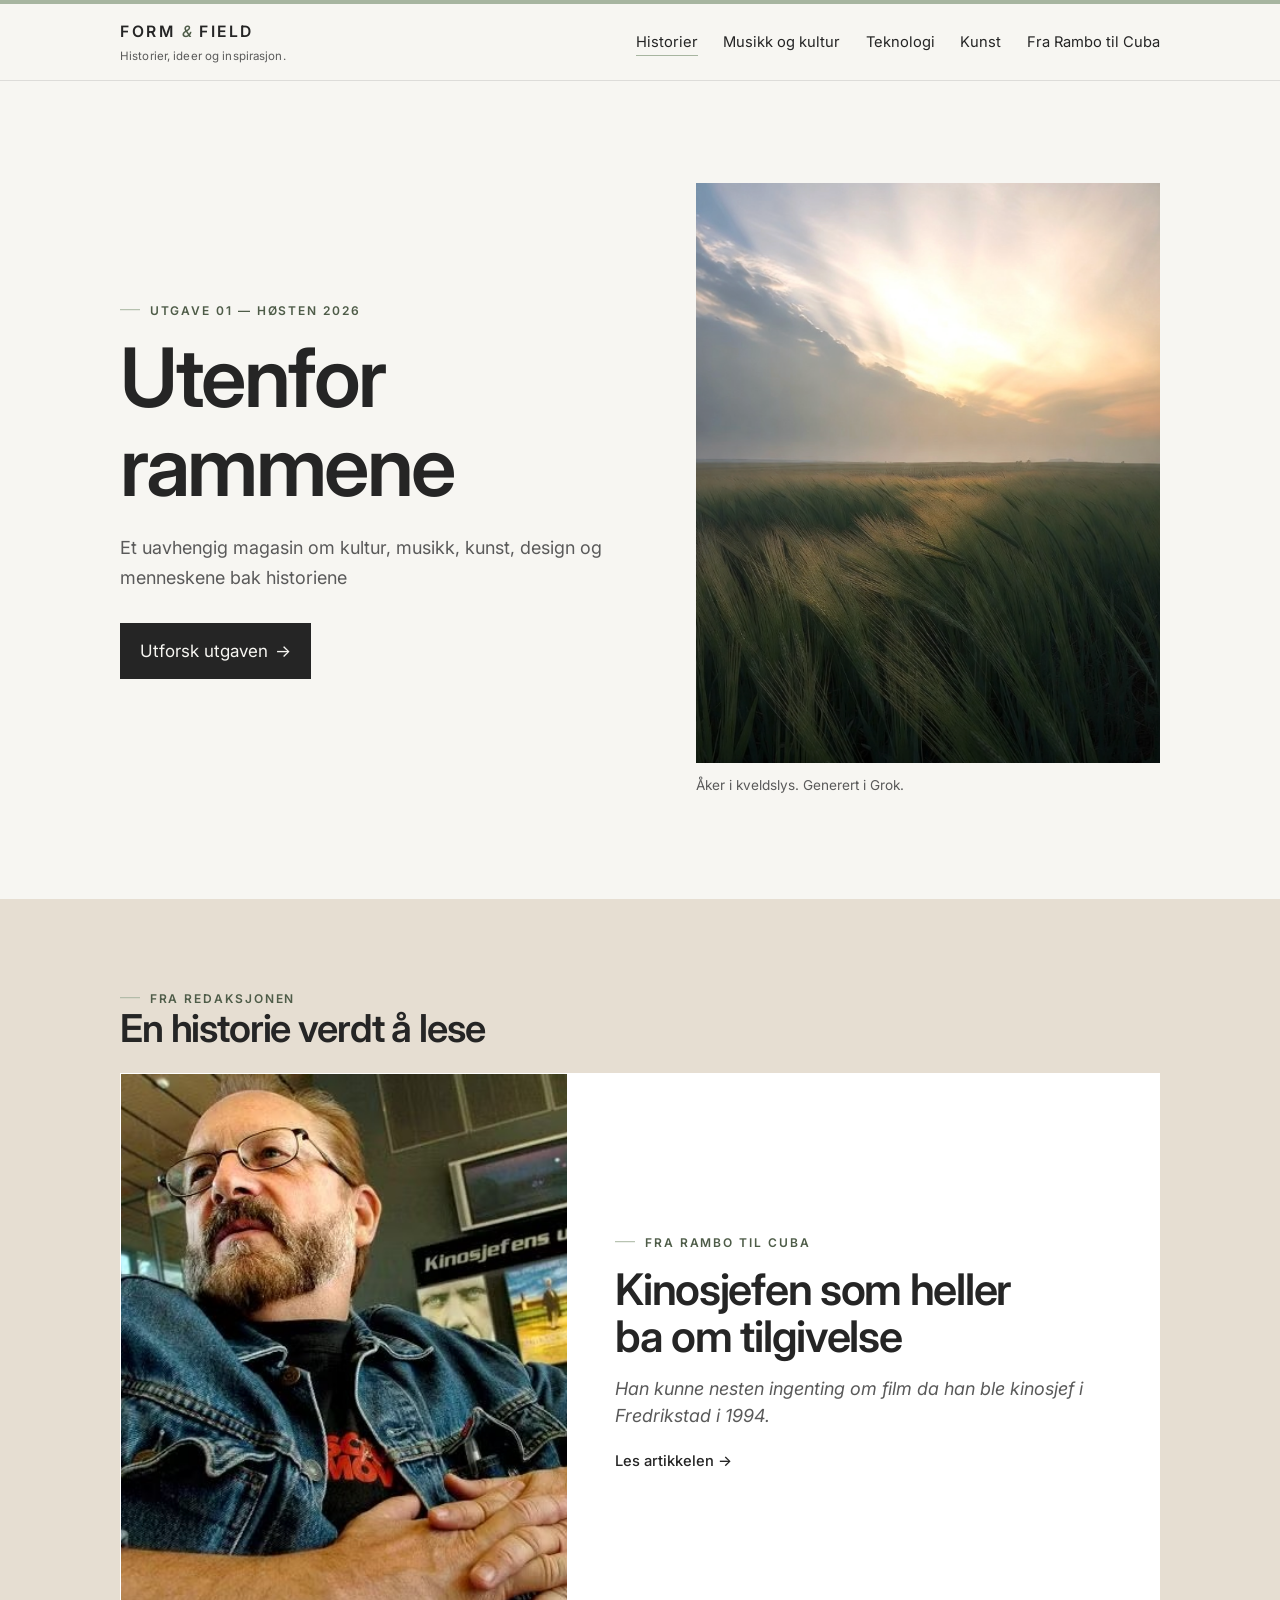
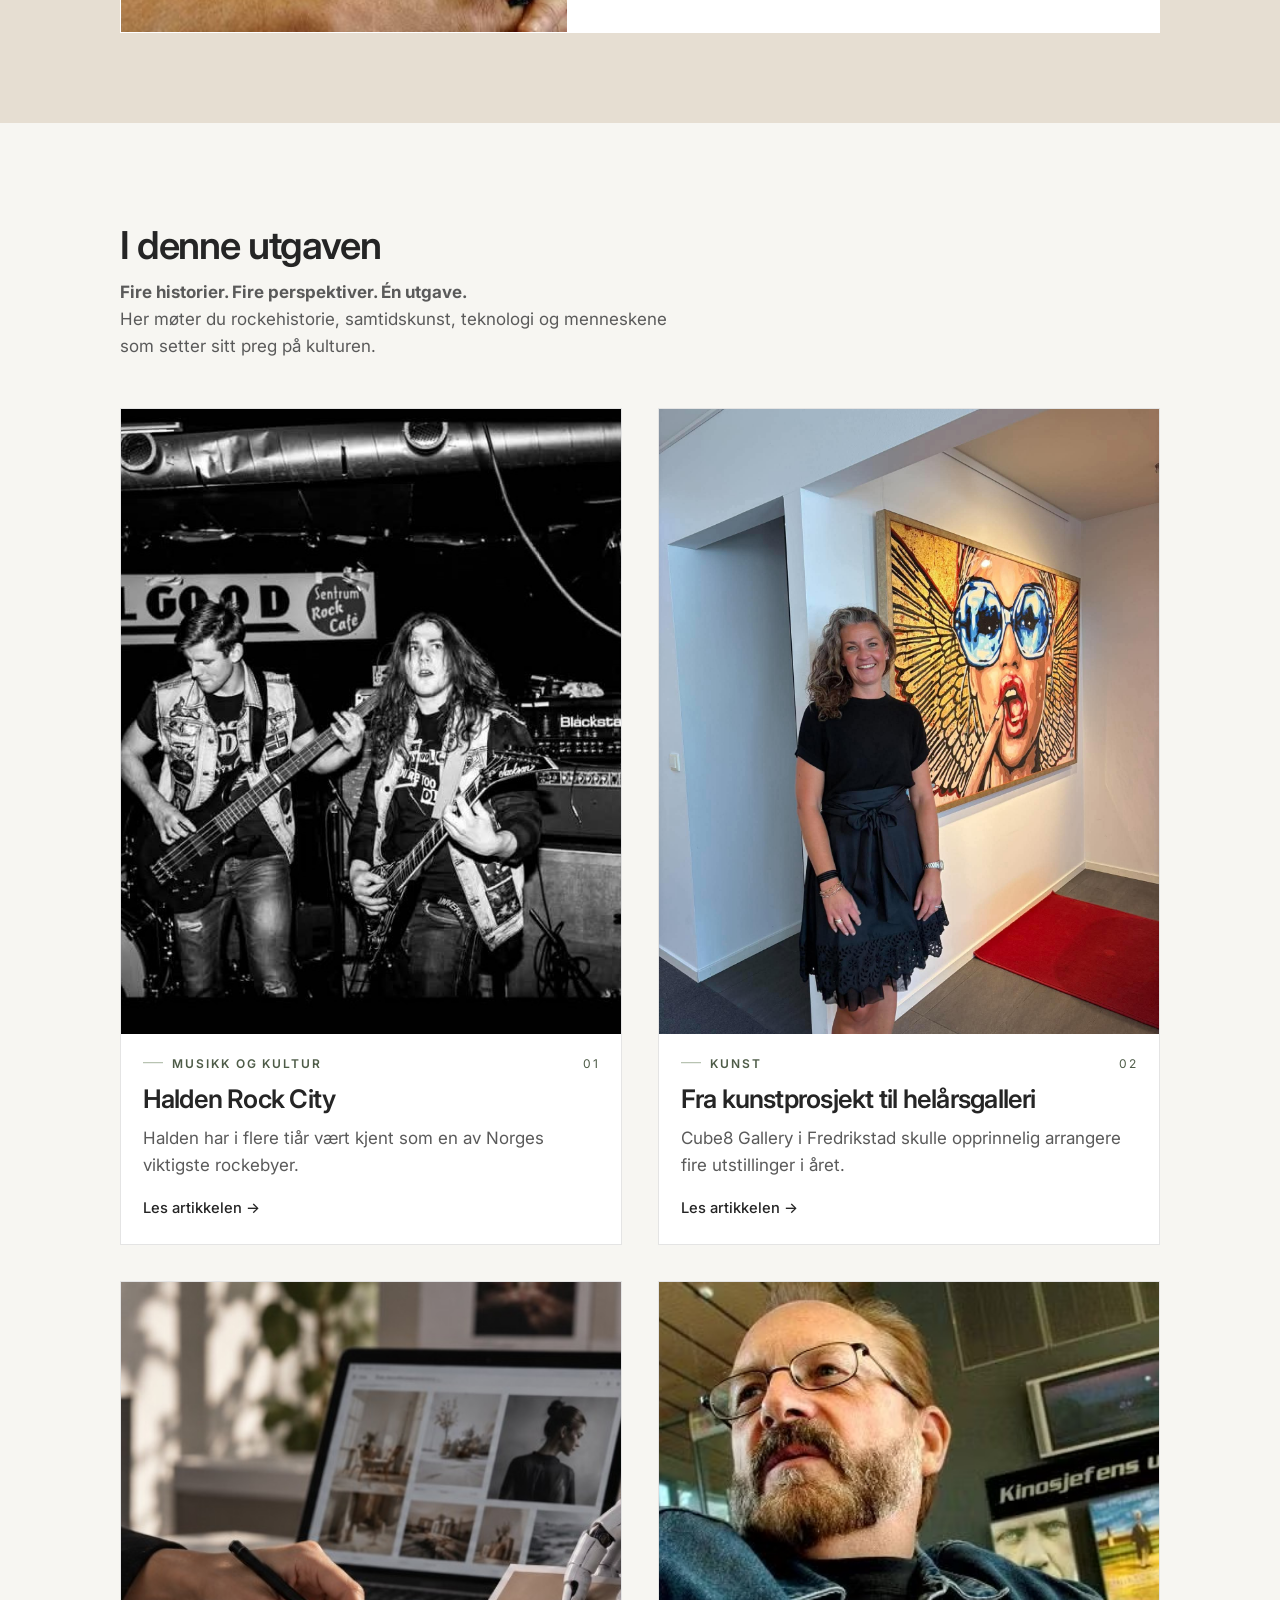
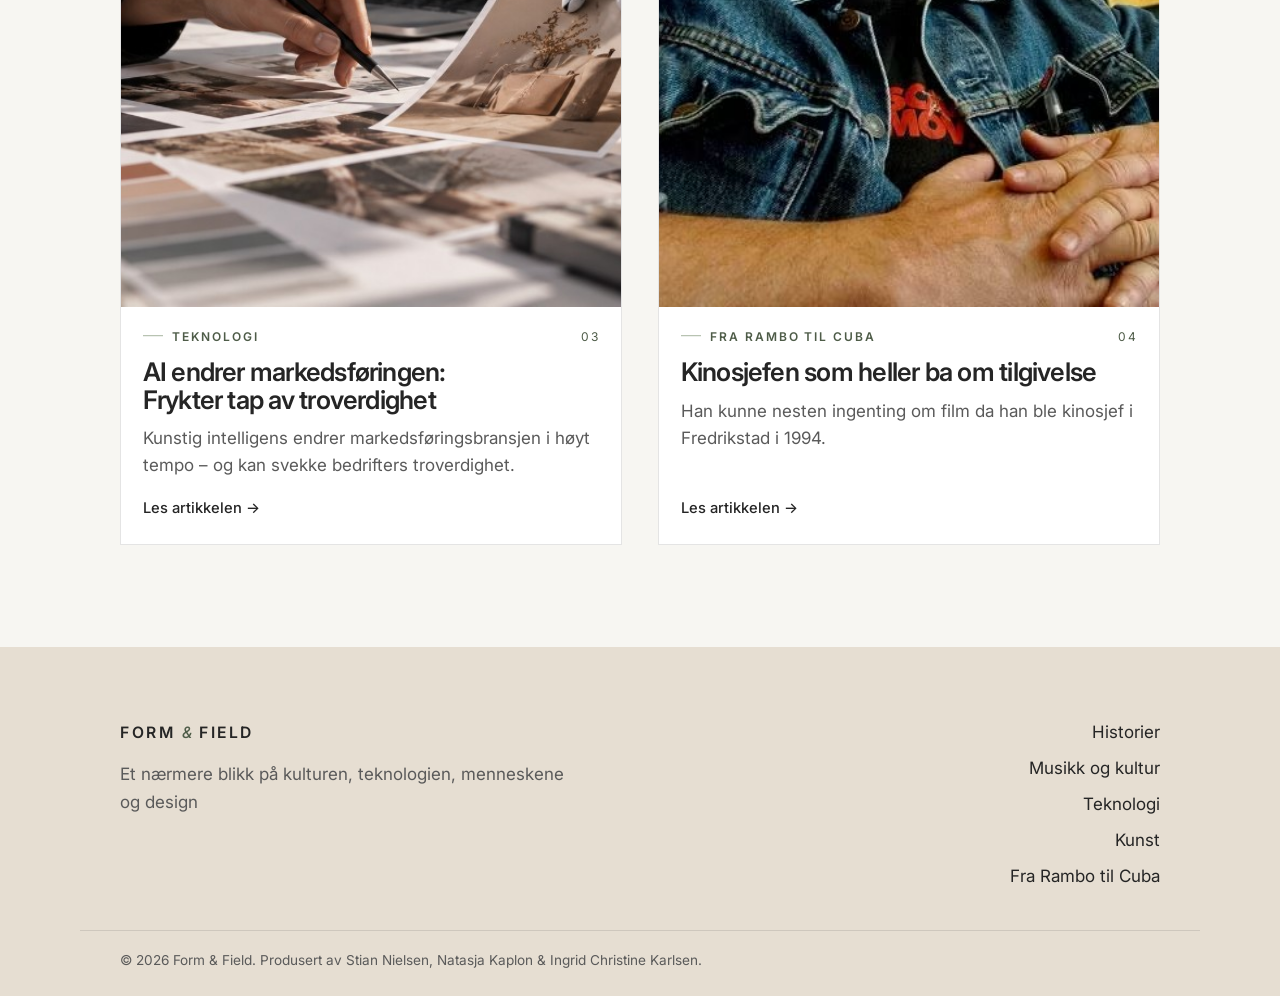
<file: index.html>
<!DOCTYPE html>
<html lang="no">
<head>
  <meta charset="UTF-8">
  <meta name="viewport" content="width=device-width, initial-scale=1">
  <title>Form &amp; Field — Historier, ideer og inspirasjon.</title>
  <meta name="description" content="Form &amp; Field er et uavhengig magasin om kultur, livsstil, design og de stille ideene som finnes i hverdagen.">
  <!-- Lets the mobile menu collapse. Without JavaScript the links stay visible. -->
  <script>document.documentElement.classList.add("js");</script>
  <!-- Inter is the only external file. Offline, the site uses a system sans-serif. -->
  <link rel="preconnect" href="https://fonts.googleapis.com">
  <link rel="preconnect" href="https://fonts.gstatic.com" crossorigin>
  <link href="https://fonts.googleapis.com/css2?family=Inter:ital,wght@0,400;0,500;0,600;0,700;1,400;1,500&display=swap" rel="stylesheet">
  <link rel="stylesheet" href="style.css">
  <link rel="icon" href="images/favicon.svg" type="image/svg+xml">
</head>
<body>
  <a class="skip-link" href="#main">Skip to content</a>

  <header class="site-header">
    <div class="container header-inner">
      <a class="logo" href="index.html" aria-label="Form &amp; Field, home">
        <span class="logo-name">Form <span class="logo-amp">&amp;</span> Field</span>
        <span class="logo-tagline">Historier, ideer og inspirasjon.</span>
      </a>

      <button class="nav-toggle" type="button" aria-expanded="false" aria-controls="site-nav">
        <span class="sr-only">Open menu</span>
        <span class="nav-toggle-bar" aria-hidden="true"></span>
      </button>

      <!-- Point these at a new page if you add more stories later. -->
      <nav class="site-nav" id="site-nav" aria-label="Primary">
        <ul>
          <li><a href="#stories" aria-current="page">Historier</a></li>
          <li><a href="articles/article-culture.html">Musikk og kultur</a></li>
          <li><a href="articles/article-lifestyle.html">Teknologi</a></li>
          <li><a href="articles/article-design.html">Kunst</a></li>
          <li><a href="articles/article-inspiration.html">Fra Rambo til Cuba</a></li>
        </ul>
      </nav>
    </div>
  </header>

  <main id="main">
    <section class="hero" aria-labelledby="hero-title">
      <div class="container hero-grid">
        <div class="hero-copy">
          <p class="kicker">Utgave 01 — høsten 2026</p>
          <h1 id="hero-title">Utenfor rammene</h1>
          <p class="hero-intro">Et uavhengig magasin om kultur, musikk, kunst, design og menneskene bak historiene</p>
          <a class="button" href="#stories">Utforsk utgaven <span class="arrow" aria-hidden="true">→</span></a>
        </div>
        <figure class="hero-figure">
          <div class="media">
            <img src="images/hero-field.png" alt="Et grønt kornåkerlandskap i lavt sollys, med lysstråler gjennom skyer. Bildet er generert i Grok." width="598" height="906">
          </div>
          <figcaption>Åker i kveldslys. Generert i Grok.</figcaption>
        </figure>
      </div>
    </section>

    <section class="featured" aria-labelledby="featured-title">
      <div class="container">
        <div class="section-heading">
          <p class="kicker">Fra redaksjonen</p>
          <h2 id="featured-title">En historie verdt å lese</h2>
        </div>

        <!-- The whole feature is one link, same as the cards below. -->
        <a class="feature" href="articles/article-inspiration.html" aria-labelledby="feature-story-title">
          <div class="media">
            <img src="images/olav-fyller-60.jpg" alt="Olav Kjeldsen sitter i kinoen under skiltet «Kinosjefens utvalgte»." width="604" height="480">
          </div>
          <div class="feature-body">
            <p class="kicker">Fra Rambo til Cuba</p>
            <h3 id="feature-story-title">Kinosjefen som heller ba om tilgivelse</h3>
            <p class="dek">Han kunne nesten ingenting om film da han ble kinosjef i Fredrikstad i 1994.</p>
            <span class="read-more">Les artikkelen <span class="arrow" aria-hidden="true">→</span></span>
          </div>
        </a>
      </div>
    </section>

    <section class="stories" id="stories" aria-labelledby="stories-title">
      <div class="container">
        <div class="stories-heading">
          <h2 id="stories-title">I denne utgaven</h2>
          <p class="section-intro"><strong>Fire historier. Fire perspektiver. Én utgave.</strong><br>Her møter du rockehistorie, samtidskunst, teknologi og menneskene som setter sitt preg på kulturen.</p>
        </div>

        <!--
          Each card is a single link, so the whole card is clickable.
          The image alt is empty because the title already names the story.
        -->
        <div class="card-grid">
          <a class="card" href="articles/article-culture.html" aria-labelledby="story-culture-title">
            <div class="media">
              <img src="images/feelgood-halden.jpg" alt="To musikere med bass og gitar på Feelgood Halden. Foto: Espen Rødstrand og Magne Stenbråten." width="944" height="684">
            </div>
            <div class="card-body">
              <p class="card-meta">
                <span class="kicker">Musikk og kultur</span>
                <span class="index" aria-hidden="true">01</span>
              </p>
              <h3 id="story-culture-title">Halden Rock City</h3>
              <p>Halden har i flere tiår vært kjent som en av Norges viktigste rockebyer.</p>
              <span class="read-more">Les artikkelen <span class="arrow" aria-hidden="true">→</span></span>
            </div>
          </a>

          <a class="card" href="articles/article-design.html" aria-labelledby="story-design-title">
            <div class="media">
              <img src="images/Malin.jpeg" alt="Malin Carita Lind, partner og grunnlegger av Cube8 Gallery, står ved et stort maleri." width="1536" height="2048">
            </div>
            <div class="card-body">
              <p class="card-meta">
                <span class="kicker">Kunst</span>
                <span class="index" aria-hidden="true">02</span>
              </p>
              <h3 id="story-design-title">Fra kunstprosjekt til helårsgalleri</h3>
              <p>Cube8 Gallery i Fredrikstad skulle opprinnelig arrangere fire utstillinger i året.</p>
              <span class="read-more">Les artikkelen <span class="arrow" aria-hidden="true">→</span></span>
            </div>
          </a>

          <a class="card" href="articles/article-lifestyle.html" aria-labelledby="story-lifestyle-title">
            <div class="media">
              <img src="images/menneske-og-ai.jpg" alt="En menneskehånd og en robotarm jobber sammen over et bord med bilder og fargeprøver." width="1024" height="576">
            </div>
            <div class="card-body">
              <p class="card-meta">
                <span class="kicker">Teknologi</span>
                <span class="index" aria-hidden="true">03</span>
              </p>
              <h3 id="story-lifestyle-title">AI endrer markedsføringen: Frykter tap av troverdighet</h3>
              <p>Kunstig intelligens endrer markedsføringsbransjen i høyt tempo – og kan svekke bedrifters troverdighet.</p>
              <span class="read-more">Les artikkelen <span class="arrow" aria-hidden="true">→</span></span>
            </div>
          </a>

          <a class="card" href="articles/article-inspiration.html" aria-labelledby="story-inspiration-title">
            <div class="media">
              <img src="images/olav-fyller-60.jpg" alt="Olav Kjeldsen sitter i kinoen under skiltet «Kinosjefens utvalgte»." width="604" height="480">
            </div>
            <div class="card-body">
              <p class="card-meta">
                <span class="kicker">Fra Rambo til Cuba</span>
                <span class="index" aria-hidden="true">04</span>
              </p>
              <h3 id="story-inspiration-title">Kinosjefen som heller ba om tilgivelse</h3>
              <p>Han kunne nesten ingenting om film da han ble kinosjef i Fredrikstad i 1994.</p>
              <span class="read-more">Les artikkelen <span class="arrow" aria-hidden="true">→</span></span>
            </div>
          </a>
        </div>
      </div>
    </section>
  </main>

  <footer class="site-footer">
    <div class="container footer-grid">
      <div>
        <a class="logo" href="index.html" aria-label="Form &amp; Field, home">
          <span class="logo-name">Form <span class="logo-amp">&amp;</span> Field</span>
        </a>
        <p class="footer-text">Et nærmere blikk på kulturen, teknologien, menneskene og design</p>
      </div>
      <nav class="footer-nav" aria-label="Footer">
        <ul>
          <li><a href="#stories">Historier</a></li>
          <li><a href="articles/article-culture.html">Musikk og kultur</a></li>
          <li><a href="articles/article-lifestyle.html">Teknologi</a></li>
          <li><a href="articles/article-design.html">Kunst</a></li>
          <li><a href="articles/article-inspiration.html">Fra Rambo til Cuba</a></li>
        </ul>
      </nav>
    </div>
    <div class="container footer-bottom">
      <p>&copy; <span data-year>2026</span> Form &amp; Field. Produsert av Stian Nielsen, Natasja Kaplon &amp; Ingrid Christine Karlsen.</p>
    </div>
  </footer>

  <script src="script.js"></script>
</body>
</html>
</file>
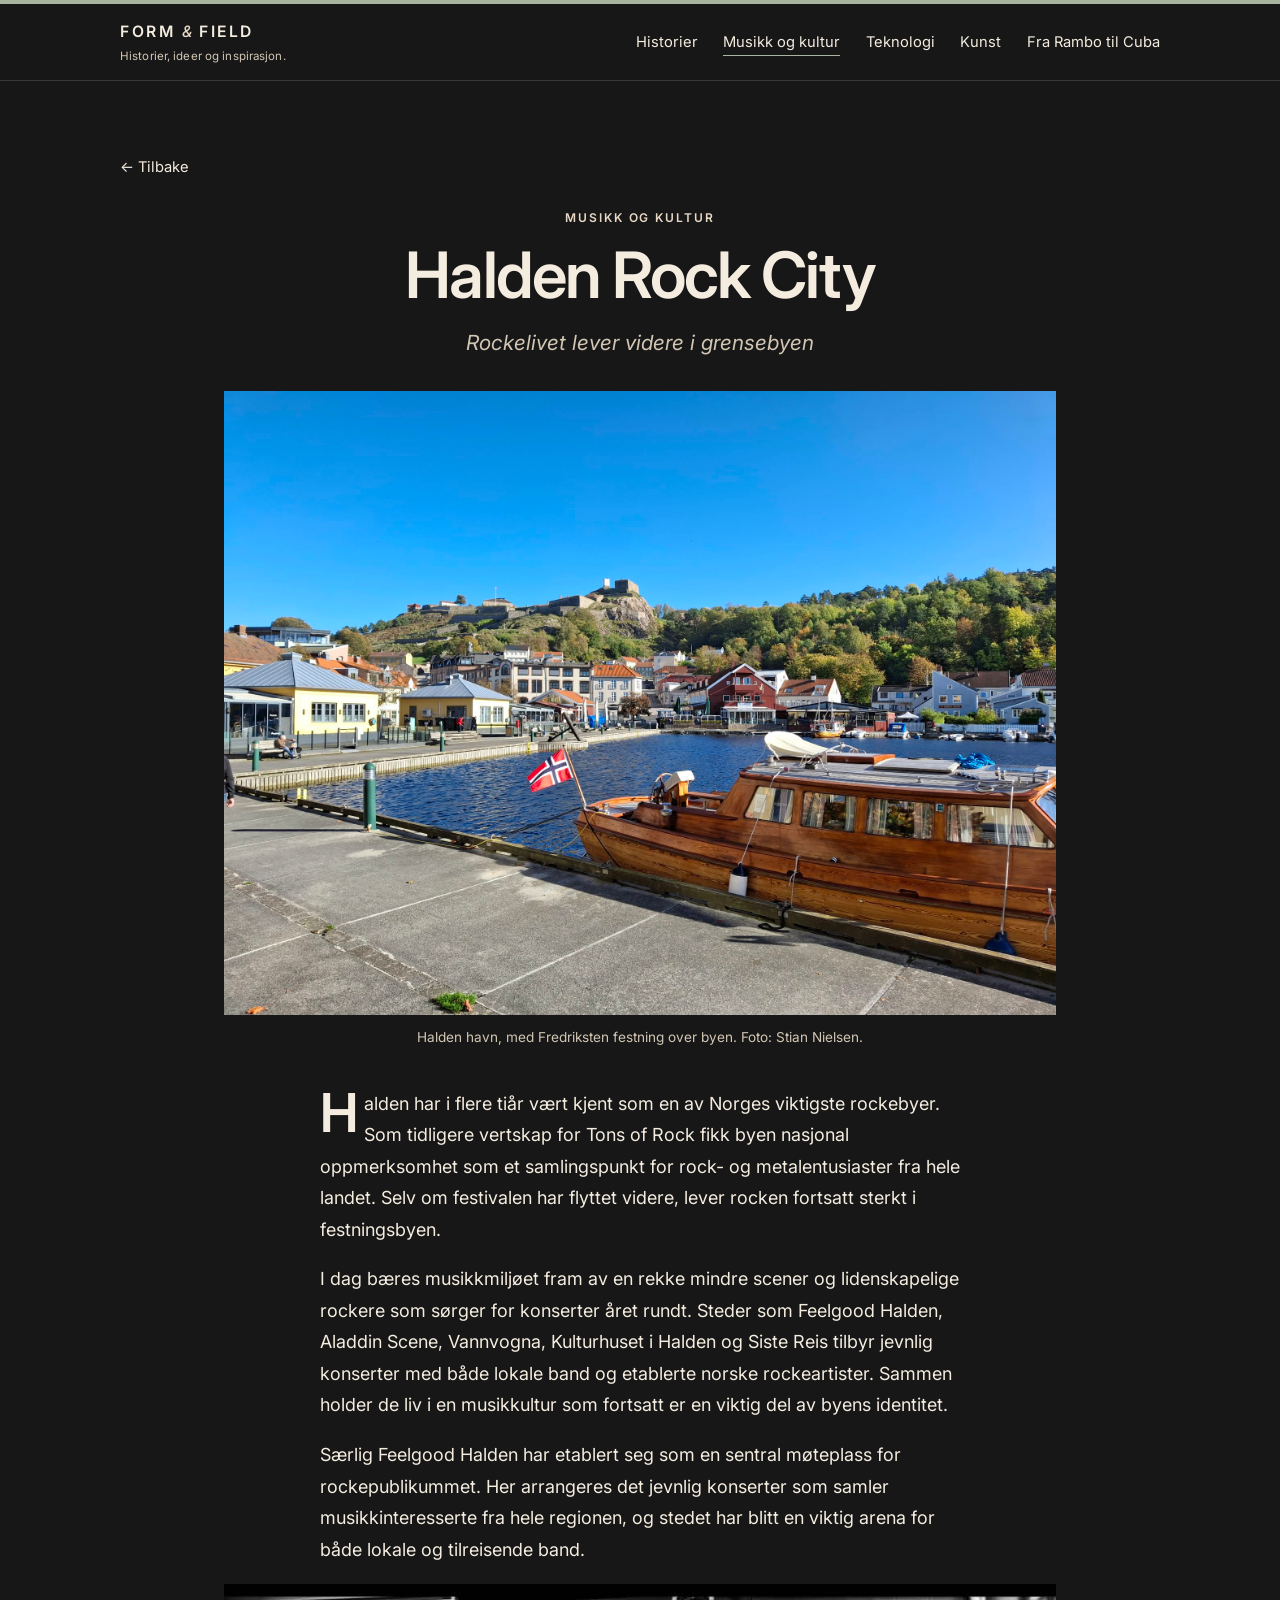
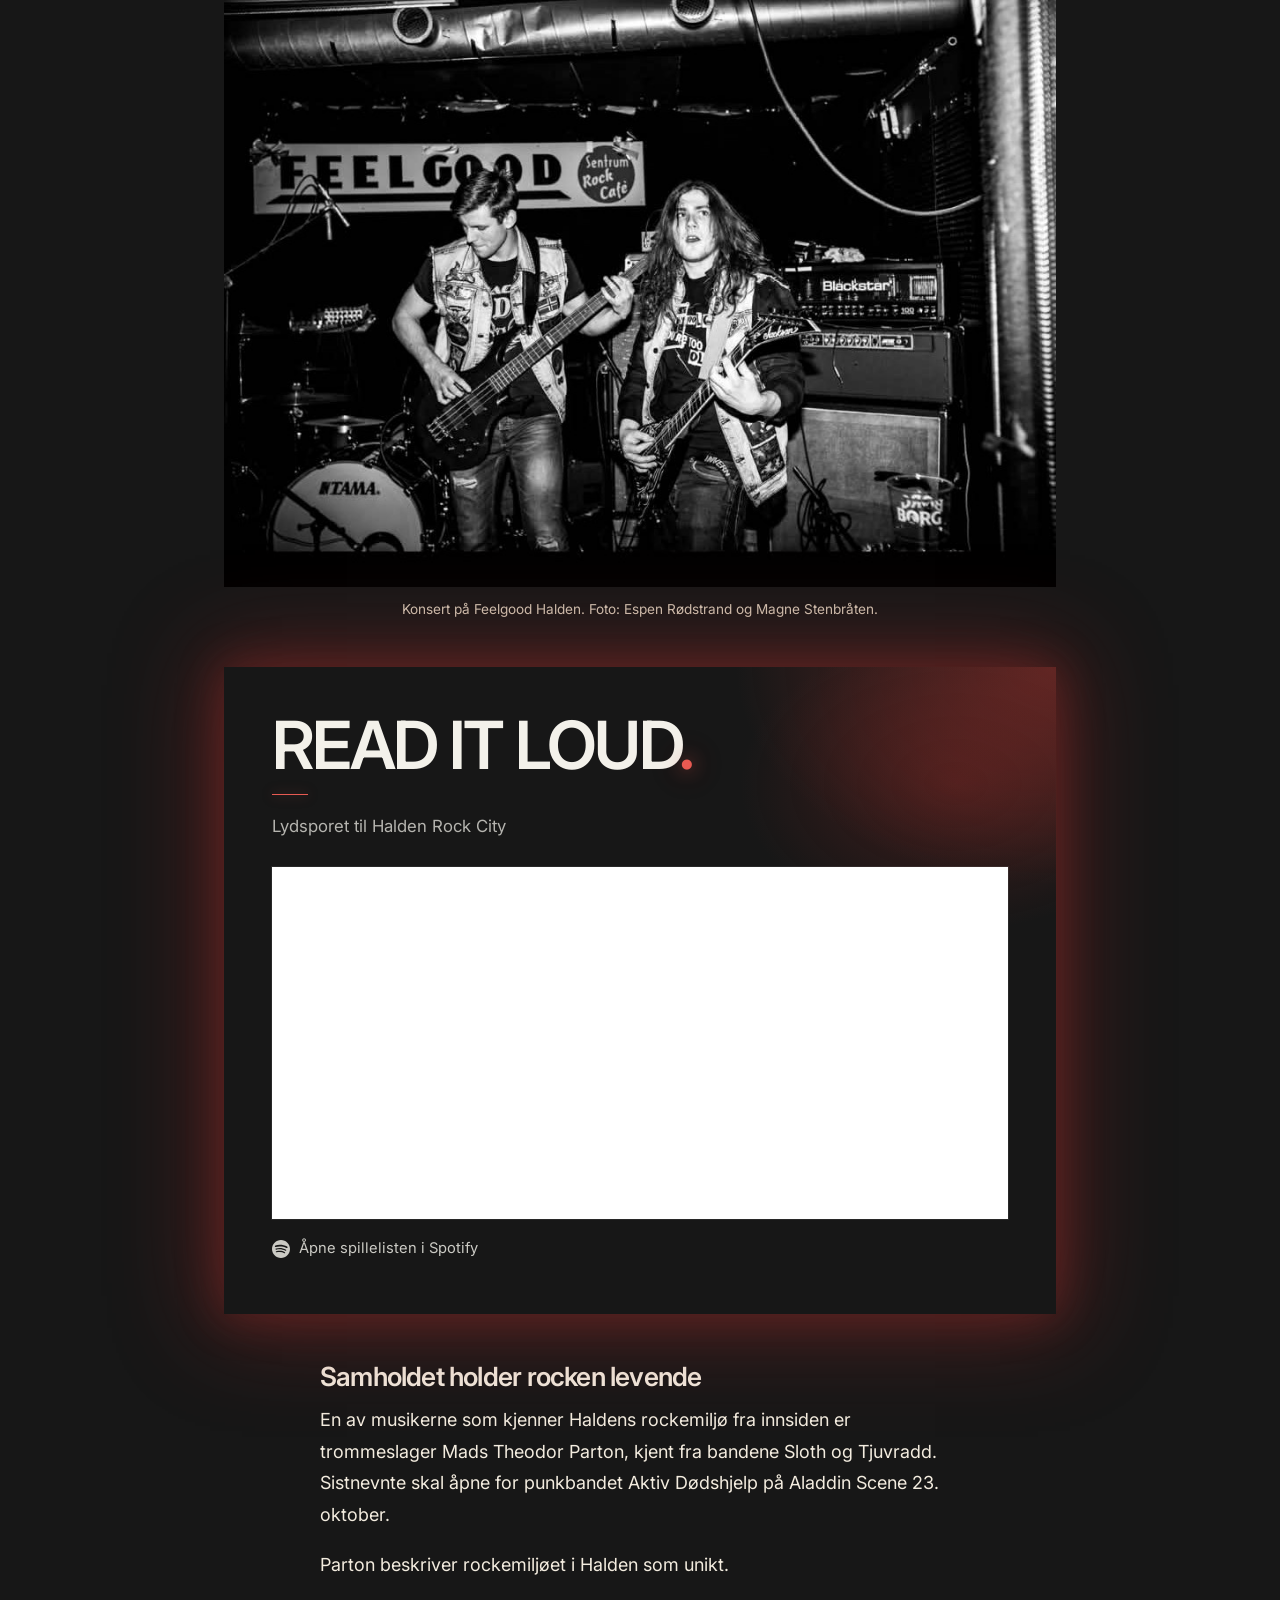
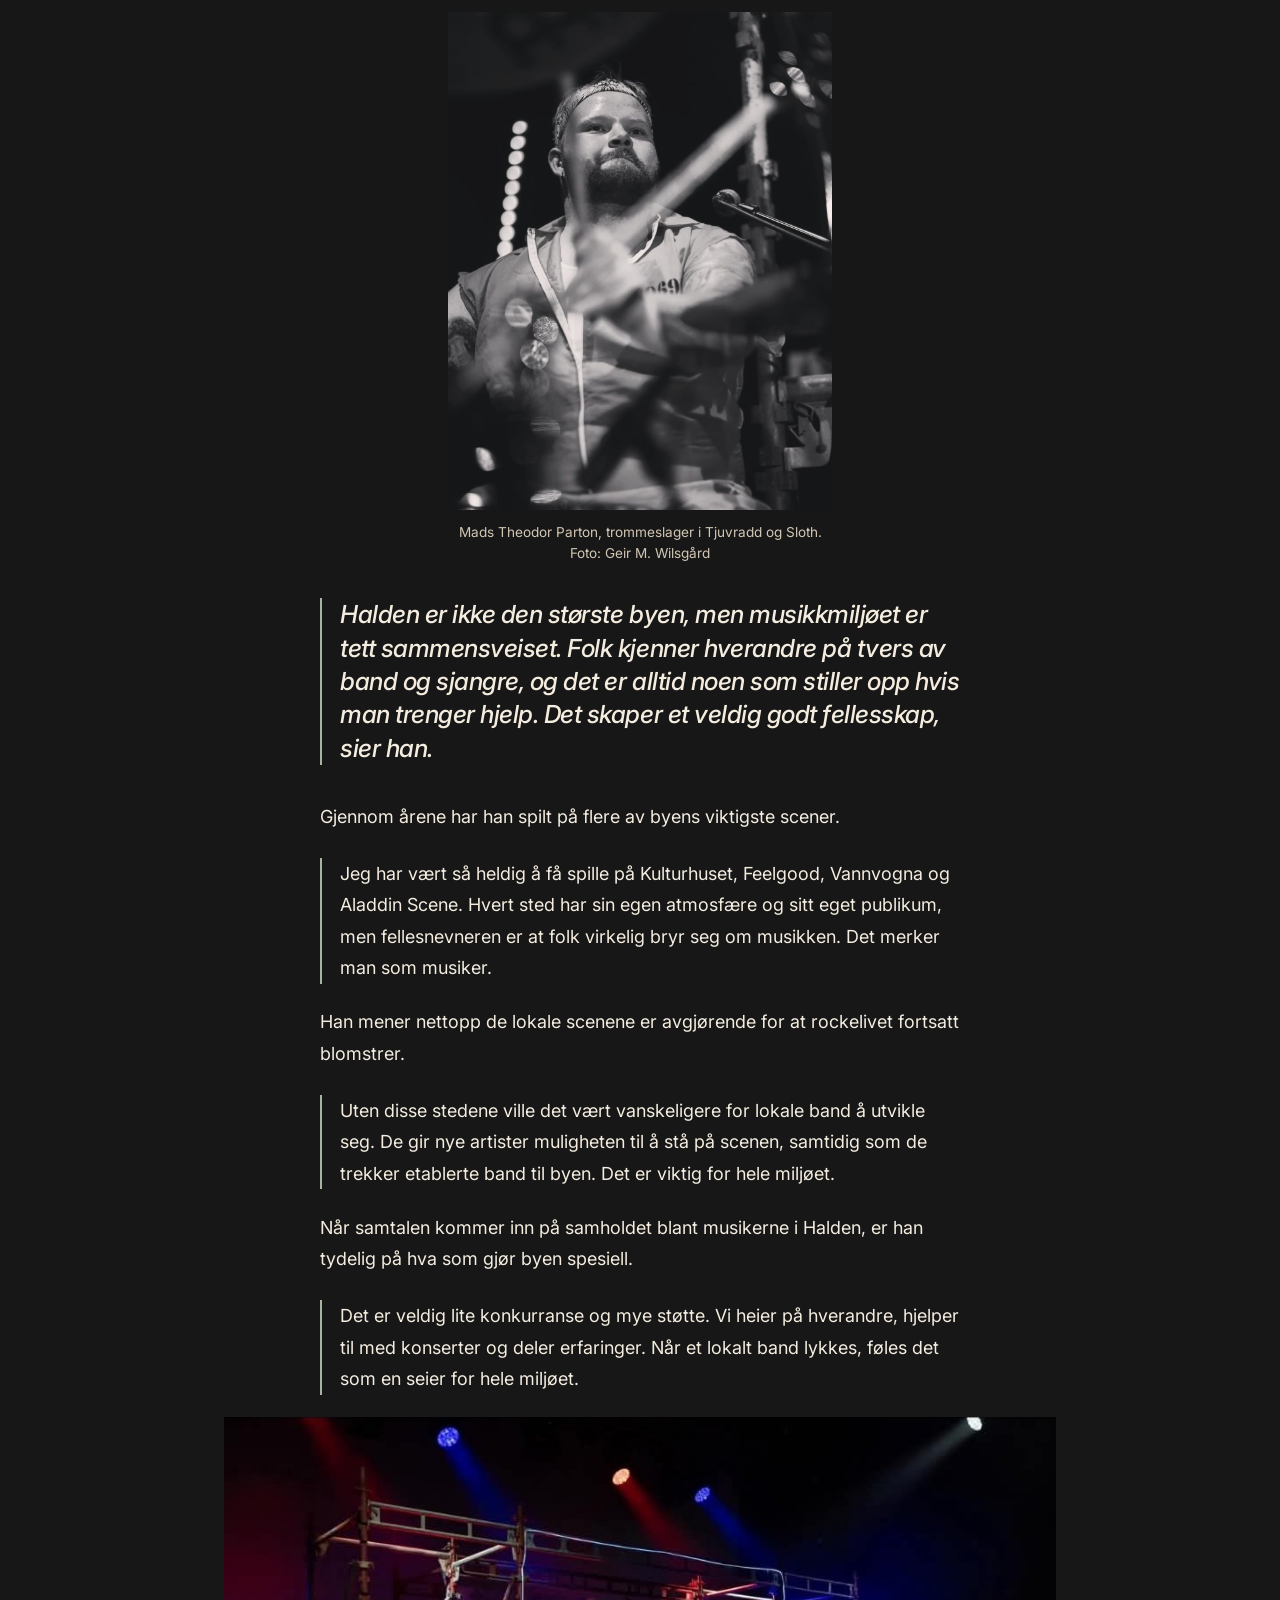
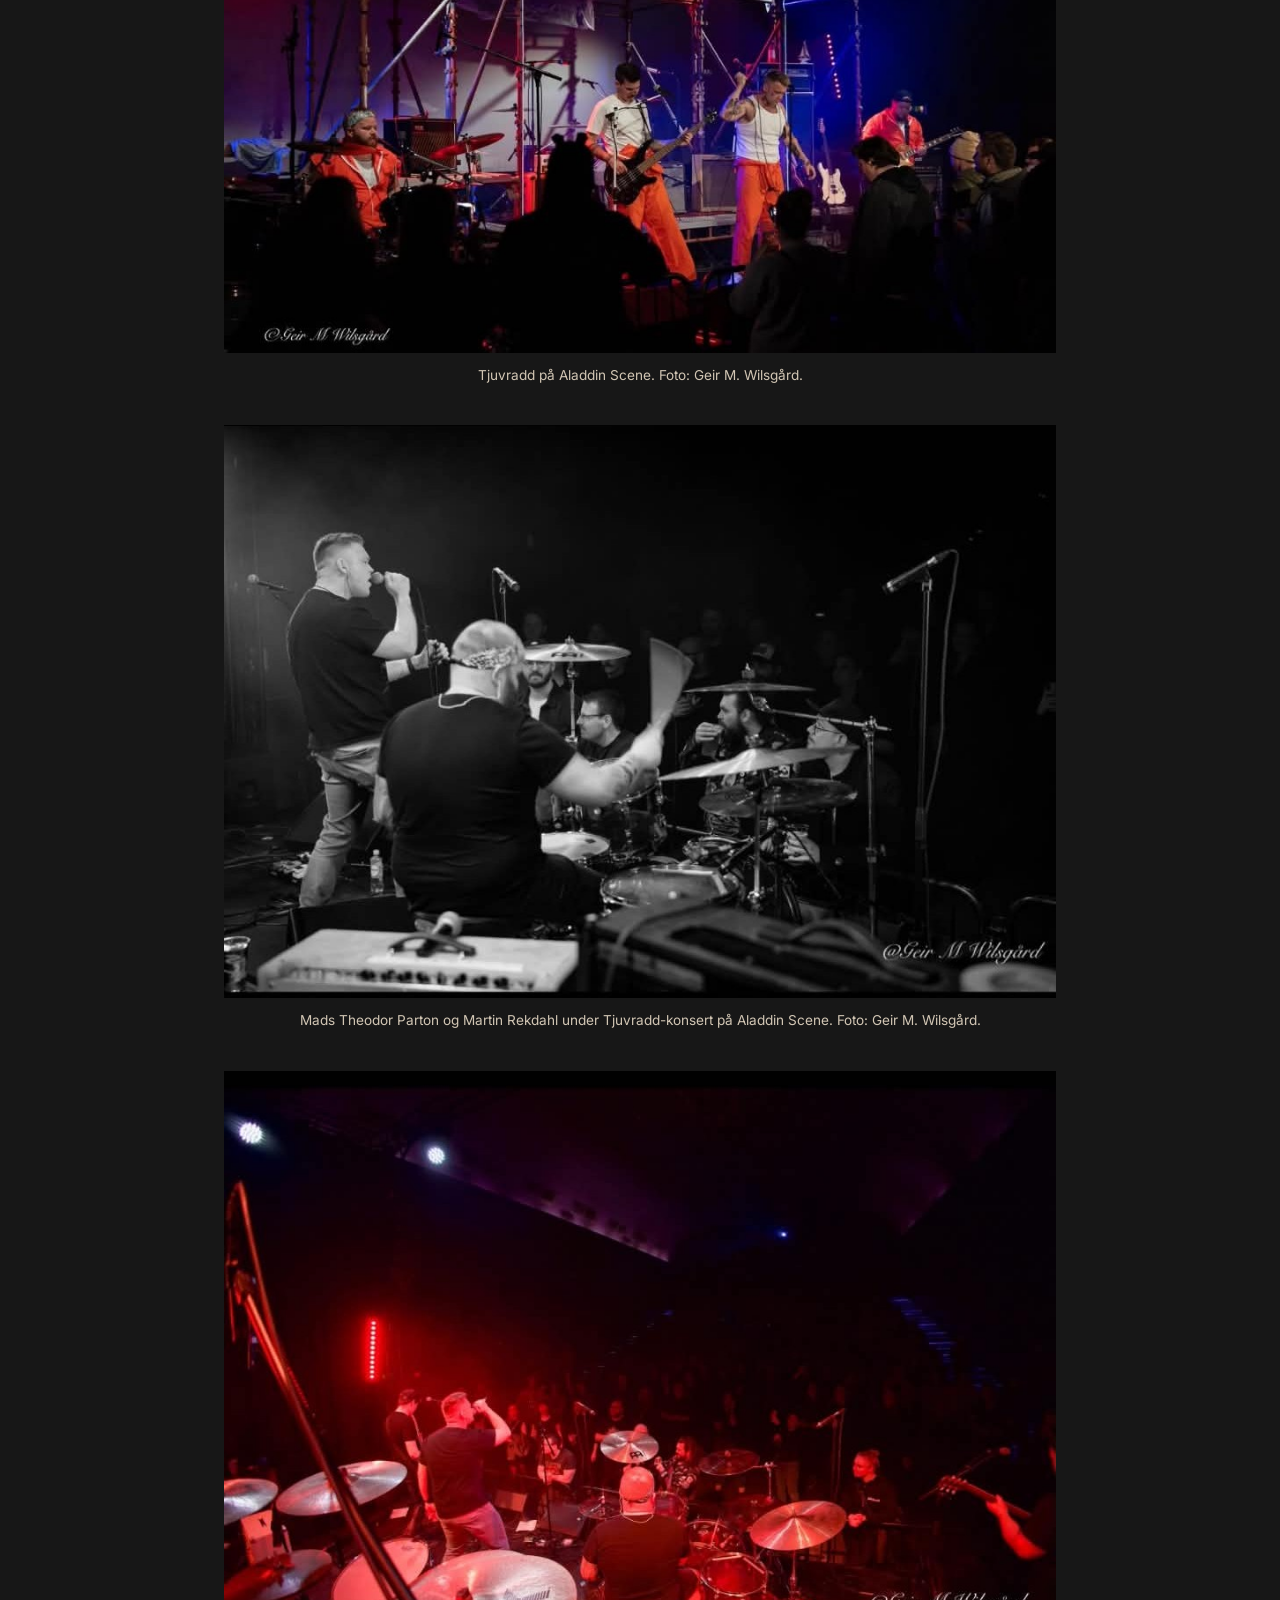
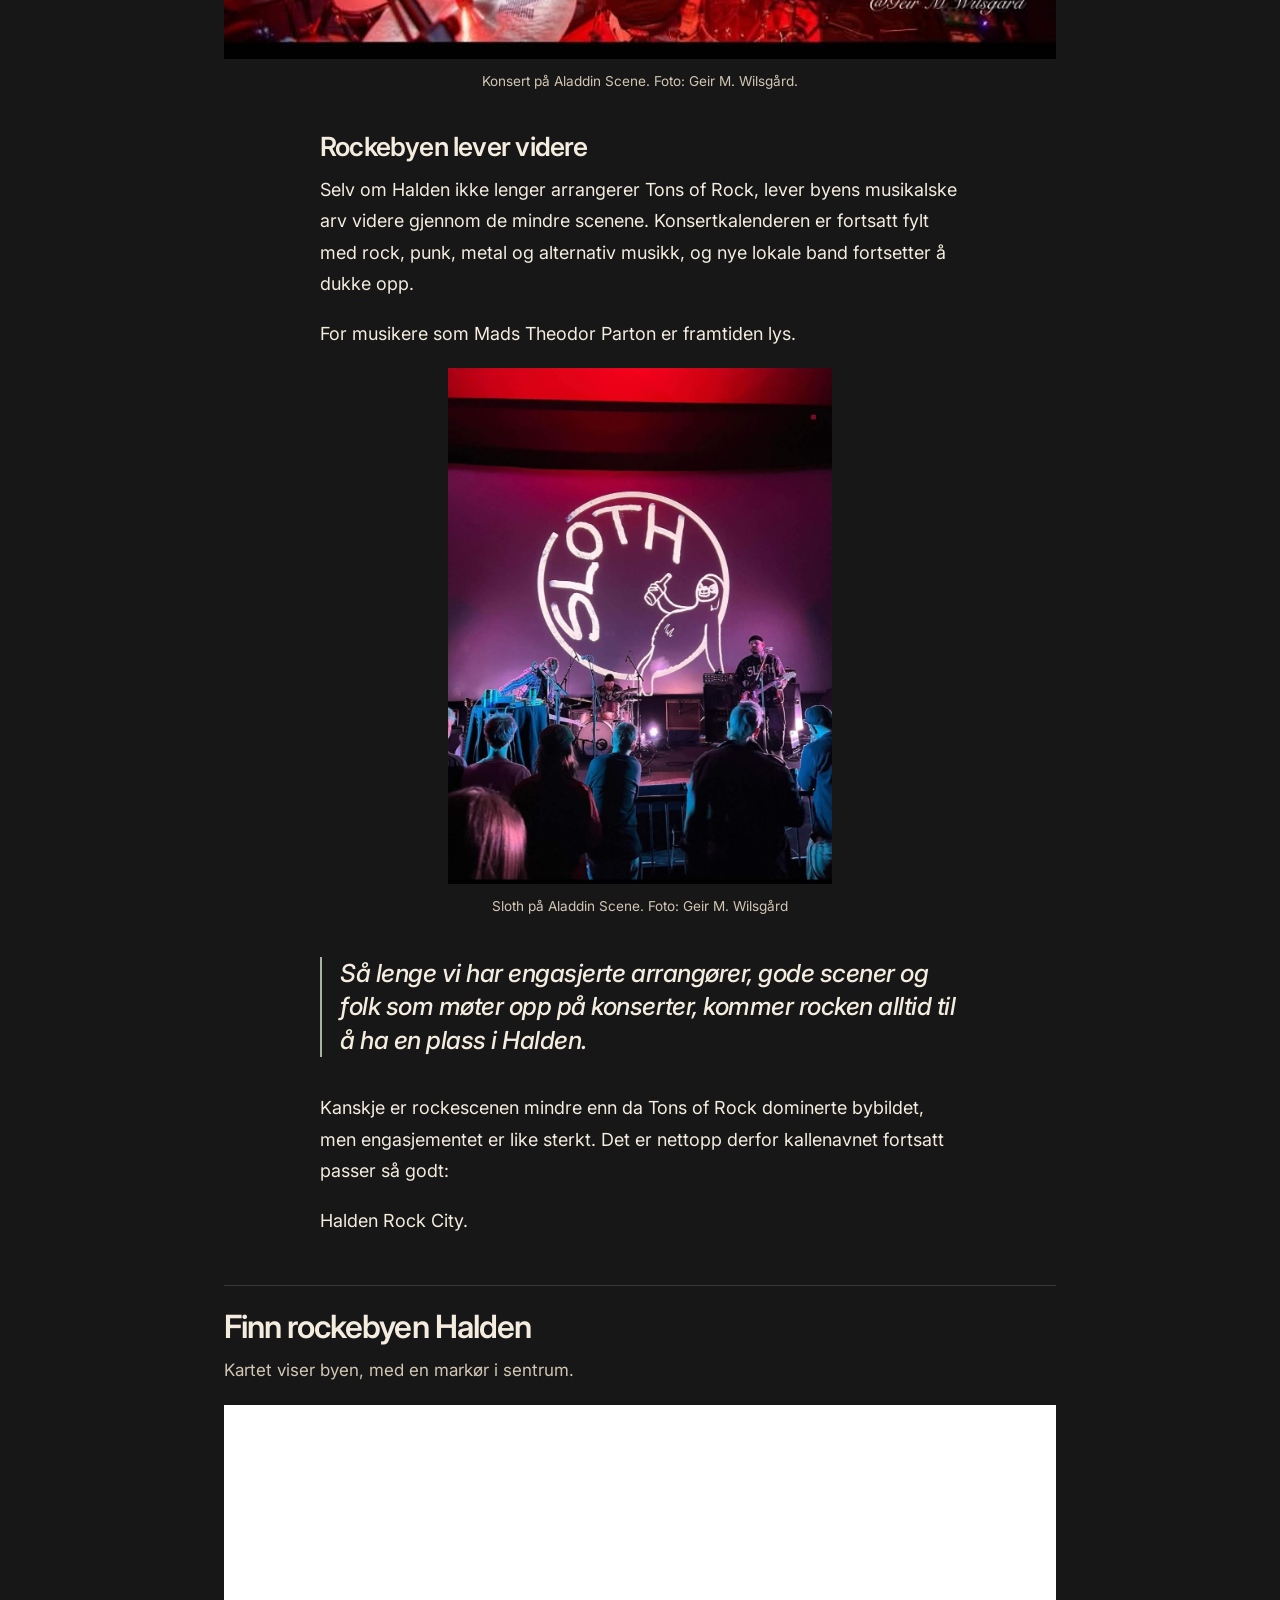
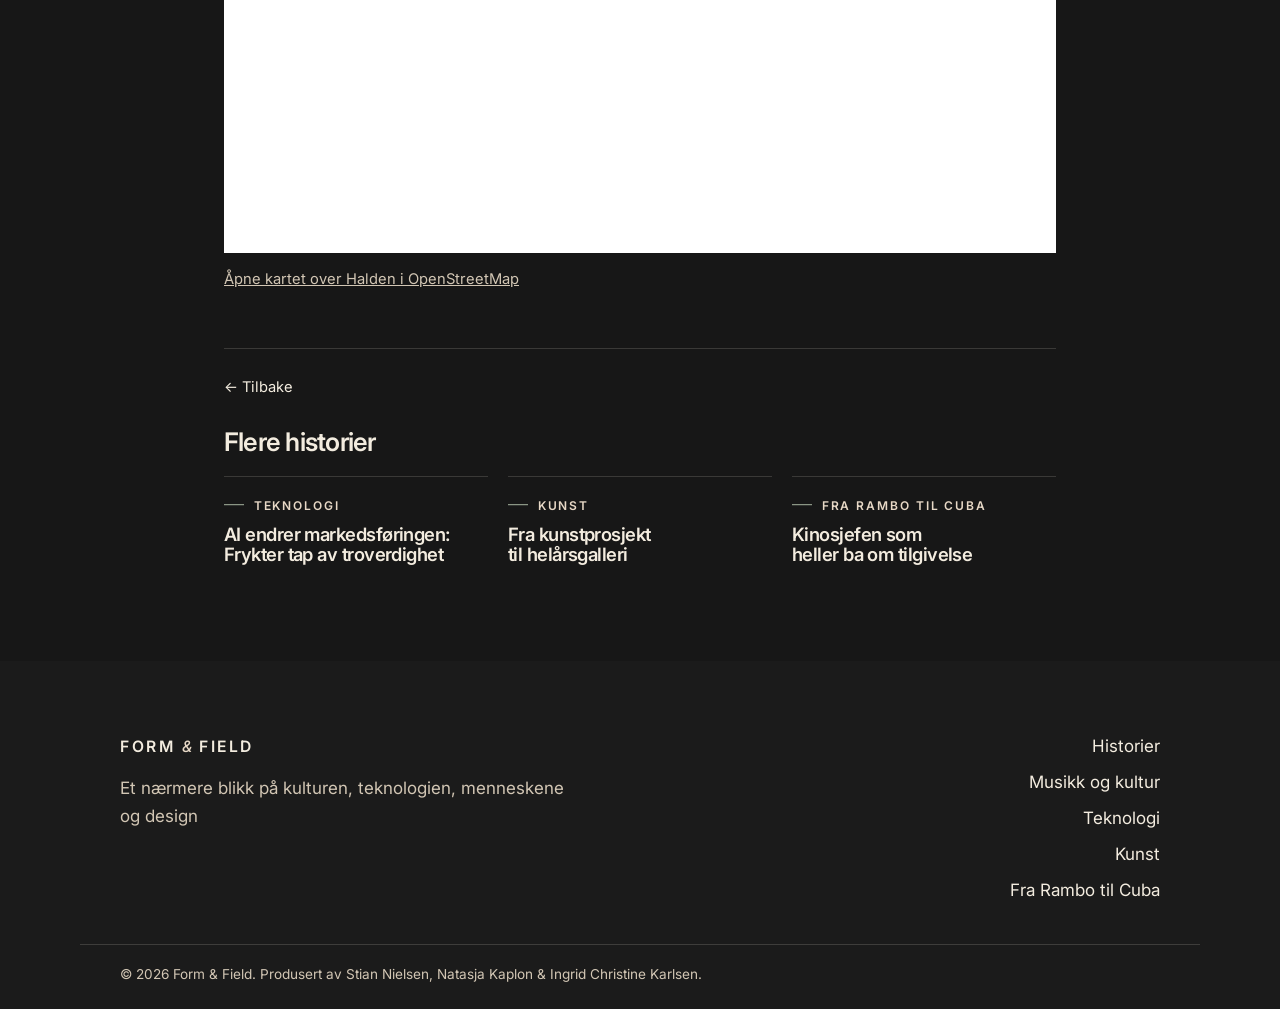
<file: articles/article-culture.html>
<!DOCTYPE html>
<html lang="en">
<head>
  <meta charset="UTF-8">
  <meta name="viewport" content="width=device-width, initial-scale=1">
  <title>Halden Rock City — Form &amp; Field</title>
  <meta name="description" content="Rockelivet lever videre i grensebyen. Halden har i flere tiår vært kjent som en av Norges viktigste rockebyer.">
  <script>document.documentElement.classList.add("js");</script>
  <link rel="preconnect" href="https://fonts.googleapis.com">
  <link rel="preconnect" href="https://fonts.gstatic.com" crossorigin>
  <link href="https://fonts.googleapis.com/css2?family=Inter:ital,wght@0,400;0,500;0,600;0,700;1,400;1,500&display=swap" rel="stylesheet">
  <link rel="stylesheet" href="../style.css">
  <link rel="stylesheet" href="rock-spotlight.css">
  <link rel="icon" href="../images/favicon.svg" type="image/svg+xml">
</head>
<body class="page-rock">
  <a class="skip-link" href="#main">Skip to content</a>

  <header class="site-header">
    <div class="container header-inner">
      <a class="logo" href="../index.html" aria-label="Form &amp; Field, home">
        <span class="logo-name">Form <span class="logo-amp">&amp;</span> Field</span>
        <span class="logo-tagline">Historier, ideer og inspirasjon.</span>
      </a>
      <button class="nav-toggle" type="button" aria-expanded="false" aria-controls="site-nav">
        <span class="sr-only">Open menu</span>
        <span class="nav-toggle-bar" aria-hidden="true"></span>
      </button>
      <nav class="site-nav" id="site-nav" aria-label="Primary">
        <ul>
          <li><a href="../index.html#stories">Historier</a></li>
          <li><a href="article-culture.html" aria-current="page">Musikk og kultur</a></li>
          <li><a href="article-lifestyle.html">Teknologi</a></li>
          <li><a href="article-design.html">Kunst</a></li>
          <li><a href="article-inspiration.html">Fra Rambo til Cuba</a></li>
        </ul>
      </nav>
    </div>
  </header>

  <main id="main">
    <!-- Article text is kept from Halden Rock City artikkel.docx. -->
    <article class="article-wrap" lang="no">
      <div class="container">
        <p class="back-link"><a href="../index.html#stories"><span aria-hidden="true">← </span>Tilbake</a></p>

        <header class="article-header">
          <p class="kicker">Musikk og kultur</p>
          <h1>Halden Rock City</h1>
          <p class="dek">Rockelivet lever videre i grensebyen</p>
        </header>

        <figure class="article-photo">
          <img src="../images/halden-havn.jpg" alt="Halden havn en solrik dag, med trehus langs vannet, en trebåt med norsk flagg og Fredriksten festning på høyden over byen." width="2048" height="1536">
          <figcaption>Halden havn, med Fredriksten festning over byen. Foto: Stian Nielsen.</figcaption>
        </figure>

        <div class="article-body">
          <p class="lead">Halden har i flere tiår vært kjent som en av Norges viktigste rockebyer. Som tidligere vertskap for Tons of Rock fikk byen nasjonal oppmerksomhet som et samlingspunkt for rock- og metalentusiaster fra hele landet. Selv om festivalen har flyttet videre, lever rocken fortsatt sterkt i festningsbyen.</p>
          <p>I dag bæres musikkmiljøet fram av en rekke mindre scener og lidenskapelige rockere som sørger for konserter året rundt. Steder som Feelgood Halden, Aladdin Scene, Vannvogna, Kulturhuset i Halden og Siste Reis tilbyr jevnlig konserter med både lokale band og etablerte norske rockeartister. Sammen holder de liv i en musikkultur som fortsatt er en viktig del av byens identitet.</p>
          <p>Særlig Feelgood Halden har etablert seg som en sentral møteplass for rockepublikummet. Her arrangeres det jevnlig konserter som samler musikkinteresserte fra hele regionen, og stedet har blitt en viktig arena for både lokale og tilreisende band.</p>
        </div>

        <figure class="article-photo">
          <img src="../images/feelgood-halden.jpg" alt="To musikere med bass og gitar spiller foran et Feelgood-skilt på en liten rockescene, med trommesett og forsterkere rundt seg." width="944" height="684">
          <figcaption>Konsert på Feelgood Halden. Foto: Espen Rødstrand og Magne Stenbråten.</figcaption>
        </figure>

        <section class="soundtrack" aria-labelledby="soundtrack-title">
          <h2 id="soundtrack-title">READ IT LOUD<span class="soundtrack-mark">.</span></h2>
          <p class="soundtrack-intro">Lydsporet til Halden Rock City</p>
          <div class="soundtrack-player">
            <iframe title="Spotify-spilleliste med lydsporet til Halden Rock City" src="https://open.spotify.com/embed/playlist/47oUfQrJhoDEJPnuhmH4nj?theme=0" width="100%" height="352" loading="lazy" allow="autoplay; clipboard-write; encrypted-media; fullscreen; picture-in-picture" allowfullscreen></iframe>
          </div>
          <p class="soundtrack-out">
            <a href="https://open.spotify.com/playlist/47oUfQrJhoDEJPnuhmH4nj" target="_blank" rel="noopener noreferrer">
              <svg class="soundtrack-logo" viewBox="0 0 24 24" width="18" height="18" aria-hidden="true" focusable="false">
                <path fill="currentColor" d="M12 0C5.4 0 0 5.4 0 12s5.4 12 12 12 12-5.4 12-12S18.66 0 12 0zm5.521 17.34c-.24.359-.66.48-1.021.24-2.82-1.74-6.36-2.101-10.561-1.141-.418.122-.779-.179-.899-.539-.12-.421.18-.78.54-.9 4.56-1.021 8.52-.6 11.64 1.32.42.18.479.659.301 1.02zm1.44-3.3c-.301.42-.841.6-1.262.3-3.239-1.98-8.159-2.58-11.939-1.38-.479.12-1.02-.12-1.14-.6-.12-.48.12-1.021.6-1.141C9.6 9.9 15 10.561 18.72 12.84c.361.181.54.78.241 1.2zm.12-3.36C15.24 8.4 8.82 8.16 5.16 9.301c-.6.179-1.2-.181-1.38-.721-.18-.601.18-1.2.72-1.381 4.26-1.26 11.28-1.02 15.721 1.621.539.3.719 1.02.419 1.56-.299.421-1.02.599-1.559.3z"/>
              </svg>
              Åpne spillelisten i Spotify
            </a>
          </p>
        </section>

        <div class="article-body">
          <h2>Samholdet holder rocken levende</h2>
          <p>En av musikerne som kjenner Haldens rockemiljø fra innsiden er trommeslager Mads Theodor Parton, kjent fra bandene Sloth og Tjuvradd. Sistnevnte skal åpne for punkbandet Aktiv Dødshjelp på Aladdin Scene 23. oktober.</p>
          <p>Parton beskriver rockemiljøet i Halden som unikt.</p>

          <figure class="article-photo article-photo-portrait">
            <img src="../images/foto%20av%20Mads%20Theodor%20Parton%20trommis%20for%20Tjuvradd%20og%20Sloth.png" alt="Mads Theodor Parton med bandana og skjegg sitter bak trommene og ser opp, med en trommestikke i forgrunnen." width="584" height="757">
            <figcaption>Mads Theodor Parton, trommeslager i Tjuvradd og Sloth. Foto: Geir M. Wilsgård</figcaption>
          </figure>

          <blockquote class="pull-quote">
            <p>Halden er ikke den største byen, men musikkmiljøet er tett sammensveiset. Folk kjenner hverandre på tvers av band og sjangre, og det er alltid noen som stiller opp hvis man trenger hjelp. Det skaper et veldig godt fellesskap, sier han.</p>
          </blockquote>

          <p>Gjennom årene har han spilt på flere av byens viktigste scener.</p>

          <blockquote>
            <p>Jeg har vært så heldig å få spille på Kulturhuset, Feelgood, Vannvogna og Aladdin Scene. Hvert sted har sin egen atmosfære og sitt eget publikum, men fellesnevneren er at folk virkelig bryr seg om musikken. Det merker man som musiker.</p>
          </blockquote>

          <p>Han mener nettopp de lokale scenene er avgjørende for at rockelivet fortsatt blomstrer.</p>

          <blockquote>
            <p>Uten disse stedene ville det vært vanskeligere for lokale band å utvikle seg. De gir nye artister muligheten til å stå på scenen, samtidig som de trekker etablerte band til byen. Det er viktig for hele miljøet.</p>
          </blockquote>

          <p>Når samtalen kommer inn på samholdet blant musikerne i Halden, er han tydelig på hva som gjør byen spesiell.</p>

          <blockquote>
            <p>Det er veldig lite konkurranse og mye støtte. Vi heier på hverandre, hjelper til med konserter og deler erfaringer. Når et lokalt band lykkes, føles det som en seier for hele miljøet.</p>
          </blockquote>
        </div>

        <figure class="article-photo">
          <img src="../images/bilde%20fra%20aladdin%20scene%20Tjuvradd%20konsert.jpg" alt="Bandet Tjuvradd på scenen i oransje klær, med trommer, bass og gitar, sett fra publikum under rødt og blått lys." width="944" height="608">
          <figcaption>Tjuvradd på Aladdin Scene. Foto: Geir M. Wilsgård.</figcaption>
        </figure>

        <figure class="article-photo">
          <img src="../images/Tjuvradd%20konsert%20aladdin%20scene%20bilde%20av%20Mads%20Theodor%20Parton%20og%20Martin%20Rekdahl.jpg" alt="Mads Theodor Parton spiller trommer mens en vokalist synger, under en Tjuvradd-konsert på Aladdin Scene." width="944" height="650">
          <figcaption>Mads Theodor Parton og Martin Rekdahl under Tjuvradd-konsert på Aladdin Scene. Foto: Geir M. Wilsgård.</figcaption>
        </figure>

        <figure class="article-photo">
          <img src="../images/Tjuvradd%20konsert%20Aladdin%20scene.jpg" alt="Et band spiller for et publikum på en mørk scene badet i rødt og blått lys, sett fra siden av trommesettet." width="944" height="668">
          <figcaption>Konsert på Aladdin Scene. Foto: Geir M. Wilsgård.</figcaption>
        </figure>

        <div class="article-body">
          <h2>Rockebyen lever videre</h2>
          <p>Selv om Halden ikke lenger arrangerer Tons of Rock, lever byens musikalske arv videre gjennom de mindre scenene. Konsertkalenderen er fortsatt fylt med rock, punk, metal og alternativ musikk, og nye lokale band fortsetter å dukke opp.</p>
          <p>For musikere som Mads Theodor Parton er framtiden lys.</p>
        </div>

        <figure class="article-photo article-photo-portrait">
          <img src="../images/sloth%20konsert%20aladdin%20scene.jpg" alt="Bandet Sloth spiller foran et stort lilla Sloth-logo på veggen, sett fra publikum." width="944" height="1269">
          <figcaption>Sloth på Aladdin Scene. Foto: Geir M. Wilsgård</figcaption>
        </figure>

        <div class="article-body">
          <blockquote class="pull-quote">
            <p>Så lenge vi har engasjerte arrangører, gode scener og folk som møter opp på konserter, kommer rocken alltid til å ha en plass i Halden.</p>
          </blockquote>
          <p>Kanskje er rockescenen mindre enn da Tons of Rock dominerte bybildet, men engasjementet er like sterkt. Det er nettopp derfor kallenavnet fortsatt passer så godt:</p>
          <p>Halden Rock City.</p>
        </div>

        <section class="venue-map" aria-labelledby="map-title">
          <h2 id="map-title">Finn rockebyen Halden</h2>
          <p>Kartet viser byen, med en markør i sentrum.</p>
          <div class="map-frame">
            <iframe title="Kart over Halden, Norge" src="https://www.openstreetmap.org/export/embed.html?bbox=11.3400%2C59.1000%2C11.4500%2C59.1500&amp;layer=mapnik&amp;marker=59.1246%2C11.3877" loading="lazy"></iframe>
          </div>
          <p class="map-credit"><a href="https://www.openstreetmap.org/?mlat=59.1246&amp;mlon=11.3877#map=14/59.1246/11.3877" target="_blank" rel="noopener noreferrer">Åpne kartet over Halden i OpenStreetMap</a></p>
        </section>

        <div class="article-end">
          <p class="back-link"><a href="../index.html#stories"><span aria-hidden="true">← </span>Tilbake</a></p>
          <nav class="continue" aria-label="Flere historier">
            <h2>Flere historier</h2>
            <ul class="continue-list">
              <li>
                <a href="article-lifestyle.html">
                  <span class="kicker">Teknologi</span>
                  <h3>AI endrer markedsføringen: Frykter tap av troverdighet</h3>
                </a>
              </li>
              <li>
                <a href="article-design.html">
                  <span class="kicker">Kunst</span>
                  <h3>Fra kunstprosjekt til helårsgalleri</h3>
                </a>
              </li>
              <li>
                <a href="article-inspiration.html">
                  <span class="kicker">Fra Rambo til Cuba</span>
                  <h3>Kinosjefen som heller ba om tilgivelse</h3>
                </a>
              </li>
            </ul>
          </nav>
        </div>
      </div>
    </article>
  </main>

  <footer class="site-footer">
    <div class="container footer-grid">
      <div>
        <a class="logo" href="../index.html" aria-label="Form &amp; Field, home">
          <span class="logo-name">Form <span class="logo-amp">&amp;</span> Field</span>
        </a>
        <p class="footer-text">Et nærmere blikk på kulturen, teknologien, menneskene og design</p>
      </div>
      <nav class="footer-nav" aria-label="Footer">
        <ul>
          <li><a href="../index.html#stories">Historier</a></li>
          <li><a href="article-culture.html">Musikk og kultur</a></li>
          <li><a href="article-lifestyle.html">Teknologi</a></li>
          <li><a href="article-design.html">Kunst</a></li>
          <li><a href="article-inspiration.html">Fra Rambo til Cuba</a></li>
        </ul>
      </nav>
    </div>
    <div class="container footer-bottom">
      <p>&copy; <span data-year>2026</span> Form &amp; Field. Produsert av Stian Nielsen, Natasja Kaplon &amp; Ingrid Christine Karlsen.</p>
    </div>
  </footer>

  <script src="../script.js"></script>
</body>
</html>
</file>
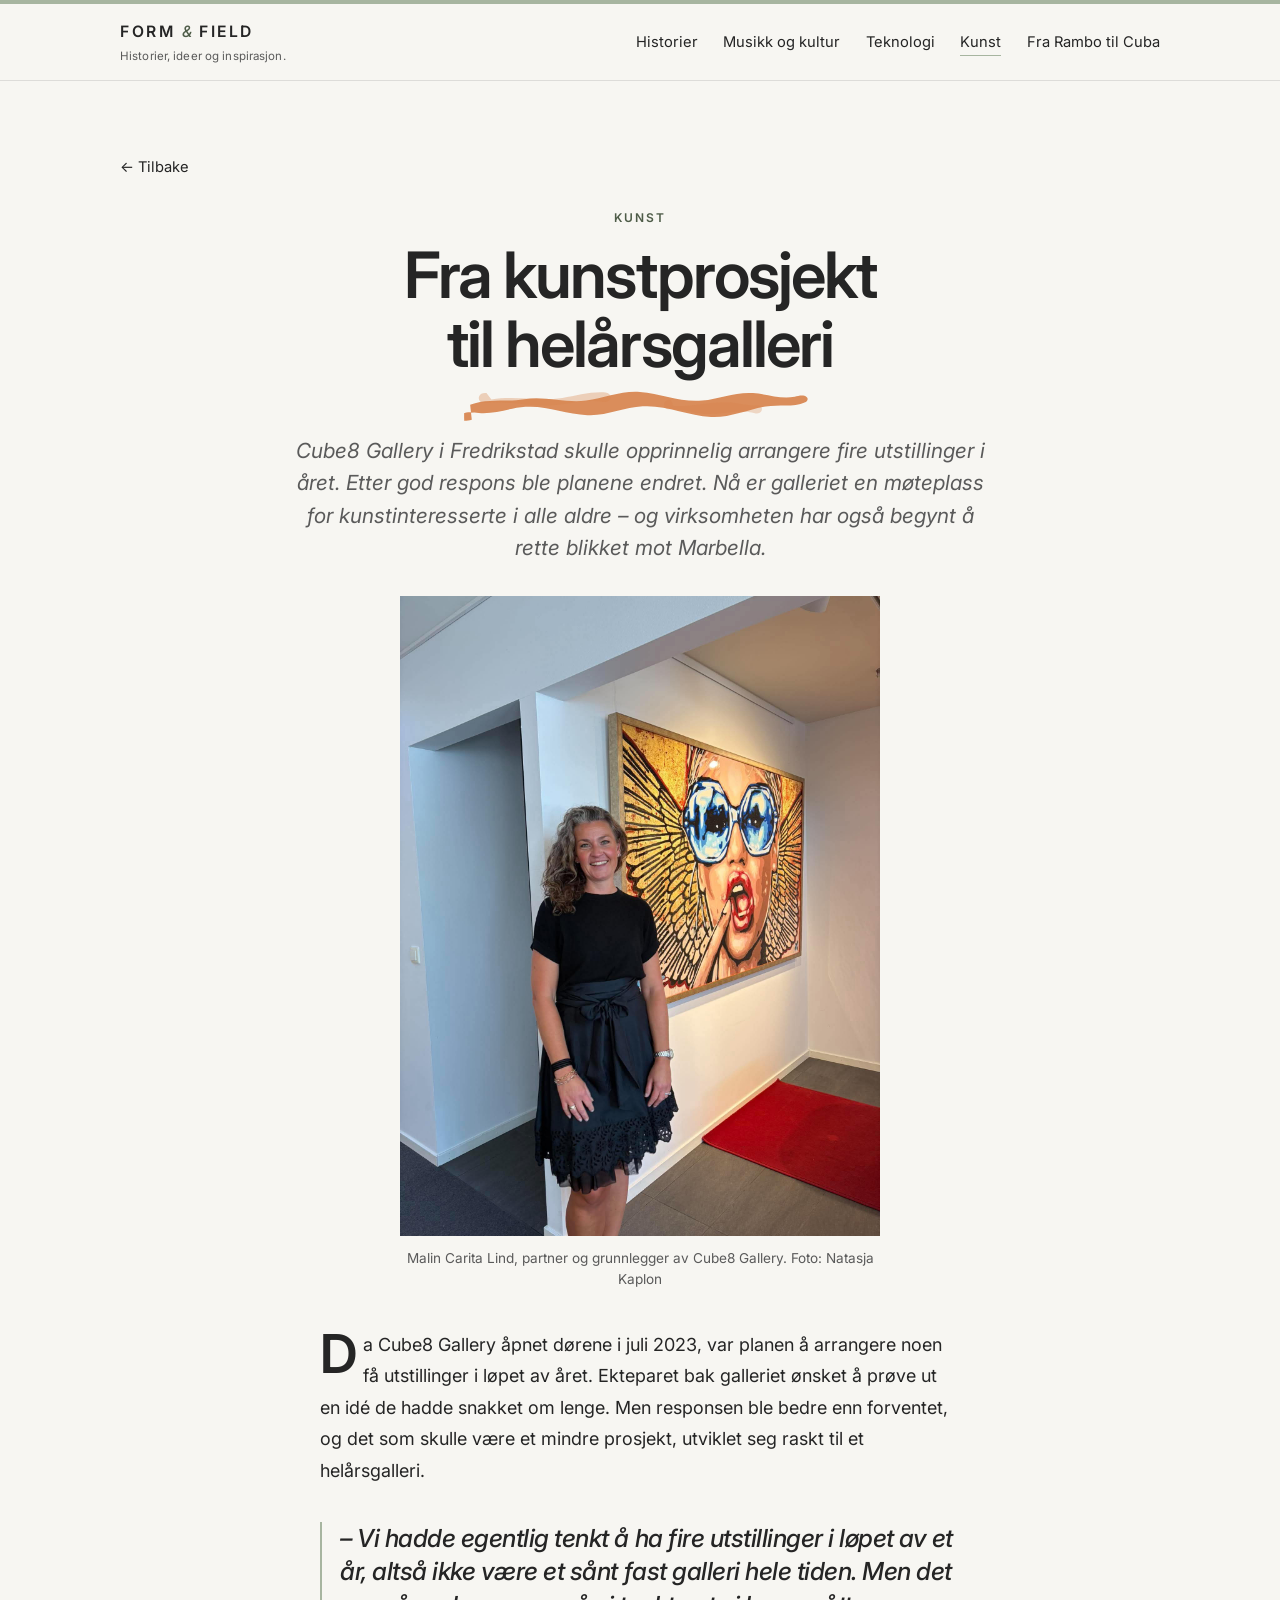
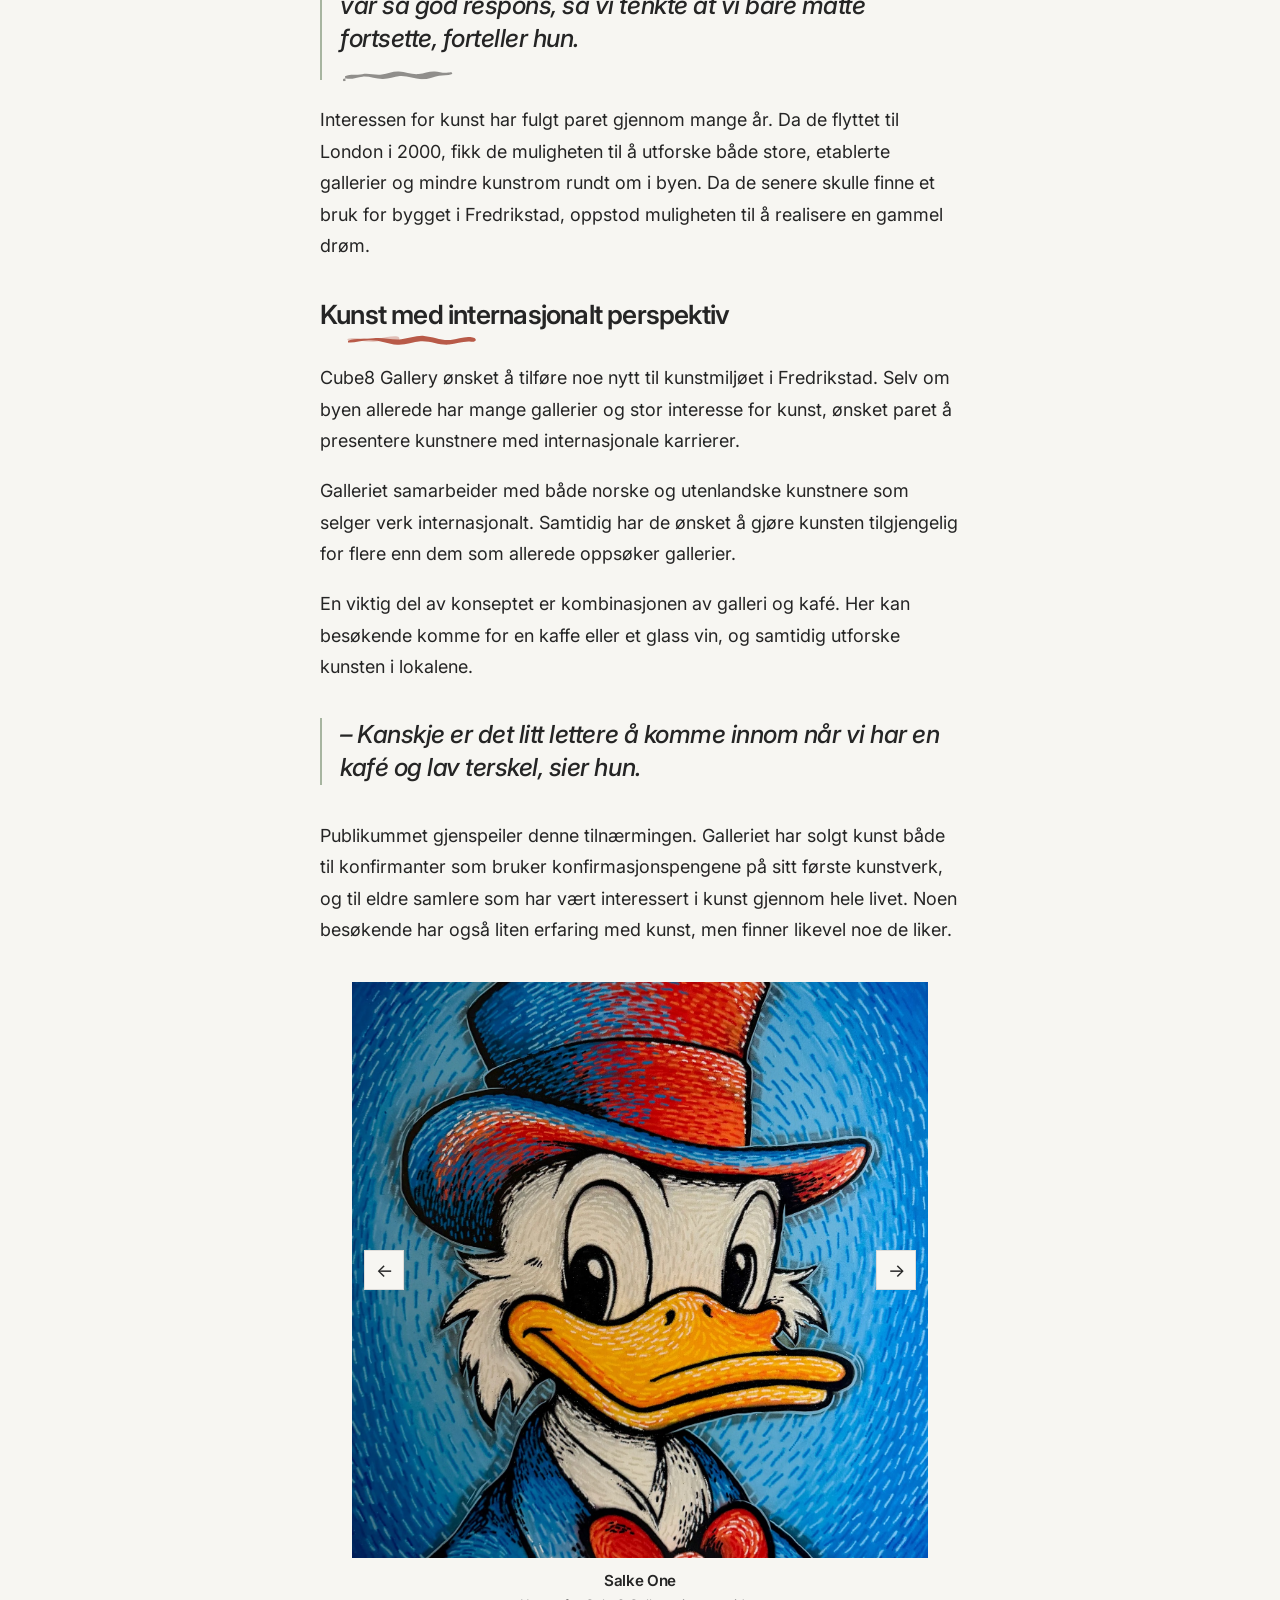
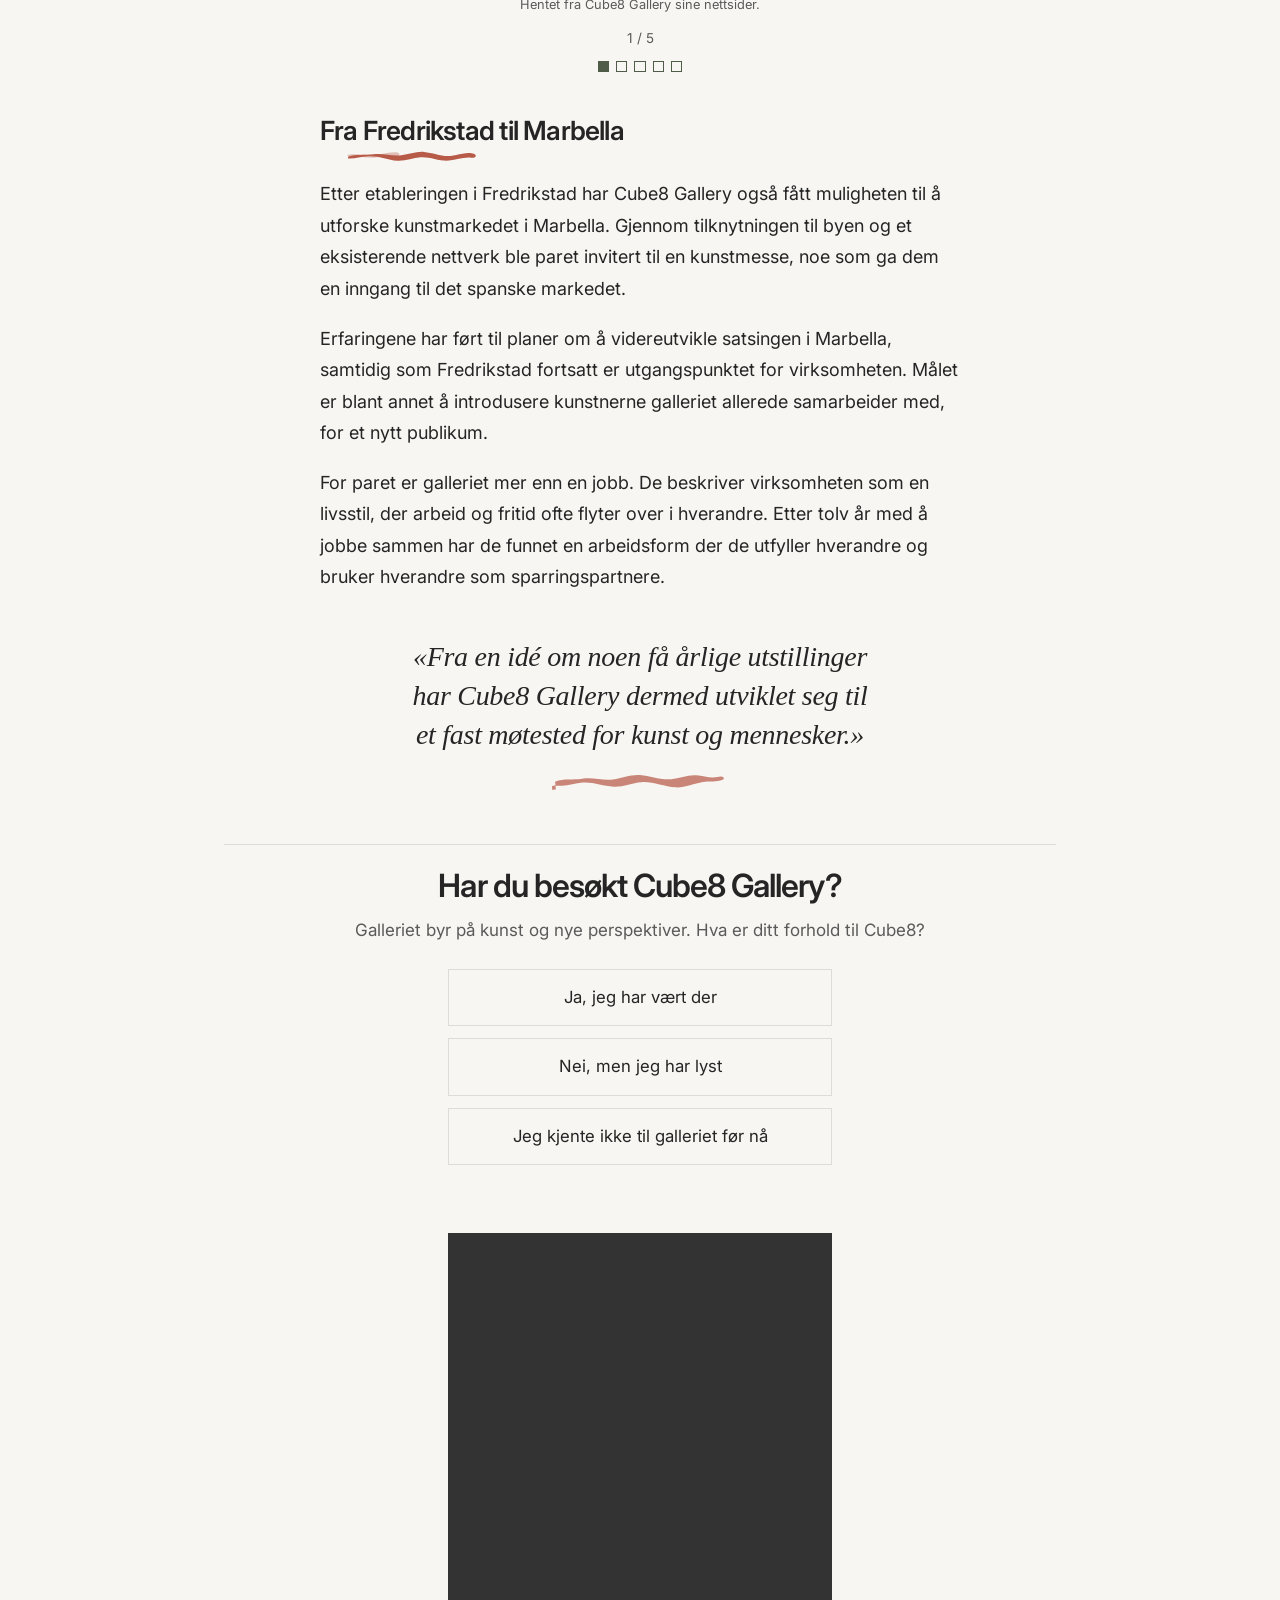
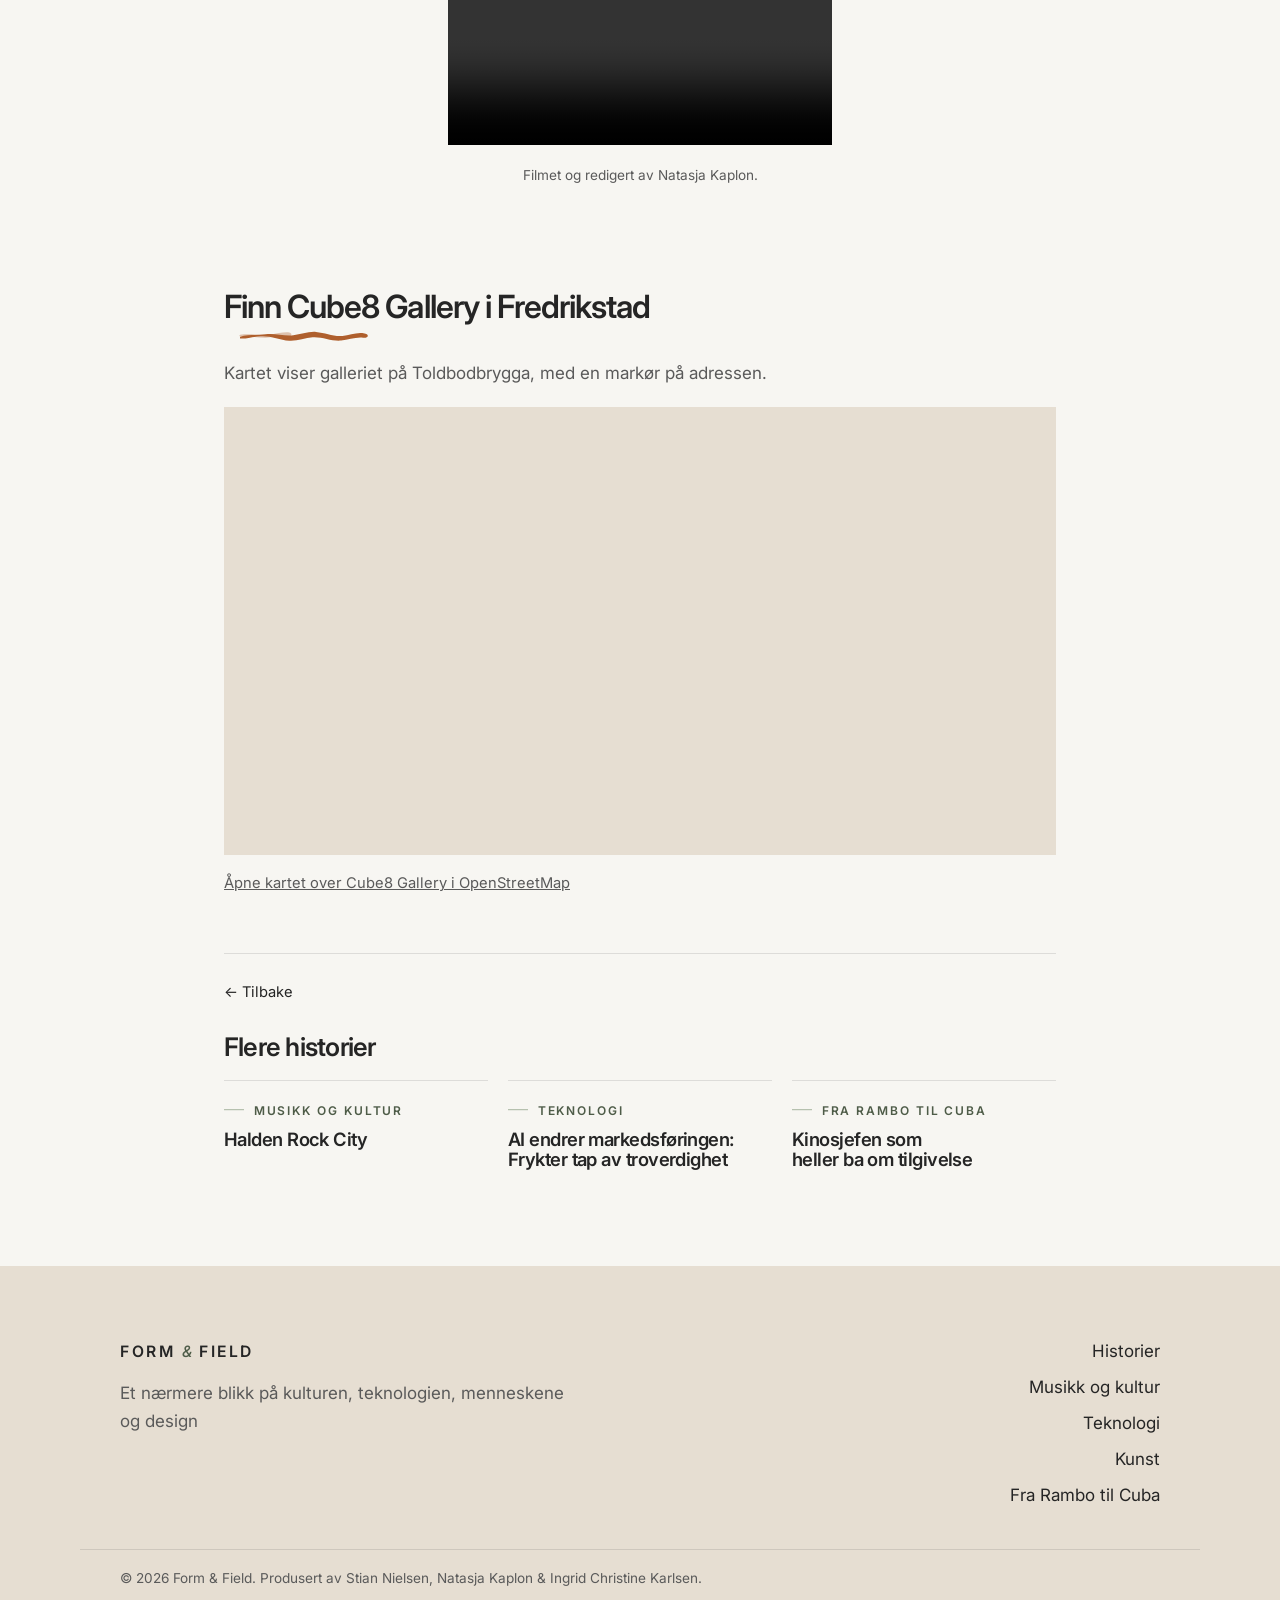
<file: articles/article-design.html>
<!DOCTYPE html>
<html lang="en">
<head>
  <meta charset="UTF-8">
  <meta name="viewport" content="width=device-width, initial-scale=1">
  <title>Fra kunstprosjekt til helårsgalleri — Form &amp; Field</title>
  <meta name="description" content="Cube8 Gallery i Fredrikstad skulle opprinnelig arrangere fire utstillinger i året. Etter god respons ble planene endret.">
  <script>document.documentElement.classList.add("js");</script>
  <link rel="preconnect" href="https://fonts.googleapis.com">
  <link rel="preconnect" href="https://fonts.gstatic.com" crossorigin>
  <link href="https://fonts.googleapis.com/css2?family=Inter:ital,wght@0,400;0,500;0,600;0,700;1,400;1,500&display=swap" rel="stylesheet">
  <link rel="stylesheet" href="../style.css">
  <link rel="stylesheet" href="cube8-brush.css">
  <link rel="icon" href="../images/favicon.svg" type="image/svg+xml">
</head>
<body class="page-art">
  <a class="skip-link" href="#main">Skip to content</a>

  <header class="site-header">
    <div class="container header-inner">
      <a class="logo" href="../index.html" aria-label="Form &amp; Field, home">
        <span class="logo-name">Form <span class="logo-amp">&amp;</span> Field</span>
        <span class="logo-tagline">Historier, ideer og inspirasjon.</span>
      </a>
      <button class="nav-toggle" type="button" aria-expanded="false" aria-controls="site-nav">
        <span class="sr-only">Open menu</span>
        <span class="nav-toggle-bar" aria-hidden="true"></span>
      </button>
      <nav class="site-nav" id="site-nav" aria-label="Primary">
        <ul>
          <li><a href="../index.html#stories">Historier</a></li>
          <li><a href="article-culture.html">Musikk og kultur</a></li>
          <li><a href="article-lifestyle.html">Teknologi</a></li>
          <li><a href="article-design.html" aria-current="page">Kunst</a></li>
          <li><a href="article-inspiration.html">Fra Rambo til Cuba</a></li>
        </ul>
      </nav>
    </div>
  </header>

  <main id="main">
    <article class="article-wrap article-rules page-art" lang="no">
      <div class="container">
        <p class="back-link"><a href="../index.html#stories"><span aria-hidden="true">← </span>Tilbake</a></p>

        <header class="article-header">
          <p class="kicker">Kunst</p>
          <h1>Fra kunstprosjekt til helårsgalleri</h1>
          <svg class="brush-stroke brush-stroke--hero" viewBox="0 0 360 36" xmlns="http://www.w3.org/2000/svg" aria-hidden="true" focusable="false">
            <path fill="currentColor" d="M6.2 19.4c18.4-6.8 37.1-2.2 55.6-5.1 21.4-3.4 41.8 4.8 63.1 2.1 18.6-2.4 36.2-9.8 55.1-8.2 22.1 1.9 41.4 11.2 63.6 9.4 17.8-1.4 34.2-8.6 51.9-7.1 14.6 1.2 28.4 6.9 42.8 4.2 4.1-.8 8.9-2.4 12.4.6 1.8 1.6.4 4.2-1.7 5.1-12.6 5.4-27.1 1.8-40.3 3.9-18.9 3-36.8 11.4-56.2 10.2-24.1-1.5-45.6-12.8-69.8-11.6-19.4 1-37.1 9.6-56.6 8.4-21.8-1.3-41.7-10.5-63.4-9.2-16.1 1-31.5 7.4-47.6 5.8-6.2-.6-11.8-2.1-17.1.9-2.4 1.4-3.1 4.6-.8 6.2 2.9 2 7.1.7 10.5-.1z" opacity="0.92"/>
            <path fill="currentColor" d="M28 14.2c24.2-3.8 48.6 2.6 72.6-.8 14.8-2.1 29.1-6.4 44.2-5.1 3.6.3 6.2 3.4 4.8 6.7-1.1 2.6-4.2 3.4-6.8 2.9-18.4-3.4-36.1 2.4-54.4 3.1-22.6.9-44.8-5.8-67.1-3.2-4.1.5-7.2-3.1-5.9-6.8 1-2.9 4.4-3.9 7.6-3.4z" opacity="0.35"/>
            <path fill="currentColor" d="M214 22.8c19.4 1.2 38.2-4.6 57.4-3.1 9.8.8 19.2 4.1 28.9 3.4 2.9-.2 5.1 2.4 4.2 5.1-1 2.9-4.4 3.6-7.1 2.9-16.8-4.2-34.1 1.4-51.2.2-12.4-.9-24.1-5.8-36.4-5.1-3.8.2-6.4-3.4-4.9-6.8 1.2-2.8 4.6-3.6 7.1-2.8z" opacity="0.28"/>
          </svg>
          <p class="dek">Cube8 Gallery i Fredrikstad skulle opprinnelig arrangere fire utstillinger i året. Etter god respons ble planene endret. Nå er galleriet en møteplass for kunstinteresserte i alle aldre – og virksomheten har også begynt å rette blikket mot Marbella.</p>
        </header>

        <figure class="article-photo article-photo-portrait">
          <img src="../images/Malin.jpeg" alt="Malin Carita Lind, partner og grunnlegger av Cube8 Gallery, står smilende i svart kjole ved siden av et stort maleri av et ansikt med blå solbriller og vinger, i et hvitt gallerirom med rødt teppe." width="1536" height="2048">
          <figcaption>Malin Carita Lind, partner og grunnlegger av Cube8 Gallery. Foto: Natasja Kaplon</figcaption>
        </figure>

        <div class="article-body">
          <p class="lead">Da Cube8 Gallery åpnet dørene i juli 2023, var planen å arrangere noen få utstillinger i løpet av året. Ekteparet bak galleriet ønsket å prøve ut en idé de hadde snakket om lenge. Men responsen ble bedre enn forventet, og det som skulle være et mindre prosjekt, utviklet seg raskt til et helårsgalleri.</p>

          <blockquote class="pull-quote has-brush">
            <p>– Vi hadde egentlig tenkt å ha fire utstillinger i løpet av et år, altså ikke være et sånt fast galleri hele tiden. Men det var så god respons, så vi tenkte at vi bare måtte fortsette, forteller hun.</p>
            <svg class="brush-stroke brush-stroke--quote" viewBox="0 0 360 36" xmlns="http://www.w3.org/2000/svg" aria-hidden="true" focusable="false">
              <path fill="currentColor" d="M6.2 19.4c18.4-6.8 37.1-2.2 55.6-5.1 21.4-3.4 41.8 4.8 63.1 2.1 18.6-2.4 36.2-9.8 55.1-8.2 22.1 1.9 41.4 11.2 63.6 9.4 17.8-1.4 34.2-8.6 51.9-7.1 14.6 1.2 28.4 6.9 42.8 4.2 4.1-.8 8.9-2.4 12.4.6 1.8 1.6.4 4.2-1.7 5.1-12.6 5.4-27.1 1.8-40.3 3.9-18.9 3-36.8 11.4-56.2 10.2-24.1-1.5-45.6-12.8-69.8-11.6-19.4 1-37.1 9.6-56.6 8.4-21.8-1.3-41.7-10.5-63.4-9.2-16.1 1-31.5 7.4-47.6 5.8-6.2-.6-11.8-2.1-17.1.9-2.4 1.4-3.1 4.6-.8 6.2 2.9 2 7.1.7 10.5-.1z" opacity="0.92"/>
            </svg>
          </blockquote>

          <p>Interessen for kunst har fulgt paret gjennom mange år. Da de flyttet til London i 2000, fikk de muligheten til å utforske både store, etablerte gallerier og mindre kunstrom rundt om i byen. Da de senere skulle finne et bruk for bygget i Fredrikstad, oppstod muligheten til å realisere en gammel drøm.</p>

          <h2>Kunst med internasjonalt perspektiv</h2>
          <p>Cube8 Gallery ønsket å tilføre noe nytt til kunstmiljøet i Fredrikstad. Selv om byen allerede har mange gallerier og stor interesse for kunst, ønsket paret å presentere kunstnere med internasjonale karrierer.</p>
          <p>Galleriet samarbeider med både norske og utenlandske kunstnere som selger verk internasjonalt. Samtidig har de ønsket å gjøre kunsten tilgjengelig for flere enn dem som allerede oppsøker gallerier.</p>

          <p>En viktig del av konseptet er kombinasjonen av galleri og kafé. Her kan besøkende komme for en kaffe eller et glass vin, og samtidig utforske kunsten i lokalene.</p>

          <blockquote class="pull-quote">
            <p>– Kanskje er det litt lettere å komme innom når vi har en kafé og lav terskel, sier hun.</p>
          </blockquote>

          <p>Publikummet gjenspeiler denne tilnærmingen. Galleriet har solgt kunst både til konfirmanter som bruker konfirmasjonspengene på sitt første kunstverk, og til eldre samlere som har vært interessert i kunst gjennom hele livet. Noen besøkende har også liten erfaring med kunst, men finner likevel noe de liker.</p>
        </div>

        <section class="artwork-carousel" data-carousel aria-label="Verk fra Cube8 Gallery">
          <div class="carousel-viewport">
            <figure class="carousel-slide is-active">
              <img src="../images/bilde3.jpeg" alt="Maleri av Salke One: en and med oransje nebb, blå dress, rød sløyfe og en høy blå og rød hatt mot blå bakgrunn. Hentet fra Cube8 Gallery sine nettsider." width="1600" height="1931">
              <figcaption>
                <span class="carousel-artist">Salke One</span>
                <span class="carousel-meta">Hentet fra Cube8 Gallery sine nettsider.</span>
              </figcaption>
            </figure>
            <figure class="carousel-slide">
              <img src="../images/bilde4.jpg" alt="Maleri av Espen Eiborg: en svart og hvit panter mot en bakgrunn i rosa, gull og turkis. Hentet fra Cube8 Gallery sine nettsider." width="1600" height="2454">
              <figcaption>
                <span class="carousel-artist">Espen Eiborg</span>
                <span class="carousel-meta">Hentet fra Cube8 Gallery sine nettsider.</span>
              </figcaption>
            </figure>
            <figure class="carousel-slide">
              <img src="../images/bilde5.jpeg" alt="Maleri av Trudy Wiegand: en lys, varm himmel i gult og rosa over et mørkt, disig landskap. Hentet fra Cube8 Gallery sine nettsider." width="1600" height="1601">
              <figcaption>
                <span class="carousel-artist">Trudy Wiegand</span>
                <span class="carousel-meta">Hentet fra Cube8 Gallery sine nettsider.</span>
              </figcaption>
            </figure>
            <figure class="carousel-slide">
              <img src="../images/echo-2.jpg" alt="Maleri av Marit Geraldine Bostad: brede, buede penselstrøk i gult, rødt, hvitt, blått og grønt mot en rosa bakgrunn. Hentet fra Cube8 Gallery sine nettsider." width="1024" height="1024">
              <figcaption>
                <span class="carousel-artist">Marit Geraldine Bostad</span>
                <span class="carousel-meta">Hentet fra Cube8 Gallery sine nettsider.</span>
              </figcaption>
            </figure>
            <figure class="carousel-slide">
              <img src="../images/good-old-times.jpg" alt="Maleri av Espen Eiborg: portrett av en eldre person med stor hvit parykk, mørke solbriller og sigarett, som rekker opp langfingeren, mot oransje bakgrunn med rosa skrift. Hentet fra Cube8 Gallery sine nettsider." width="1024" height="1024">
              <figcaption>
                <span class="carousel-artist">Espen Eiborg</span>
                <span class="carousel-meta">Hentet fra Cube8 Gallery sine nettsider.</span>
              </figcaption>
            </figure>
            <button class="carousel-control carousel-prev" type="button" aria-label="Forrige bilde"><span aria-hidden="true">←</span></button>
            <button class="carousel-control carousel-next" type="button" aria-label="Neste bilde"><span aria-hidden="true">→</span></button>
          </div>
          <p class="carousel-status" aria-live="polite">1 / 5</p>
          <div class="carousel-dots" role="group" aria-label="Velg bilde">
            <button class="carousel-dot" type="button" aria-label="Bilde 1 av 5" aria-current="true"></button>
            <button class="carousel-dot" type="button" aria-label="Bilde 2 av 5"></button>
            <button class="carousel-dot" type="button" aria-label="Bilde 3 av 5"></button>
            <button class="carousel-dot" type="button" aria-label="Bilde 4 av 5"></button>
            <button class="carousel-dot" type="button" aria-label="Bilde 5 av 5"></button>
          </div>
        </section>

        <div class="article-body">
          <h2>Fra Fredrikstad til Marbella</h2>
          <p>Etter etableringen i Fredrikstad har Cube8 Gallery også fått muligheten til å utforske kunstmarkedet i Marbella. Gjennom tilknytningen til byen og et eksisterende nettverk ble paret invitert til en kunstmesse, noe som ga dem en inngang til det spanske markedet.</p>
          <p>Erfaringene har ført til planer om å videreutvikle satsingen i Marbella, samtidig som Fredrikstad fortsatt er utgangspunktet for virksomheten. Målet er blant annet å introdusere kunstnerne galleriet allerede samarbeider med, for et nytt publikum.</p>
          <p>For paret er galleriet mer enn en jobb. De beskriver virksomheten som en livsstil, der arbeid og fritid ofte flyter over i hverandre. Etter tolv år med å jobbe sammen har de funnet en arbeidsform der de utfyller hverandre og bruker hverandre som sparringspartnere.</p>
          <blockquote class="closing-quote has-brush">
            <p>«Fra en idé om noen få årlige utstillinger har Cube8 Gallery dermed utviklet seg til et fast møtested for kunst og mennesker.»</p>
            <svg class="brush-stroke brush-stroke--closing" viewBox="0 0 360 36" xmlns="http://www.w3.org/2000/svg" aria-hidden="true" focusable="false">
              <path fill="currentColor" d="M6.2 19.4c18.4-6.8 37.1-2.2 55.6-5.1 21.4-3.4 41.8 4.8 63.1 2.1 18.6-2.4 36.2-9.8 55.1-8.2 22.1 1.9 41.4 11.2 63.6 9.4 17.8-1.4 34.2-8.6 51.9-7.1 14.6 1.2 28.4 6.9 42.8 4.2 4.1-.8 8.9-2.4 12.4.6 1.8 1.6.4 4.2-1.7 5.1-12.6 5.4-27.1 1.8-40.3 3.9-18.9 3-36.8 11.4-56.2 10.2-24.1-1.5-45.6-12.8-69.8-11.6-19.4 1-37.1 9.6-56.6 8.4-21.8-1.3-41.7-10.5-63.4-9.2-16.1 1-31.5 7.4-47.6 5.8-6.2-.6-11.8-2.1-17.1.9-2.4 1.4-3.1 4.6-.8 6.2 2.9 2 7.1.7 10.5-.1z" opacity="0.92"/>
            </svg>
          </blockquote>
        </div>

        <section class="poll" aria-labelledby="poll-title">
          <h2 id="poll-title">Har du besøkt Cube8 Gallery?</h2>
          <p>Galleriet byr på kunst og nye perspektiver. Hva er ditt forhold til Cube8?</p>
          <div class="poll-options" role="group" aria-label="Velg ett alternativ">
            <button type="button" class="poll-option" aria-pressed="false">Ja, jeg har vært der</button>
            <button type="button" class="poll-option" aria-pressed="false">Nei, men jeg har lyst</button>
            <button type="button" class="poll-option" aria-pressed="false">Jeg kjente ikke til galleriet før nå</button>
          </div>
          <p class="poll-thanks" role="status" hidden>Takk for svaret!</p>
        </section>

        <figure class="article-video">
          <video controls playsinline preload="metadata" aria-label="Video fra Cube8 Gallery, filmet og redigert av Natasja Kaplon">
            <source src="../images/cube8-gallery.mp4" type="video/mp4">
          </video>
          <figcaption>Filmet og redigert av Natasja Kaplon.</figcaption>
        </figure>

        <section class="venue-map" aria-labelledby="map-title">
          <h2 id="map-title">Finn Cube8 Gallery i Fredrikstad</h2>
          <p>Kartet viser galleriet på Toldbodbrygga, med en markør på adressen.</p>
          <div class="map-frame">
            <iframe title="Kart over Cube8 Gallery i Fredrikstad" src="https://www.openstreetmap.org/export/embed.html?bbox=10.9200%2C59.1900%2C10.9800%2C59.2200&amp;layer=mapnik&amp;marker=59.2055%2C10.9491" loading="lazy"></iframe>
          </div>
          <p class="map-credit"><a href="https://www.openstreetmap.org/?mlat=59.2055023&amp;mlon=10.9491078#map=17/59.2055023/10.9491078" target="_blank" rel="noopener noreferrer">Åpne kartet over Cube8 Gallery i OpenStreetMap</a></p>
        </section>

        <div class="article-end">
          <p class="back-link"><a href="../index.html#stories"><span aria-hidden="true">← </span>Tilbake</a></p>
          <nav class="continue" aria-label="Flere historier">
            <h2>Flere historier</h2>
            <ul class="continue-list">
              <li>
                <a href="article-culture.html">
                  <span class="kicker">Musikk og kultur</span>
                  <h3>Halden Rock City</h3>
                </a>
              </li>
              <li>
                <a href="article-lifestyle.html">
                  <span class="kicker">Teknologi</span>
                  <h3>AI endrer markedsføringen: Frykter tap av troverdighet</h3>
                </a>
              </li>
              <li>
                <a href="article-inspiration.html">
                  <span class="kicker">Fra Rambo til Cuba</span>
                  <h3>Kinosjefen som heller ba om tilgivelse</h3>
                </a>
              </li>
            </ul>
          </nav>
        </div>
      </div>
    </article>
  </main>

  <footer class="site-footer">
    <div class="container footer-grid">
      <div>
        <a class="logo" href="../index.html" aria-label="Form &amp; Field, home">
          <span class="logo-name">Form <span class="logo-amp">&amp;</span> Field</span>
        </a>
        <p class="footer-text">Et nærmere blikk på kulturen, teknologien, menneskene og design</p>
      </div>
      <nav class="footer-nav" aria-label="Footer">
        <ul>
          <li><a href="../index.html#stories">Historier</a></li>
          <li><a href="article-culture.html">Musikk og kultur</a></li>
          <li><a href="article-lifestyle.html">Teknologi</a></li>
          <li><a href="article-design.html">Kunst</a></li>
          <li><a href="article-inspiration.html">Fra Rambo til Cuba</a></li>
        </ul>
      </nav>
    </div>
    <div class="container footer-bottom">
      <p>&copy; <span data-year>2026</span> Form &amp; Field. Produsert av Stian Nielsen, Natasja Kaplon &amp; Ingrid Christine Karlsen.</p>
    </div>
  </footer>

  <script src="../script.js"></script>
</body>
</html>
</file>
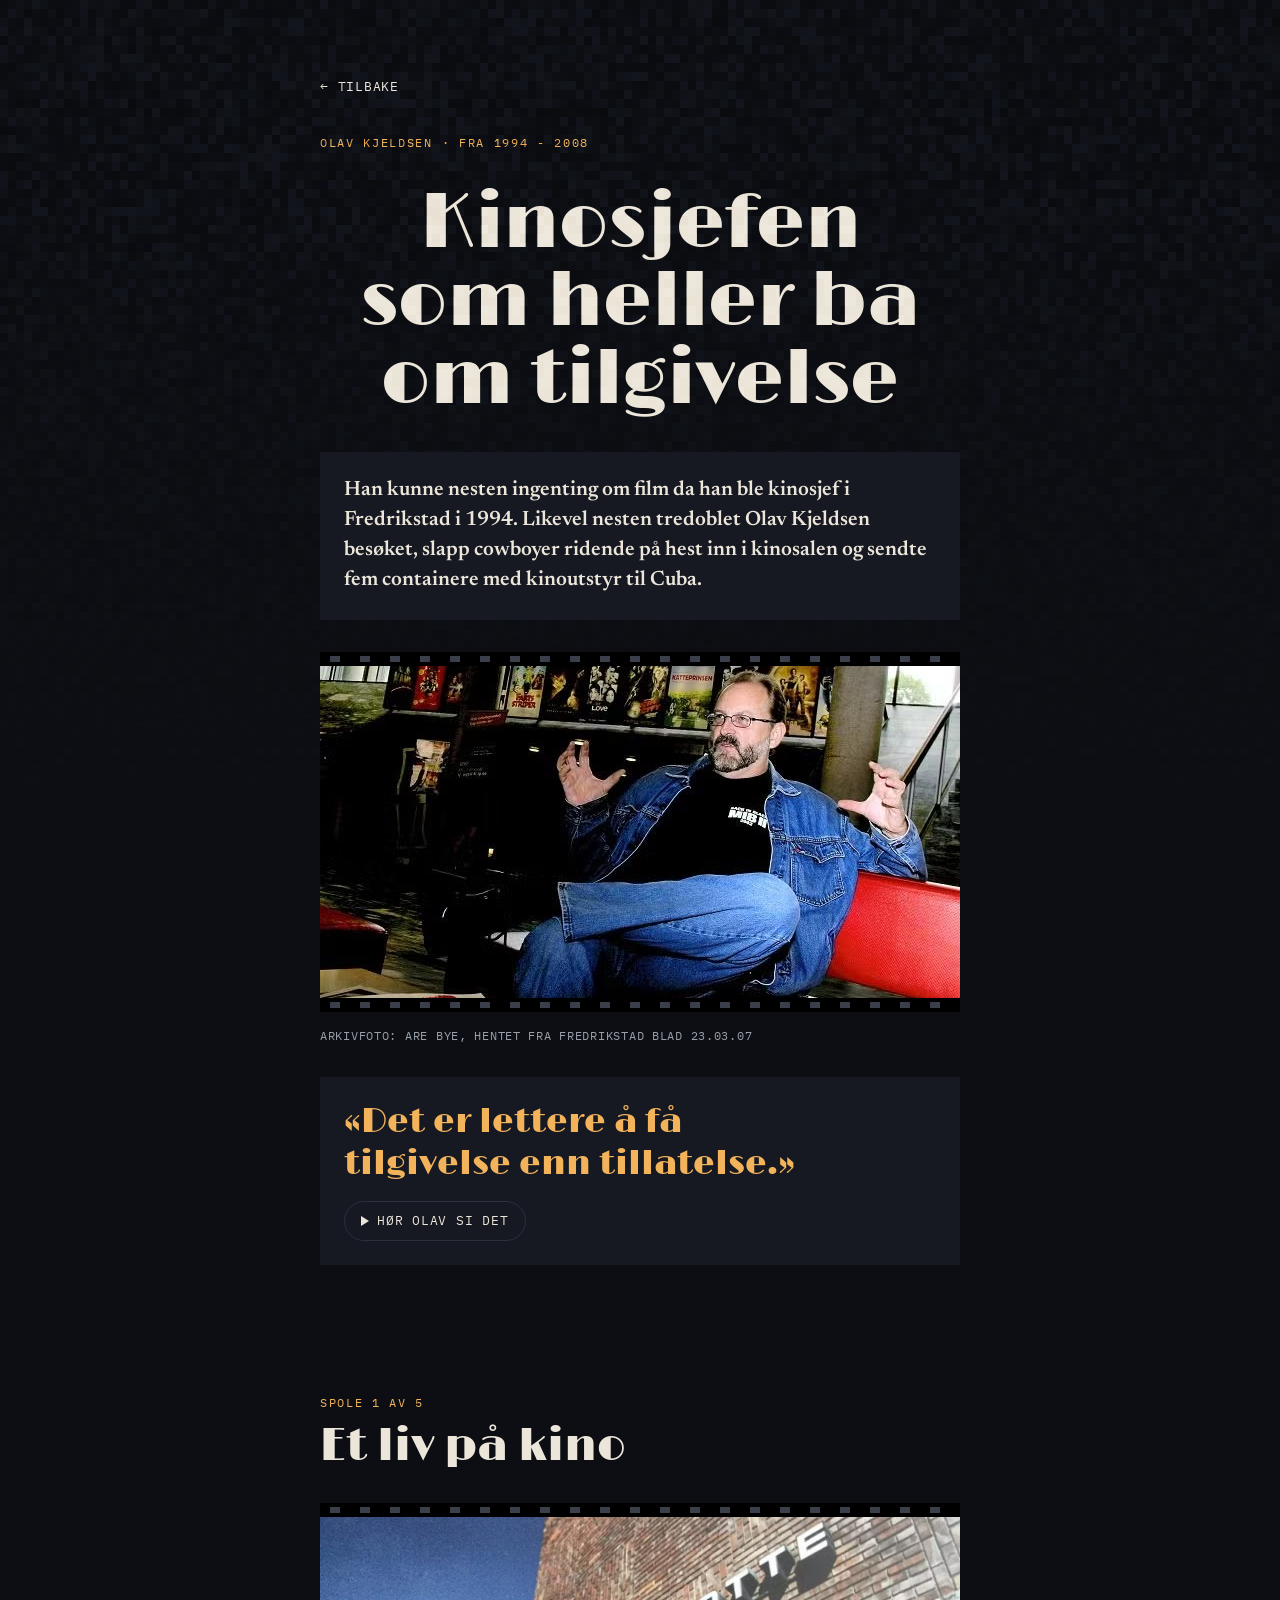
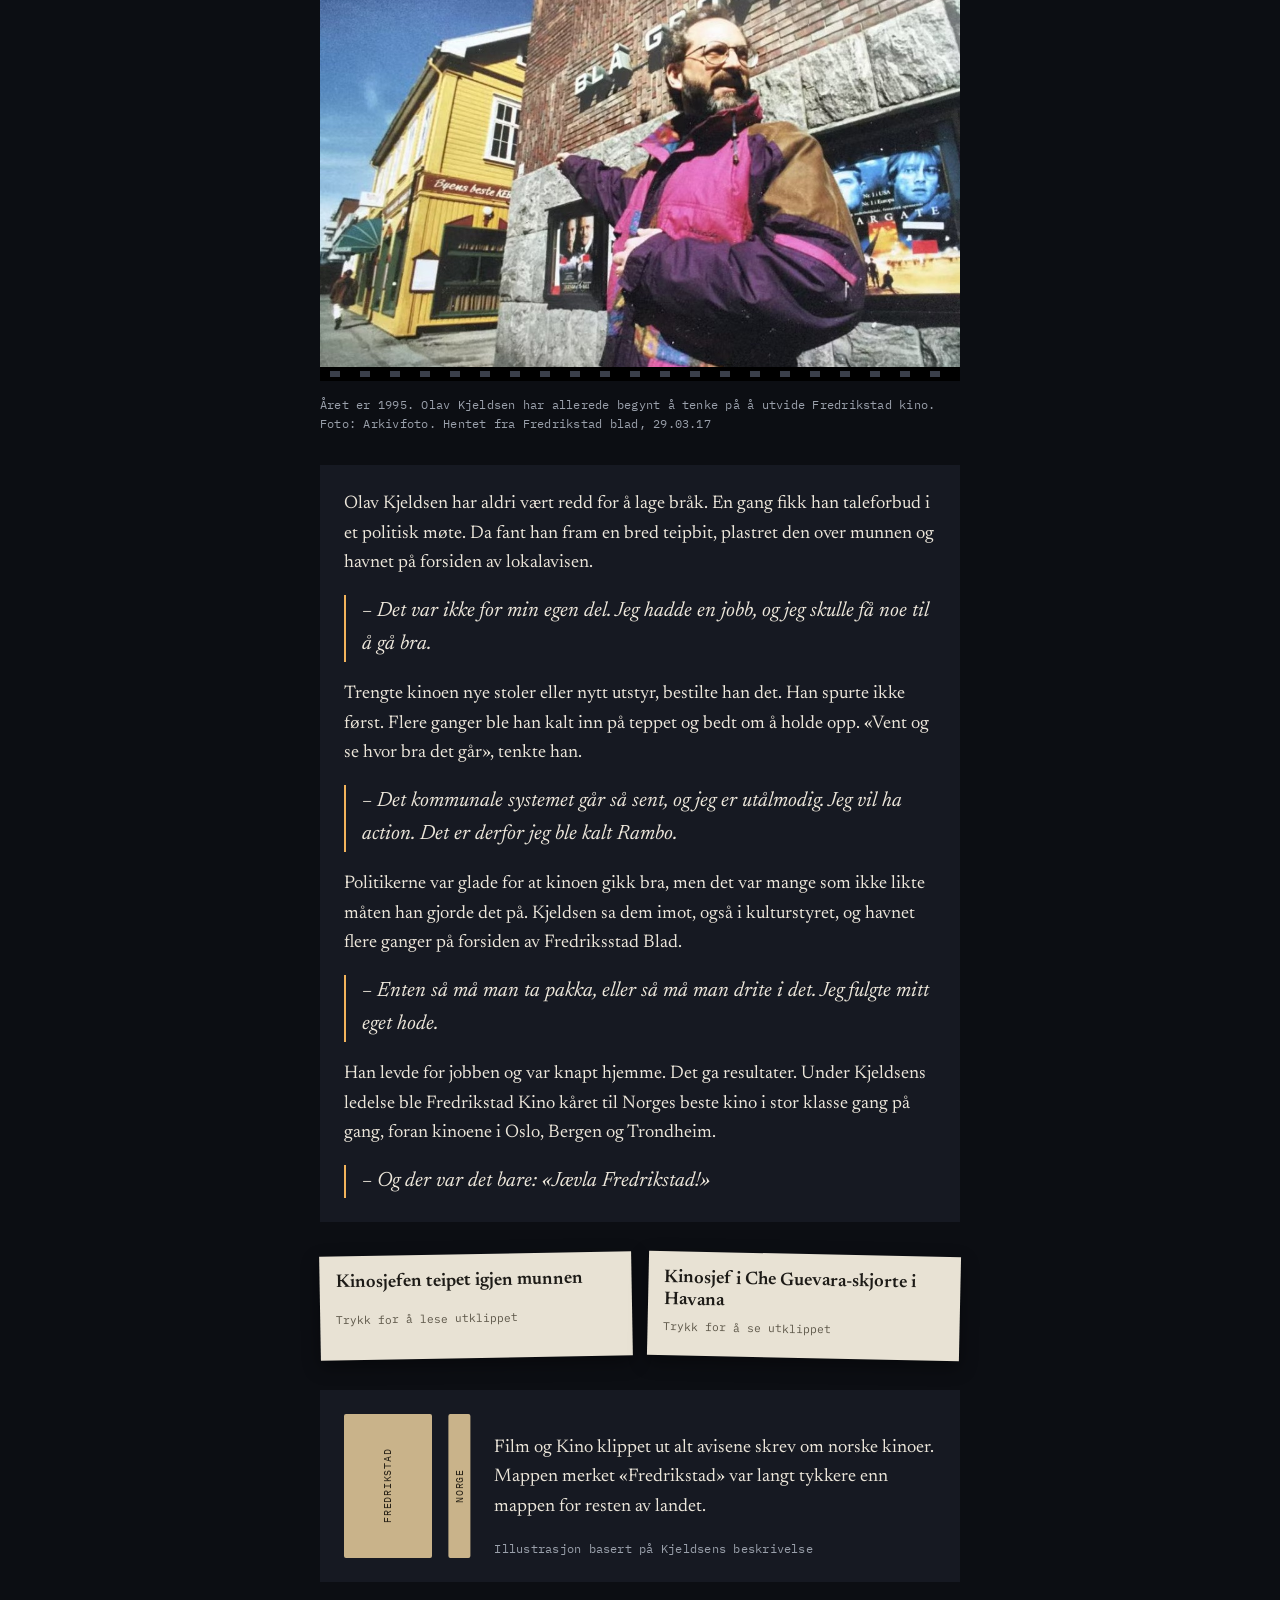
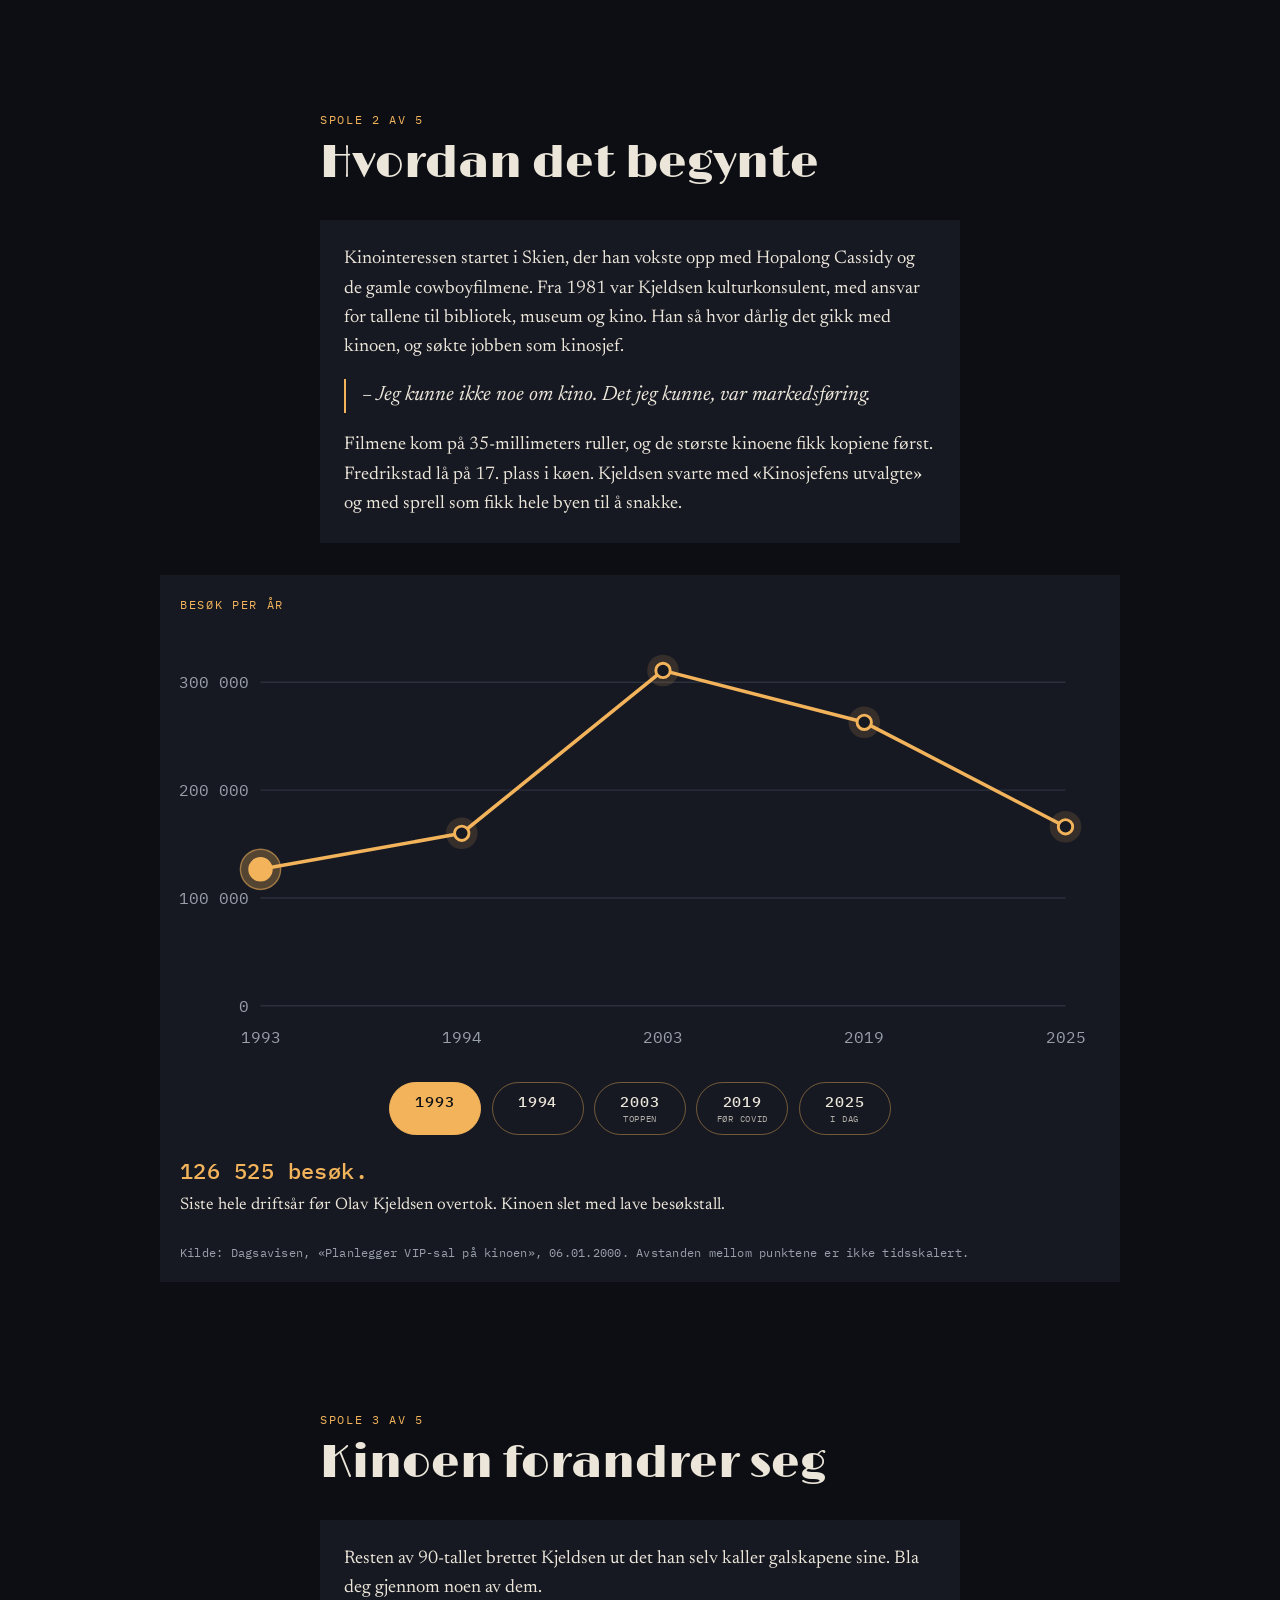
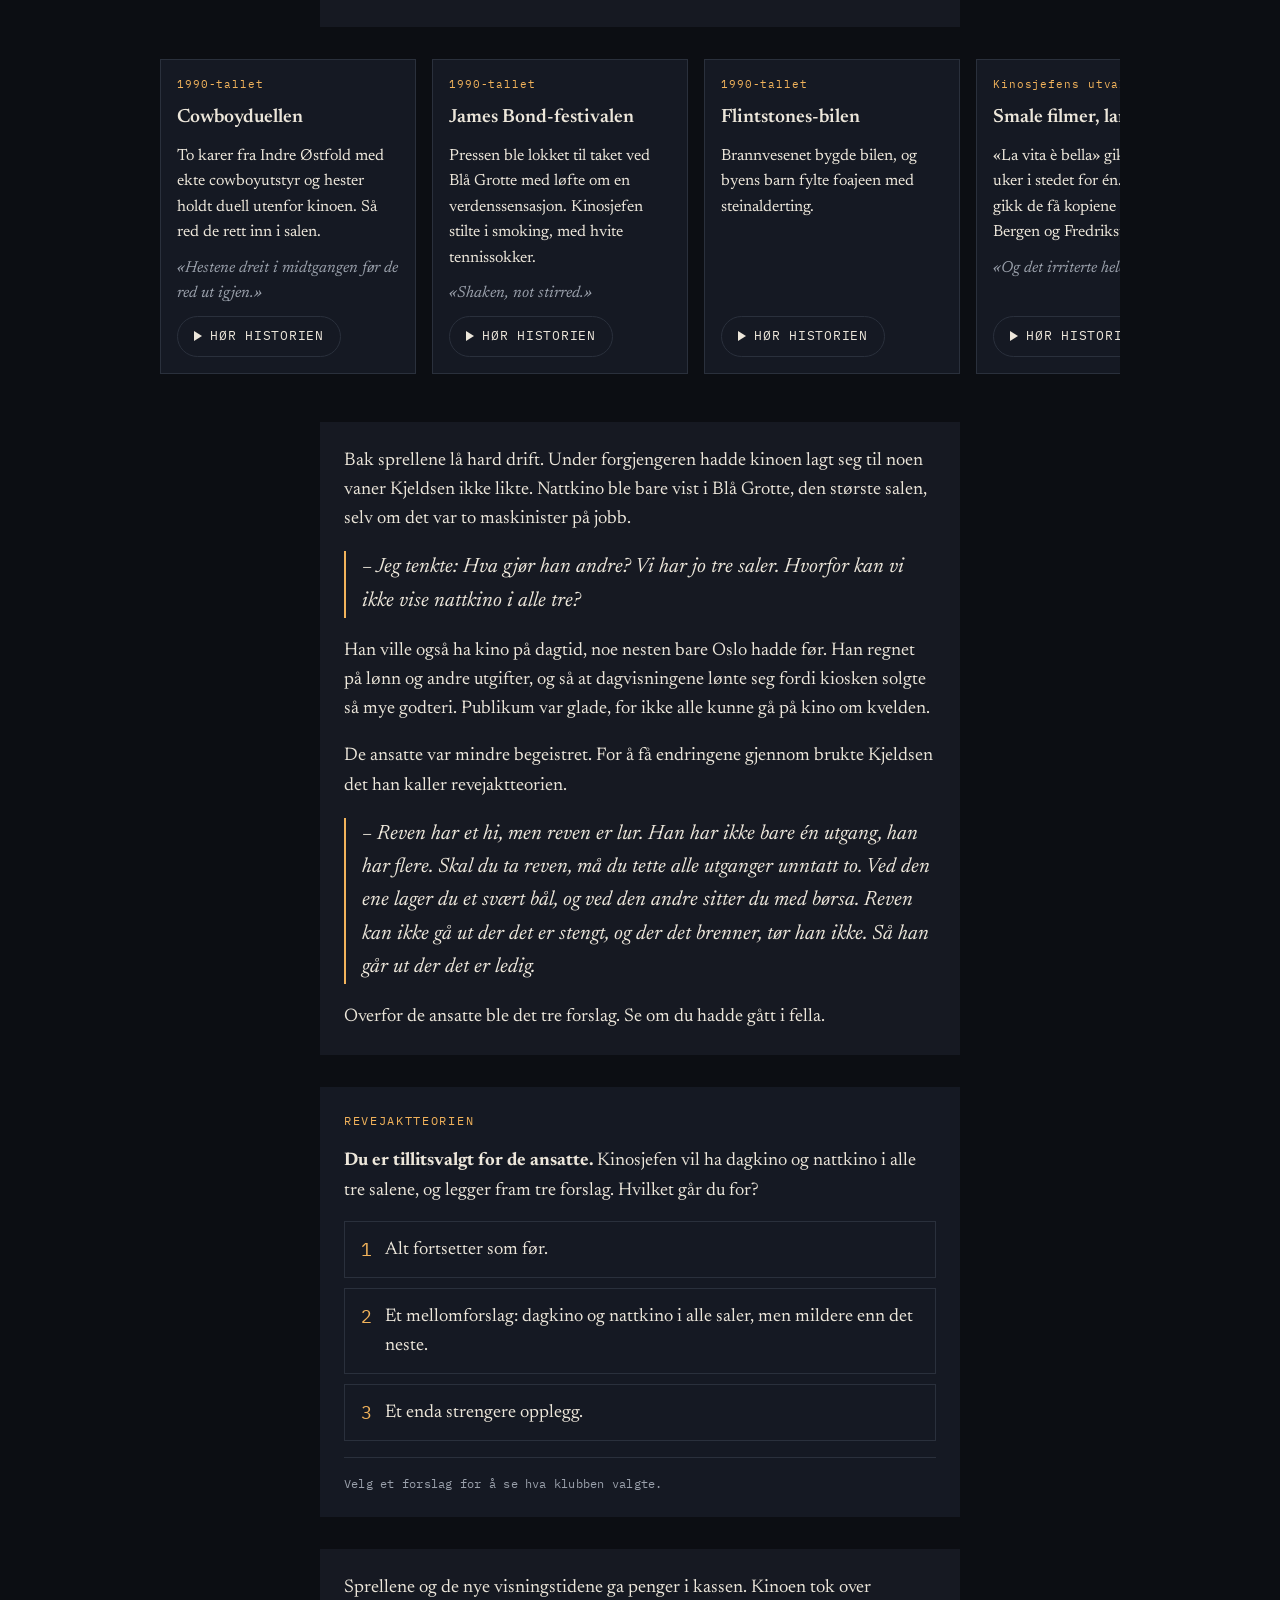
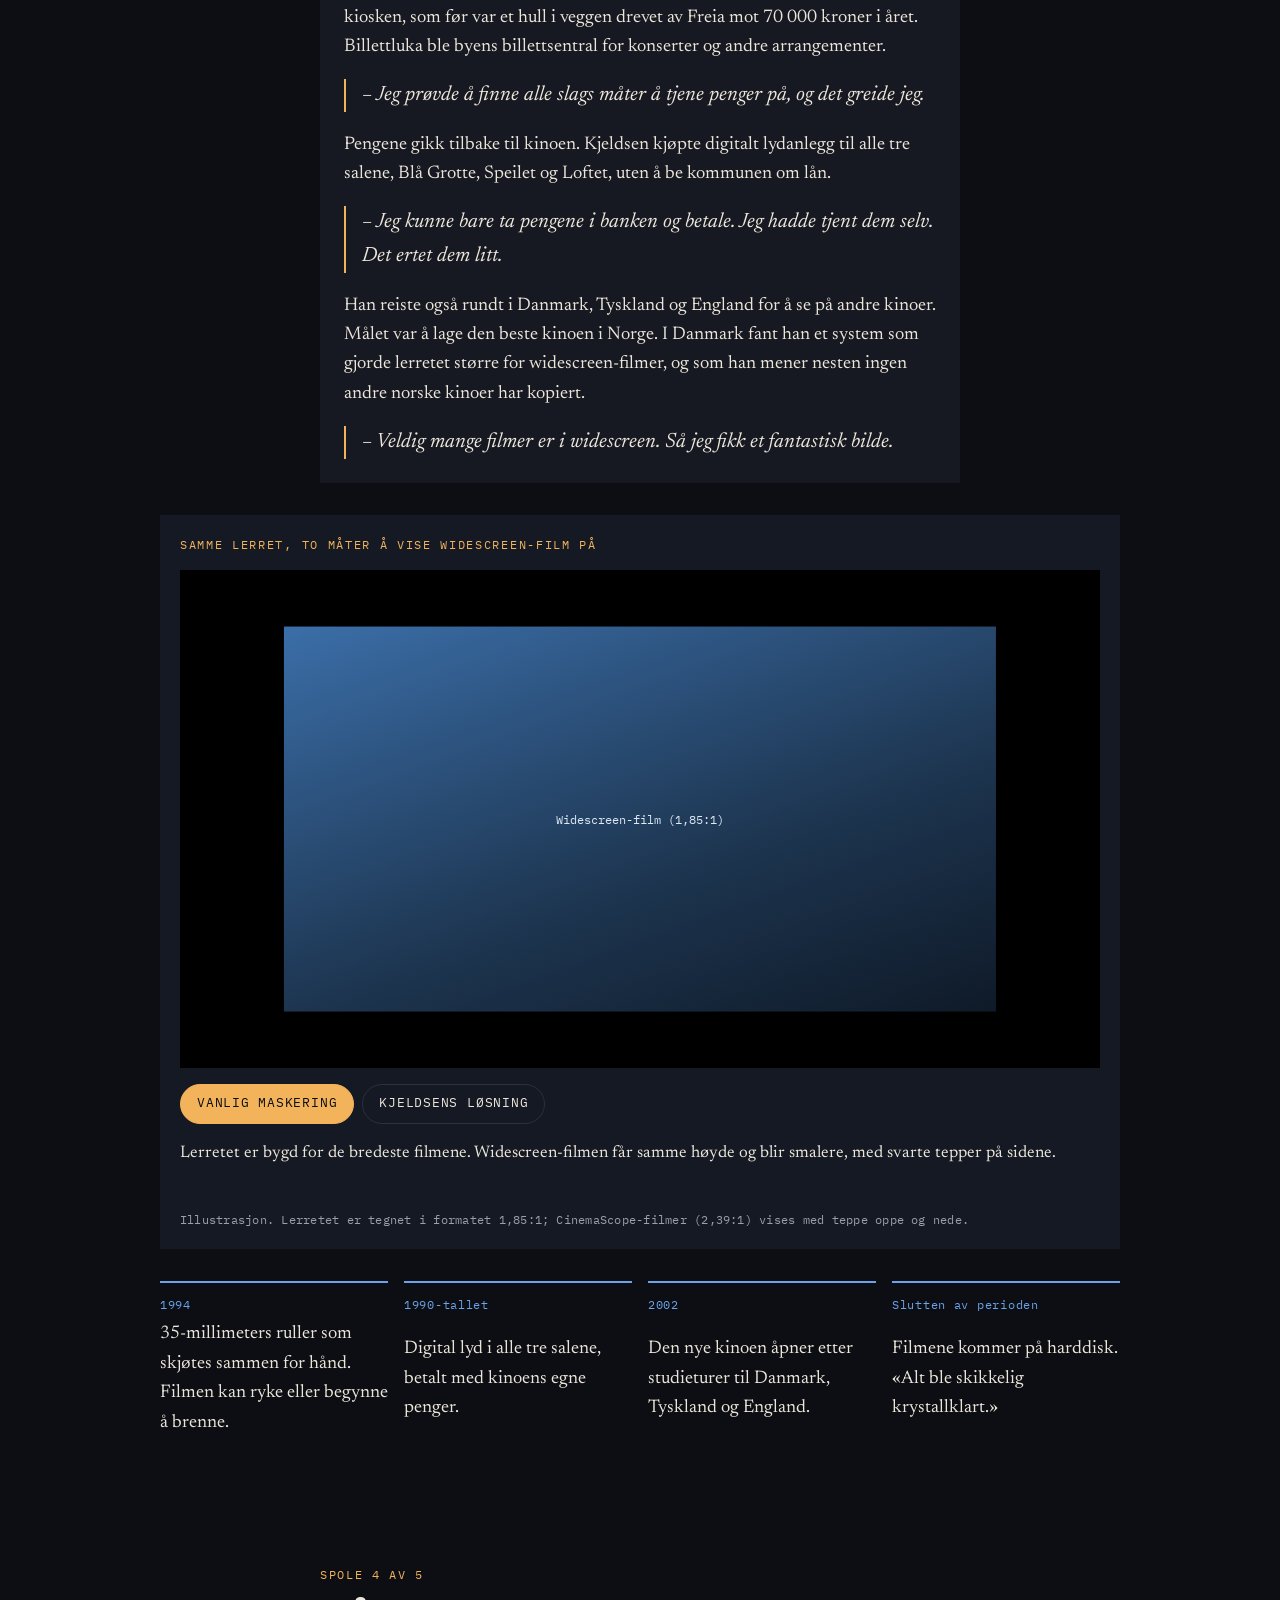
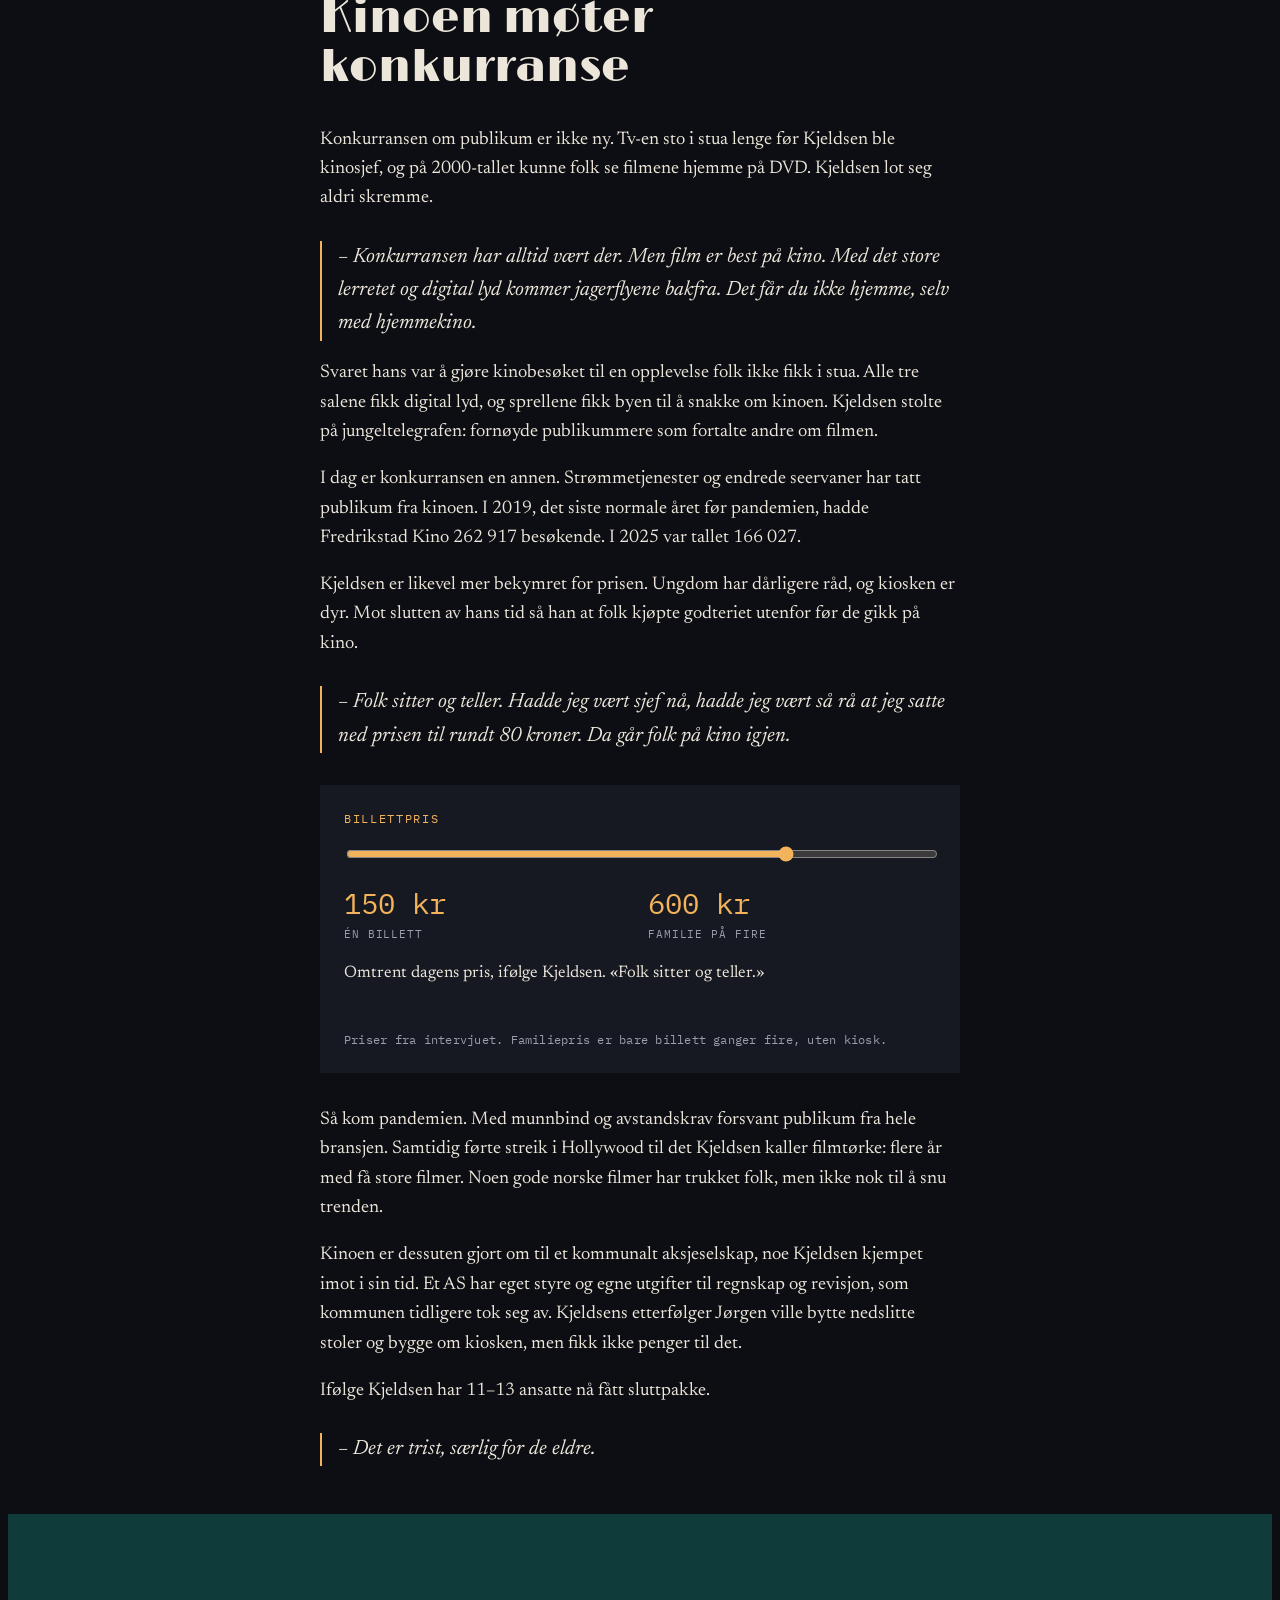
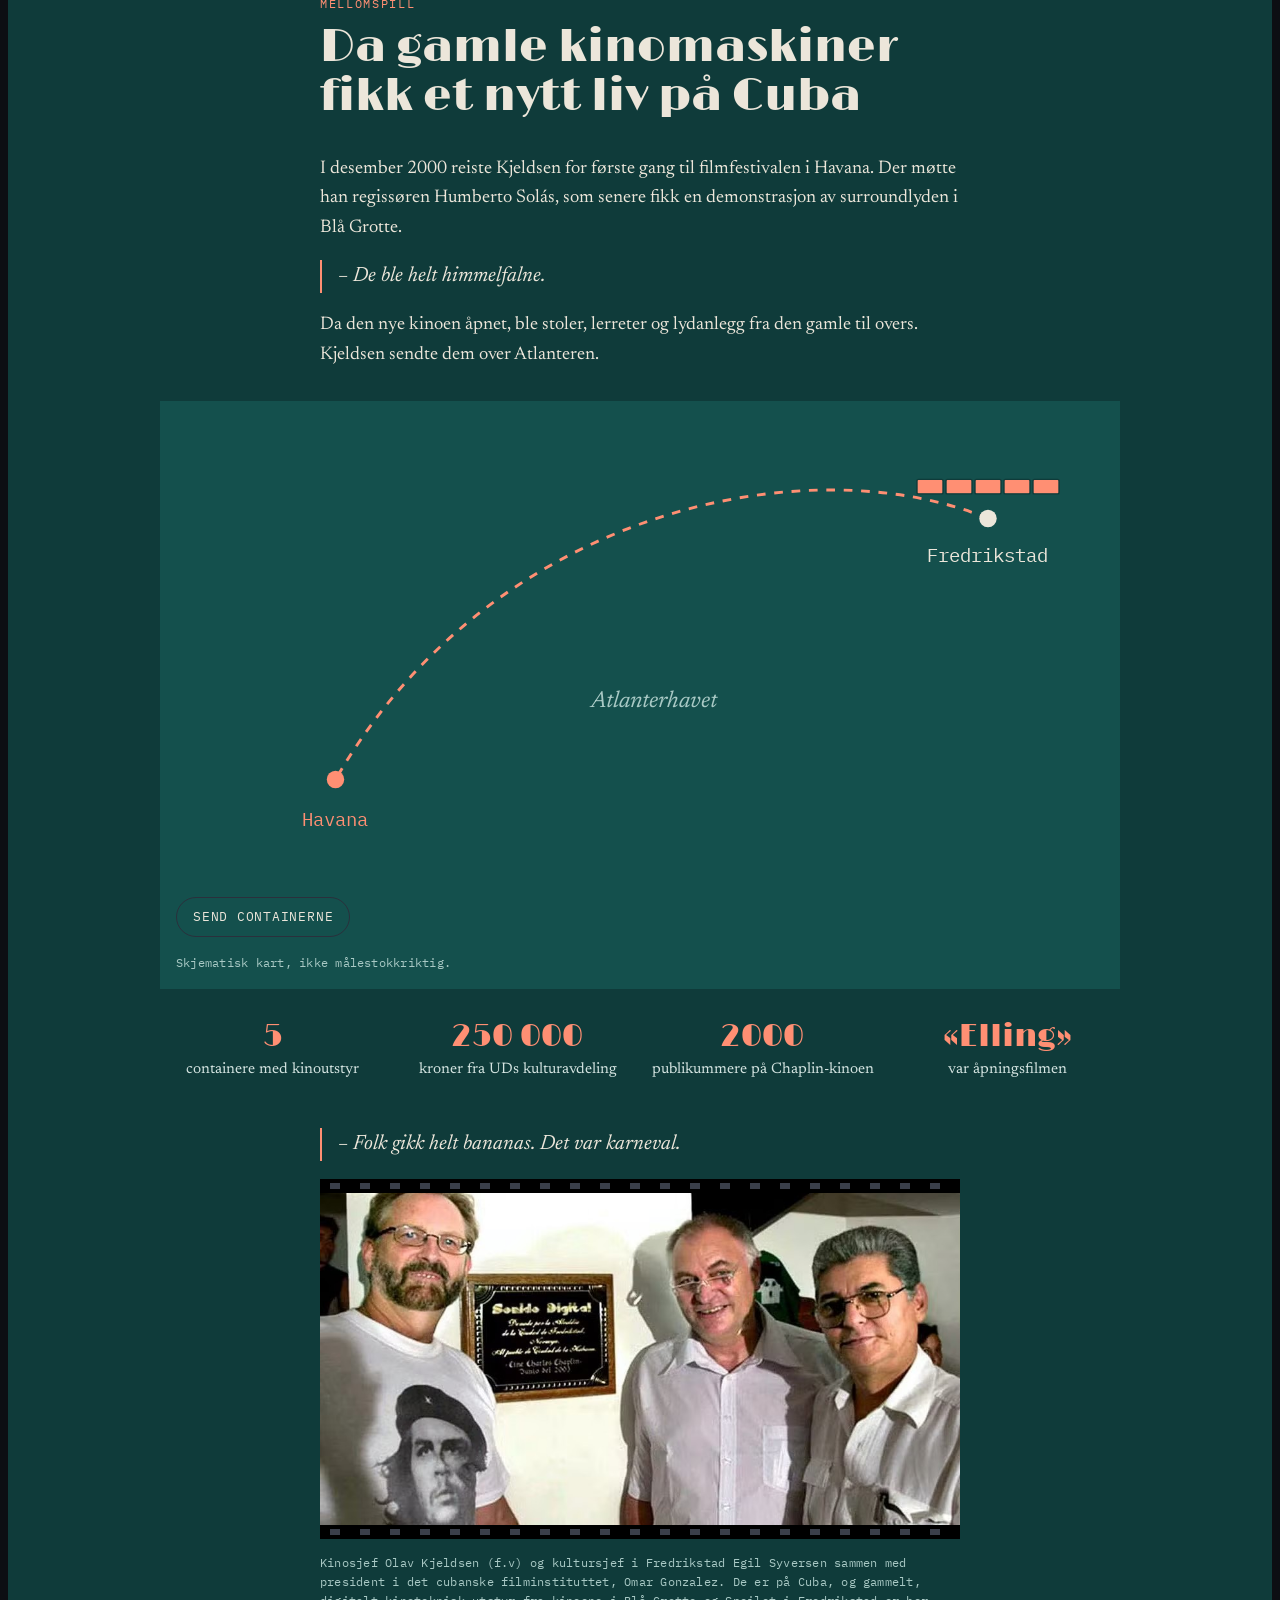
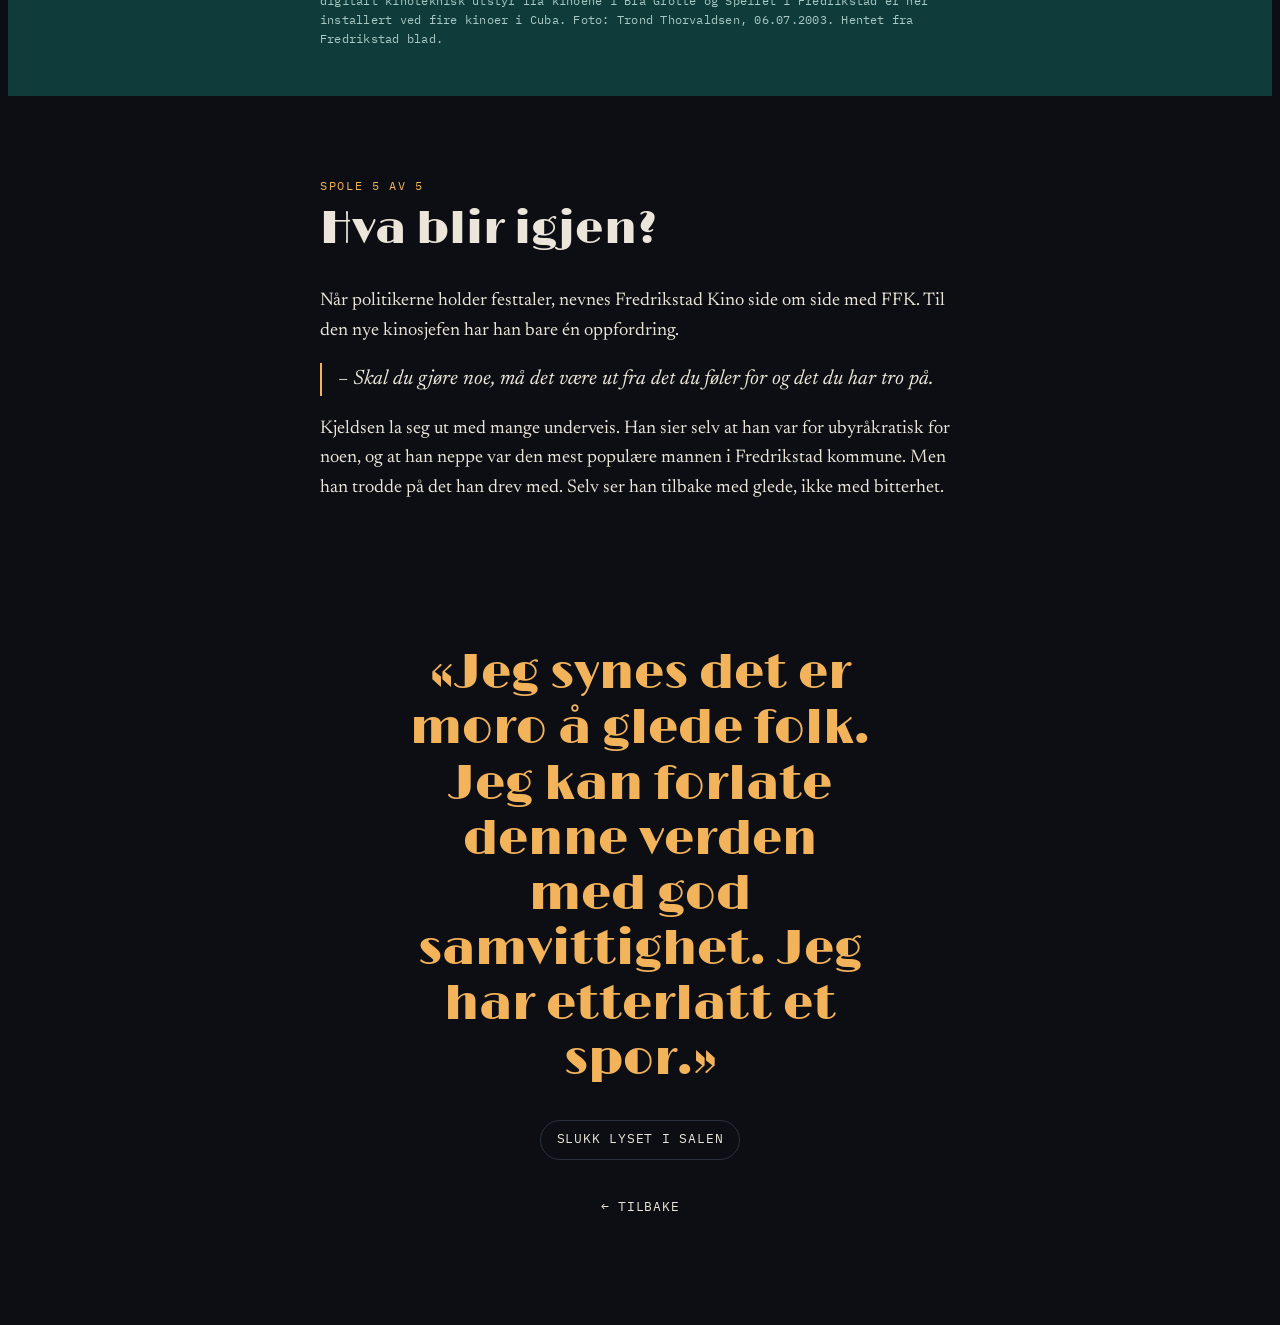
<file: articles/article-inspiration.html>
<!doctype html>
<html lang="no">
<head>
<meta charset="utf-8">
<meta name="viewport" content="width=device-width, initial-scale=1, viewport-fit=cover">
<title>Kinosjefen som heller ba om tilgivelse</title>
<link rel="preconnect" href="https://fonts.googleapis.com">
<link rel="preconnect" href="https://fonts.gstatic.com" crossorigin>
<link rel="stylesheet" href="https://fonts.googleapis.com/css2?family=Limelight&family=Newsreader:ital,opsz,wght@0,6..72,400;0,6..72,600;1,6..72,400&family=IBM+Plex+Mono:wght@400;500&display=swap">
<link rel="stylesheet" href="kinosjefen.css?v=29">
</head>
<body>

<canvas id="grain" aria-hidden="true"></canvas>

<main>
  <!-- Åpningen med dempet filmkorn -->
  <header class="wrap" id="apning">
    <div class="col hero">
      <p class="back-link"><a href="../index.html#stories"><span aria-hidden="true">← </span>Tilbake</a></p>
      <span class="reel">Olav Kjeldsen · fra 1994 - 2008</span>
      <h1>Kinosjefen som heller ba om tilgivelse</h1>
      <p class="ingress">Han kunne nesten ingenting om film da han ble kinosjef i Fredrikstad i 1994. Likevel nesten tredoblet Olav Kjeldsen besøket, slapp cowboyer ridende på hest inn i kinosalen og sendte fem containere med kinoutstyr til Cuba.</p>
      <figure class="hero-photo">
        <div class="frame" data-media="hero">[Bilde/video: Olav Kjeldsen i dag, gjerne i kinosalen]</div>
        <p class="byline">Arkivfoto: Are Bye, hentet fra Fredrikstad blad 23.03.07</p>
      </figure>
      <div class="hero-quote">
        <blockquote>«Det er lettere å få tilgivelse enn tillatelse.»</blockquote>
        <button class="btn listen" data-audio="kredo">Hør Olav si det</button>
      </div>
    </div>
  </header>

  <!-- REEL 1 -->
  <section class="chapter wrap" id="liv">
    <div class="col chapter-head">
      <span class="reel">Spole 1 av 5</span>
      <h2>Et liv på kino</h2>
    </div>
    <figure class="col chapter-photo">
      <div class="frame" data-media="grotte">[Bilde: Olav Kjeldsen foran Blå Grotte]</div>
      <figcaption class="note">Året er 1995. Olav Kjeldsen har allerede begynt å tenke på å utvide Fredrikstad kino. Foto: Arkivfoto. Hentet fra Fredrikstad blad, 29.03.17</figcaption>
    </figure>
    <div class="col prose">
      <p>Olav Kjeldsen har aldri vært redd for å lage bråk. En gang fikk han taleforbud i et politisk møte. Da fant han fram en bred teipbit, plastret den over munnen og havnet på forsiden av lokalavisen.</p>
      <p class="quote">– Det var ikke for min egen del. Jeg hadde en jobb, og jeg skulle få noe til å gå bra.</p>
      <p>Trengte kinoen nye stoler eller nytt utstyr, bestilte han det. Han spurte ikke først. Flere ganger ble han kalt inn på teppet og bedt om å holde opp. «Vent og se hvor bra det går», tenkte han.</p>
      <p class="quote">– Det kommunale systemet går så sent, og jeg er utålmodig. Jeg vil ha action. Det er derfor jeg ble kalt Rambo.</p>
      <p>Politikerne var glade for at kinoen gikk bra, men det var mange som ikke likte måten han gjorde det på. Kjeldsen sa dem imot, også i kulturstyret, og havnet flere ganger på forsiden av Fredriksstad Blad.</p>
      <p class="quote">– Enten så må man ta pakka, eller så må man drite i det. Jeg fulgte mitt eget hode.</p>
      <p>Han levde for jobben og var knapt hjemme. Det ga resultater. Under Kjeldsens ledelse ble Fredrikstad Kino kåret til Norges beste kino i stor klasse gang på gang, foran kinoene i Oslo, Bergen og Trondheim.</p>
      <p class="quote">– Og der var det bare: «Jævla Fredrikstad!»</p>
    </div>
    <!-- Avisutklipp med lightbox -->
    <div class="col clips" id="utklipp" aria-label="Avisutklipp">
      <button class="clip" data-clip="teip">
        <span class="headline">Kinosjefen teipet igjen munnen</span>
        <span class="open">Trykk for å lese utklippet</span>
      </button>
      <button class="clip" data-clip="che">
        <span class="headline">Kinosjef i Che Guevara-skjorte i Havana</span>
        <span class="open">Trykk for å se utklippet</span>
      </button>
    </div>
    <div class="col argus">
      <div class="folders" aria-hidden="true">
        <div class="folder big">Fredrikstad</div>
        <div class="folder small">Norge</div>
      </div>
      <div class="prose">
        <p>Film og Kino klippet ut alt avisene skrev om norske kinoer. Mappen merket «Fredrikstad» var langt tykkere enn mappen for resten av landet.</p>
        <p class="note">Illustrasjon basert på Kjeldsens beskrivelse</p>
      </div>
    </div>
  </section>

  <!-- REEL 2 -->
  <section class="chapter wrap" id="begynte">
    <div class="col chapter-head">
      <span class="reel">Spole 2 av 5</span>
      <h2>Hvordan det begynte</h2>
    </div>
    <div class="col prose">
      <p>Kinointeressen startet i Skien, der han vokste opp med Hopalong Cassidy og de gamle cowboyfilmene. Fra 1981 var Kjeldsen kulturkonsulent, med ansvar for tallene til bibliotek, museum og kino. Han så hvor dårlig det gikk med kinoen, og søkte jobben som kinosjef.</p>
      <p class="quote">– Jeg kunne ikke noe om kino. Det jeg kunne, var markedsføring.</p>
      <p>Filmene kom på 35-millimeters ruller, og de største kinoene fikk kopiene først. Fredrikstad lå på 17. plass i køen. Kjeldsen svarte med «Kinosjefens utvalgte» og med sprell som fikk hele byen til å snakke.</p>
    </div>
    <!-- Besøkskurven -->
    <div class="wide chart-box" id="besok">
      <span class="reel">Besøk per år</span>
      <svg id="chart" viewBox="0 0 640 300" role="img" aria-label="Linjediagram over besøk ved Fredrikstad Kino: 126 525 i 1993, rundt 160 000 i 1994, 311 000 i 2003, 262 917 i 2019 og 166 027 i 2025."></svg>
      <div class="steps" id="steps"></div>
      <p class="annot" id="annot" aria-live="polite"></p>
      <p class="note">Kilde: Dagsavisen, «Planlegger VIP-sal på kinoen», 06.01.2000. Avstanden mellom punktene er ikke tidsskalert.</p>
    </div>
  </section>

  <!-- REEL 3 -->
  <section class="chapter wrap" id="forandrer">
    <div class="col chapter-head">
      <span class="reel">Spole 3 av 5</span>
      <h2>Kinoen forandrer seg</h2>
    </div>
    <div class="col prose">
      <p>Resten av 90-tallet brettet Kjeldsen ut det han selv kaller galskapene sine. Bla deg gjennom noen av dem.</p>
    </div>
    <!-- Sprellgalleriet -->
    <div class="wide gallery" id="sprell" tabindex="0" aria-label="Sprellene, bla sidelengs">
      <article class="card">
        <div class="card-body">
          <span class="year">1990-tallet</span>
          <h3>Cowboyduellen</h3>
          <p>To karer fra Indre Østfold med ekte cowboyutstyr og hester holdt duell utenfor kinoen. Så red de rett inn i salen.</p>
          <p class="card-quote">«Hestene dreit i midtgangen før de red ut igjen.»</p>
          <button class="btn listen" data-audio="cowboy">Hør historien</button>
        </div>
      </article>
      <article class="card">
        <div class="card-body">
          <span class="year">1990-tallet</span>
          <h3>James Bond-festivalen</h3>
          <p>Pressen ble lokket til taket ved Blå Grotte med løfte om en verdenssensasjon. Kinosjefen stilte i smoking, med hvite tennissokker.</p>
          <p class="card-quote">«Shaken, not stirred.»</p>
          <button class="btn listen" data-audio="bond">Hør historien</button>
        </div>
      </article>
      <article class="card">
        <div class="card-body">
          <span class="year">1990-tallet</span>
          <h3>Flintstones-bilen</h3>
          <p>Brannvesenet bygde bilen, og byens barn fylte foajeen med steinalderting.</p>
          <button class="btn listen" data-audio="flintstones">Hør historien</button>
        </div>
      </article>
      <article class="card">
        <div class="card-body">
          <span class="year">Kinosjefens utvalgte</span>
          <h3>Smale filmer, lange uker</h3>
          <p>«La vita è bella» gikk i tre til fem uker i stedet for én. Etter hvert gikk de få kopiene til Oslo, Bergen og Fredrikstad.</p>
          <p class="card-quote">«Og det irriterte hele landet.»</p>
          <button class="btn listen" data-audio="utvalgte">Hør historien</button>
        </div>
      </article>
    </div>

    <!-- Revejakt-valget -->
    <div class="col prose">
      <p>Bak sprellene lå hard drift. Under forgjengeren hadde kinoen lagt seg til noen vaner Kjeldsen ikke likte. Nattkino ble bare vist i Blå Grotte, den største salen, selv om det var to maskinister på jobb.</p>
      <p class="quote">– Jeg tenkte: Hva gjør han andre? Vi har jo tre saler. Hvorfor kan vi ikke vise nattkino i alle tre?</p>
      <p>Han ville også ha kino på dagtid, noe nesten bare Oslo hadde før. Han regnet på lønn og andre utgifter, og så at dagvisningene lønte seg fordi kiosken solgte så mye godteri. Publikum var glade, for ikke alle kunne gå på kino om kvelden.</p>
      <p>De ansatte var mindre begeistret. For å få endringene gjennom brukte Kjeldsen det han kaller revejaktteorien.</p>
      <p class="quote">– Reven har et hi, men reven er lur. Han har ikke bare én utgang, han har flere. Skal du ta reven, må du tette alle utganger unntatt to. Ved den ene lager du et svært bål, og ved den andre sitter du med børsa. Reven kan ikke gå ut der det er stengt, og der det brenner, tør han ikke. Så han går ut der det er ledig.</p>
      <p>Overfor de ansatte ble det tre forslag. Se om du hadde gått i fella.</p>
    </div>
    <div class="col choice" id="revejakt">
      <span class="reel">Revejaktteorien</span>
      <p><strong>Du er tillitsvalgt for de ansatte.</strong> Kinosjefen vil ha dagkino og nattkino i alle tre salene, og legger fram tre forslag. Hvilket går du for?</p>
      <div class="options">
        <button class="option" data-opt="1" aria-pressed="false"><span class="n">1</span><span>Alt fortsetter som før.</span></button>
        <button class="option" data-opt="2" aria-pressed="false"><span class="n">2</span><span>Et mellomforslag: dagkino og nattkino i alle saler, men mildere enn det neste.</span></button>
        <button class="option" data-opt="3" aria-pressed="false"><span class="n">3</span><span>Et enda strengere opplegg.</span></button>
      </div>
      <div class="reveal" id="reveal" aria-live="polite">
        <p class="note">Velg et forslag for å se hva klubben valgte.</p>
      </div>
    </div>

    <div class="col prose">
      <p>Sprellene og de nye visningstidene ga penger i kassen. Kinoen tok over kiosken, som før var et hull i veggen drevet av Freia mot 70 000 kroner i året. Billettluka ble byens billettsentral for konserter og andre arrangementer.</p>
      <p class="quote">– Jeg prøvde å finne alle slags måter å tjene penger på, og det greide jeg.</p>
      <p>Pengene gikk tilbake til kinoen. Kjeldsen kjøpte digitalt lydanlegg til alle tre salene, Blå Grotte, Speilet og Loftet, uten å be kommunen om lån.</p>
      <p class="quote">– Jeg kunne bare ta pengene i banken og betale. Jeg hadde tjent dem selv. Det ertet dem litt.</p>
      <p>Han reiste også rundt i Danmark, Tyskland og England for å se på andre kinoer. Målet var å lage den beste kinoen i Norge. I Danmark fant han et system som gjorde lerretet større for widescreen-filmer, og som han mener nesten ingen andre norske kinoer har kopiert.</p>
      <p class="quote">– Veldig mange filmer er i widescreen. Så jeg fikk et fantastisk bilde.</p>
    </div>
    <!-- Lerret-demoen -->
    <div class="wide screen-demo" id="lerret">
      <span class="reel">Samme lerret, to måter å vise widescreen-film på</span>
      <div class="stage" id="stage"><div class="picture" id="picture">Widescreen-film (1,85:1)</div></div>
      <div class="toggle" role="group" aria-label="Velg maskering">
        <button class="btn" data-mask="side" aria-pressed="true">Vanlig maskering</button>
        <button class="btn" data-mask="flex" aria-pressed="false">Kjeldsens løsning</button>
      </div>
      <p class="annot" id="mask-text" aria-live="polite"></p>
      <p class="note">Illustrasjon. Lerretet er tegnet i formatet 1,85:1; CinemaScope-filmer (2,39:1) vises med teppe oppe og nede.</p>
    </div>

    <div class="wide tech">
      <div><span class="when">1994</span><p>35-millimeters ruller som skjøtes sammen for hånd. Filmen kan ryke eller begynne å brenne.</p></div>
      <div><span class="when">1990-tallet</span><p>Digital lyd i alle tre salene, betalt med kinoens egne penger.</p></div>
      <div><span class="when">2002</span><p>Den nye kinoen åpner etter studieturer til Danmark, Tyskland og England.</p></div>
      <div><span class="when">Slutten av perioden</span><p>Filmene kommer på harddisk. «Alt ble skikkelig krystallklart.»</p></div>
    </div>
  </section>

  <!-- REEL 4 -->
  <section class="chapter wrap" id="konkurranse">
    <div class="col chapter-head">
      <span class="reel">Spole 4 av 5</span>
      <h2>Kinoen møter konkurranse</h2>
    </div>
    <div class="col prose">
      <p>Konkurransen om publikum er ikke ny. Tv-en sto i stua lenge før Kjeldsen ble kinosjef, og på 2000-tallet kunne folk se filmene hjemme på DVD. Kjeldsen lot seg aldri skremme.</p>
      <p class="quote">– Konkurransen har alltid vært der. Men film er best på kino. Med det store lerretet og digital lyd kommer jagerflyene bakfra. Det får du ikke hjemme, selv med hjemmekino.</p>
      <p>Svaret hans var å gjøre kinobesøket til en opplevelse folk ikke fikk i stua. Alle tre salene fikk digital lyd, og sprellene fikk byen til å snakke om kinoen. Kjeldsen stolte på jungeltelegrafen: fornøyde publikummere som fortalte andre om filmen.</p>
      <p>I dag er konkurransen en annen. Strømmetjenester og endrede seervaner har tatt publikum fra kinoen. I 2019, det siste normale året før pandemien, hadde Fredrikstad Kino 262 917 besøkende. I 2025 var tallet 166 027.</p>
      <p>Kjeldsen er likevel mer bekymret for prisen. Ungdom har dårligere råd, og kiosken er dyr. Mot slutten av hans tid så han at folk kjøpte godteriet utenfor før de gikk på kino.</p>
      <p class="quote">– Folk sitter og teller. Hadde jeg vært sjef nå, hadde jeg vært så rå at jeg satte ned prisen til rundt 80 kroner. Da går folk på kino igjen.</p>
    </div>
    <!-- Prisslideren -->
    <div class="col price" id="pris">
      <label class="reel" for="price">Billettpris</label>
      <input type="range" id="price" min="60" max="180" step="5" value="150">
      <div class="price-out">
        <div><span class="big" id="p-one">150 kr</span><span class="lbl">Én billett</span></div>
        <div><span class="big" id="p-four">600 kr</span><span class="lbl">Familie på fire</span></div>
      </div>
      <p class="annot" id="p-text" aria-live="polite"></p>
      <p class="note">Priser fra intervjuet. Familiepris er bare billett ganger fire, uten kiosk.</p>
    </div>
    <div class="col prose">
      <p>Så kom pandemien. Med munnbind og avstandskrav forsvant publikum fra hele bransjen. Samtidig førte streik i Hollywood til det Kjeldsen kaller filmtørke: flere år med få store filmer. Noen gode norske filmer har trukket folk, men ikke nok til å snu trenden.</p>
      <p>Kinoen er dessuten gjort om til et kommunalt aksjeselskap, noe Kjeldsen kjempet imot i sin tid. Et AS har eget styre og egne utgifter til regnskap og revisjon, som kommunen tidligere tok seg av. Kjeldsens etterfølger Jørgen ville bytte nedslitte stoler og bygge om kiosken, men fikk ikke penger til det.</p>
      <p>Ifølge Kjeldsen har 11–13 ansatte nå fått sluttpakke.</p>
      <p class="quote">– Det er trist, særlig for de eldre.</p>
    </div>
  </section>

  <!-- CUBA -->
  <section class="chapter wrap cuba" id="cuba">
    <div class="col chapter-head">
      <span class="reel">Mellomspill</span>
      <h2>Da gamle kinomaskiner fikk et nytt liv på Cuba</h2>
    </div>
    <div class="col prose">
      <p>I desember 2000 reiste Kjeldsen for første gang til filmfestivalen i Havana. Der møtte han regissøren Humberto Solás, som senere fikk en demonstrasjon av surroundlyden i Blå Grotte.</p>
      <p class="quote">– De ble helt himmelfalne.</p>
      <p>Da den nye kinoen åpnet, ble stoler, lerreter og lydanlegg fra den gamle til overs. Kjeldsen sendte dem over Atlanteren.</p>
    </div>
    <!-- Cuba-kartet -->
    <div class="wide map" id="cuba-kart">
      <svg id="map" viewBox="0 0 640 320" role="img" aria-label="Skjematisk kart: fem containere reiser fra Fredrikstad til Havana."></svg>
      <div class="toggle"><button class="btn" id="ship">Send containerne</button></div>
      <p class="note">Skjematisk kart, ikke målestokkriktig.</p>
    </div>
    <div class="wide facts">
      <div><span class="big">5</span><span class="lbl">containere med kinoutstyr</span></div>
      <div><span class="big">250 000</span><span class="lbl">kroner fra UDs kulturavdeling</span></div>
      <div><span class="big">2000</span><span class="lbl">publikummere på Chaplin-kinoen</span></div>
      <div><span class="big">«Elling»</span><span class="lbl">var åpningsfilmen</span></div>
    </div>
    <div class="col prose">
      <p class="quote">– Folk gikk helt bananas. Det var karneval.</p>
      <figure>
        <div class="frame" data-media="havana">[Bilde: Kjeldsen i Havana]</div>
        <figcaption class="note">Kinosjef Olav Kjeldsen (f.v) og kultursjef i Fredrikstad Egil Syversen sammen med president i det cubanske filminstituttet, Omar Gonzalez. De er på Cuba, og gammelt, digitalt kinoteknisk utstyr fra kinoene i Blå Grotte og Speilet i Fredrikstad er her installert ved fire kinoer i Cuba. Foto: Trond Thorvaldsen, 06.07.2003. Hentet fra Fredrikstad blad.</figcaption>
      </figure>
    </div>
  </section>

  <!-- REEL 5 -->
  <section class="chapter wrap" id="igjen">
    <div class="col chapter-head">
      <span class="reel">Spole 5 av 5</span>
      <h2>Hva blir igjen?</h2>
    </div>
    <div class="col prose">
      <p>Når politikerne holder festtaler, nevnes Fredrikstad Kino side om side med FFK. Til den nye kinosjefen har han bare én oppfordring.</p>
      <p class="quote">– Skal du gjøre noe, må det være ut fra det du føler for og det du har tro på.</p>
      <p>Kjeldsen la seg ut med mange underveis. Han sier selv at han var for ubyråkratisk for noen, og at han neppe var den mest populære mannen i Fredrikstad kommune. Men han trodde på det han drev med. Selv ser han tilbake med glede, ikke med bitterhet.</p>
    </div>
  </section>

  <!-- Avslutningen -->
  <footer class="ending wrap" id="avslutning">
    <blockquote>«Jeg synes det er moro å glede folk. Jeg kan forlate denne verden med god samvittighet. Jeg har etterlatt et spor.»</blockquote>
    <button class="btn" id="lights" aria-pressed="false">Slukk lyset i salen</button>
    <p class="back-link"><a href="../index.html#stories"><span aria-hidden="true">← </span>Tilbake</a></p>
  </footer>
</main>

<div class="lightbox" id="lightbox" hidden>
  <div class="lightbox-inner" role="dialog" aria-modal="true" aria-labelledby="lb-title">
    <span class="note" id="lb-paper" style="color:#5a5446"></span>
    <strong id="lb-title" style="font-size:1.3rem;line-height:1.2"></strong>
    <p id="lb-text"></p>
    <button class="btn" id="lb-close">Lukk</button>
  </div>
</div>
<div class="toast" id="toast" hidden></div>

<script src="../data/besokstall.js?v=29"></script>
<script src="../data/kinosjefen-media.js?v=29"></script>
<script src="kinosjefen.js?v=29"></script>
</body>
</html>
</file>
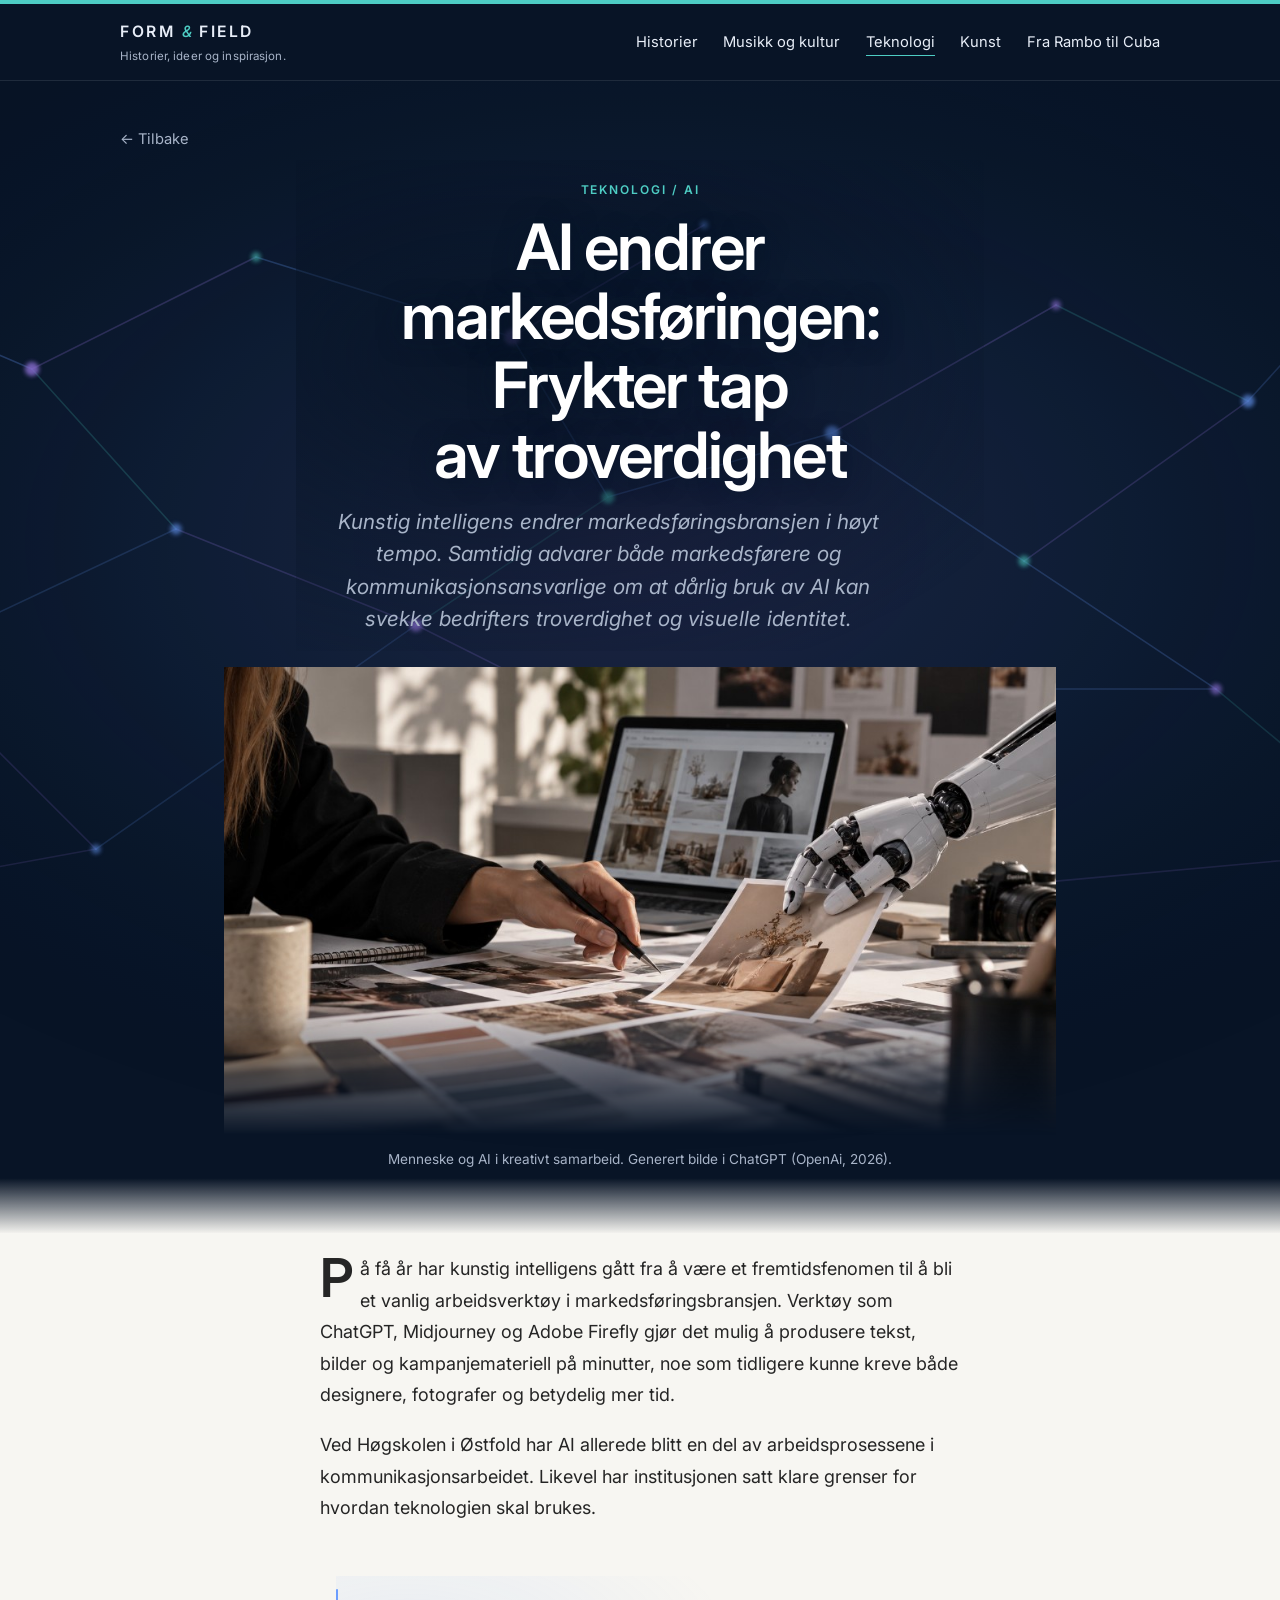
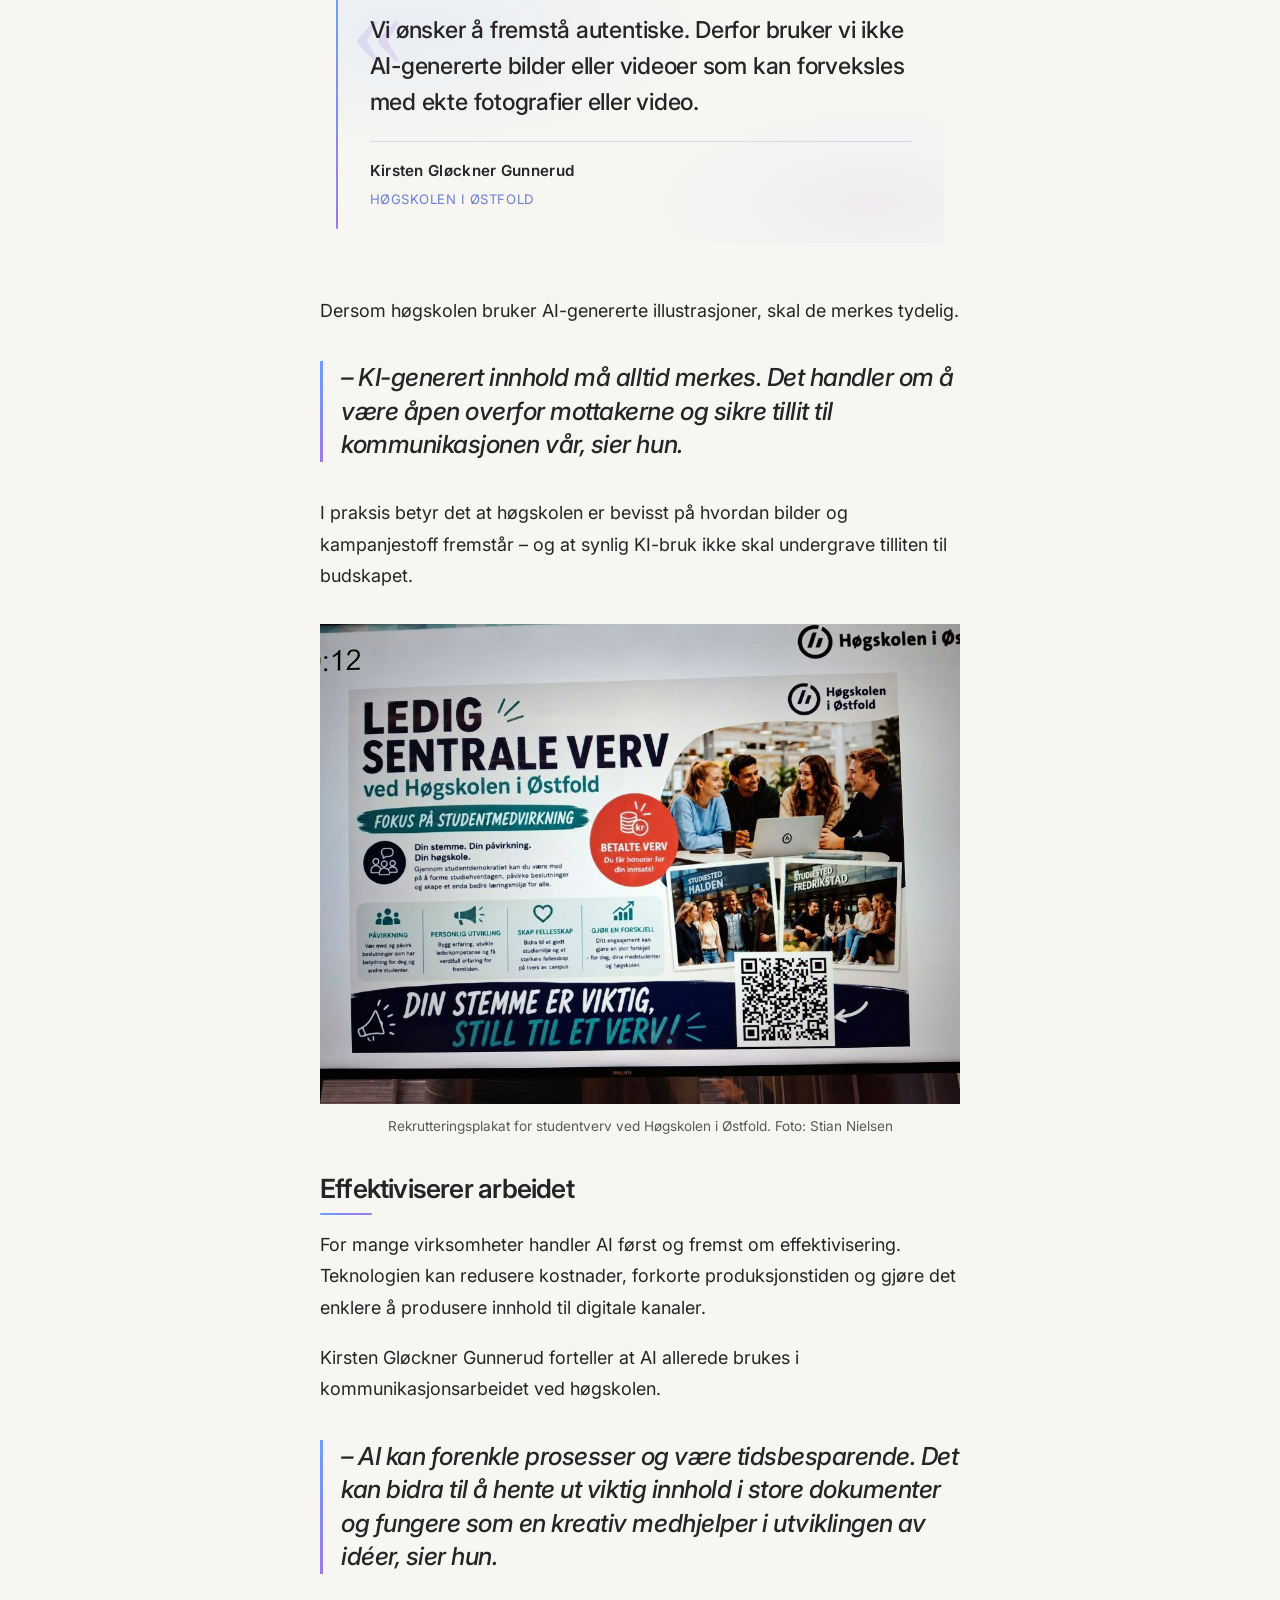
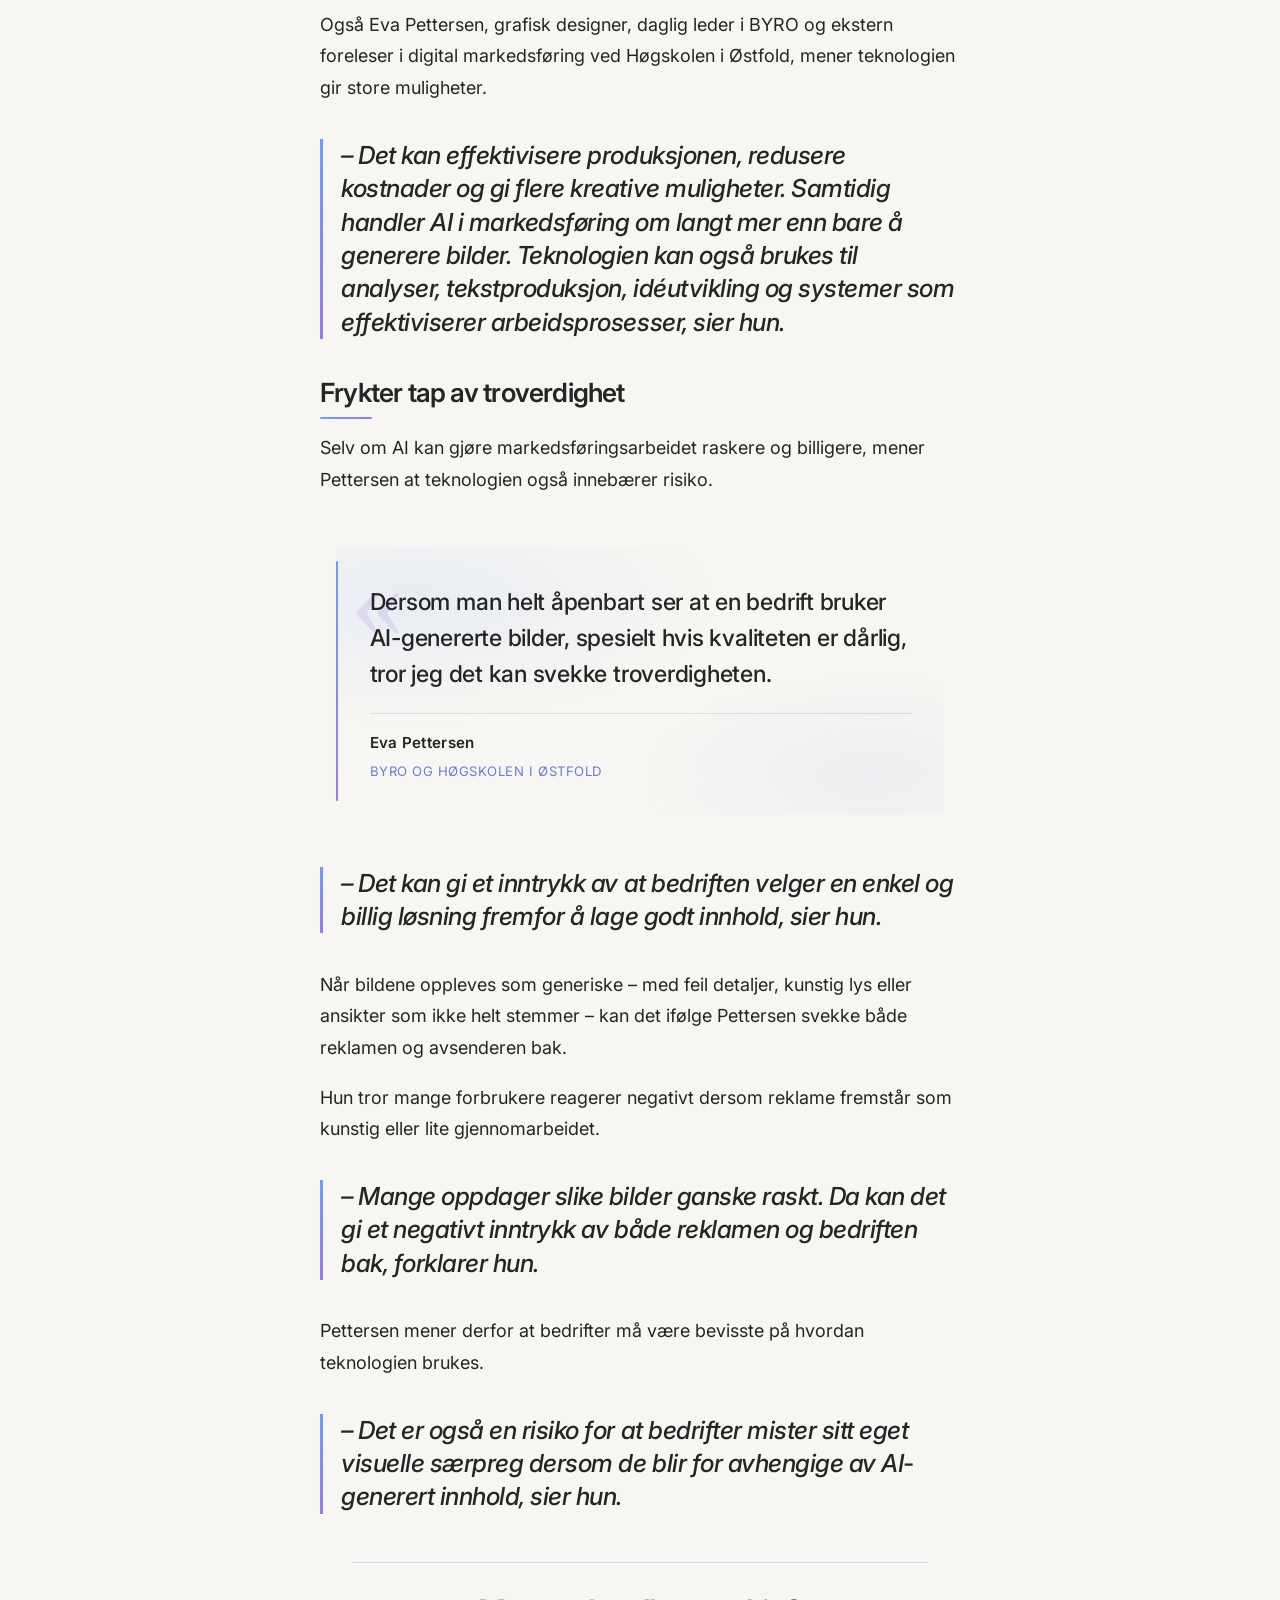
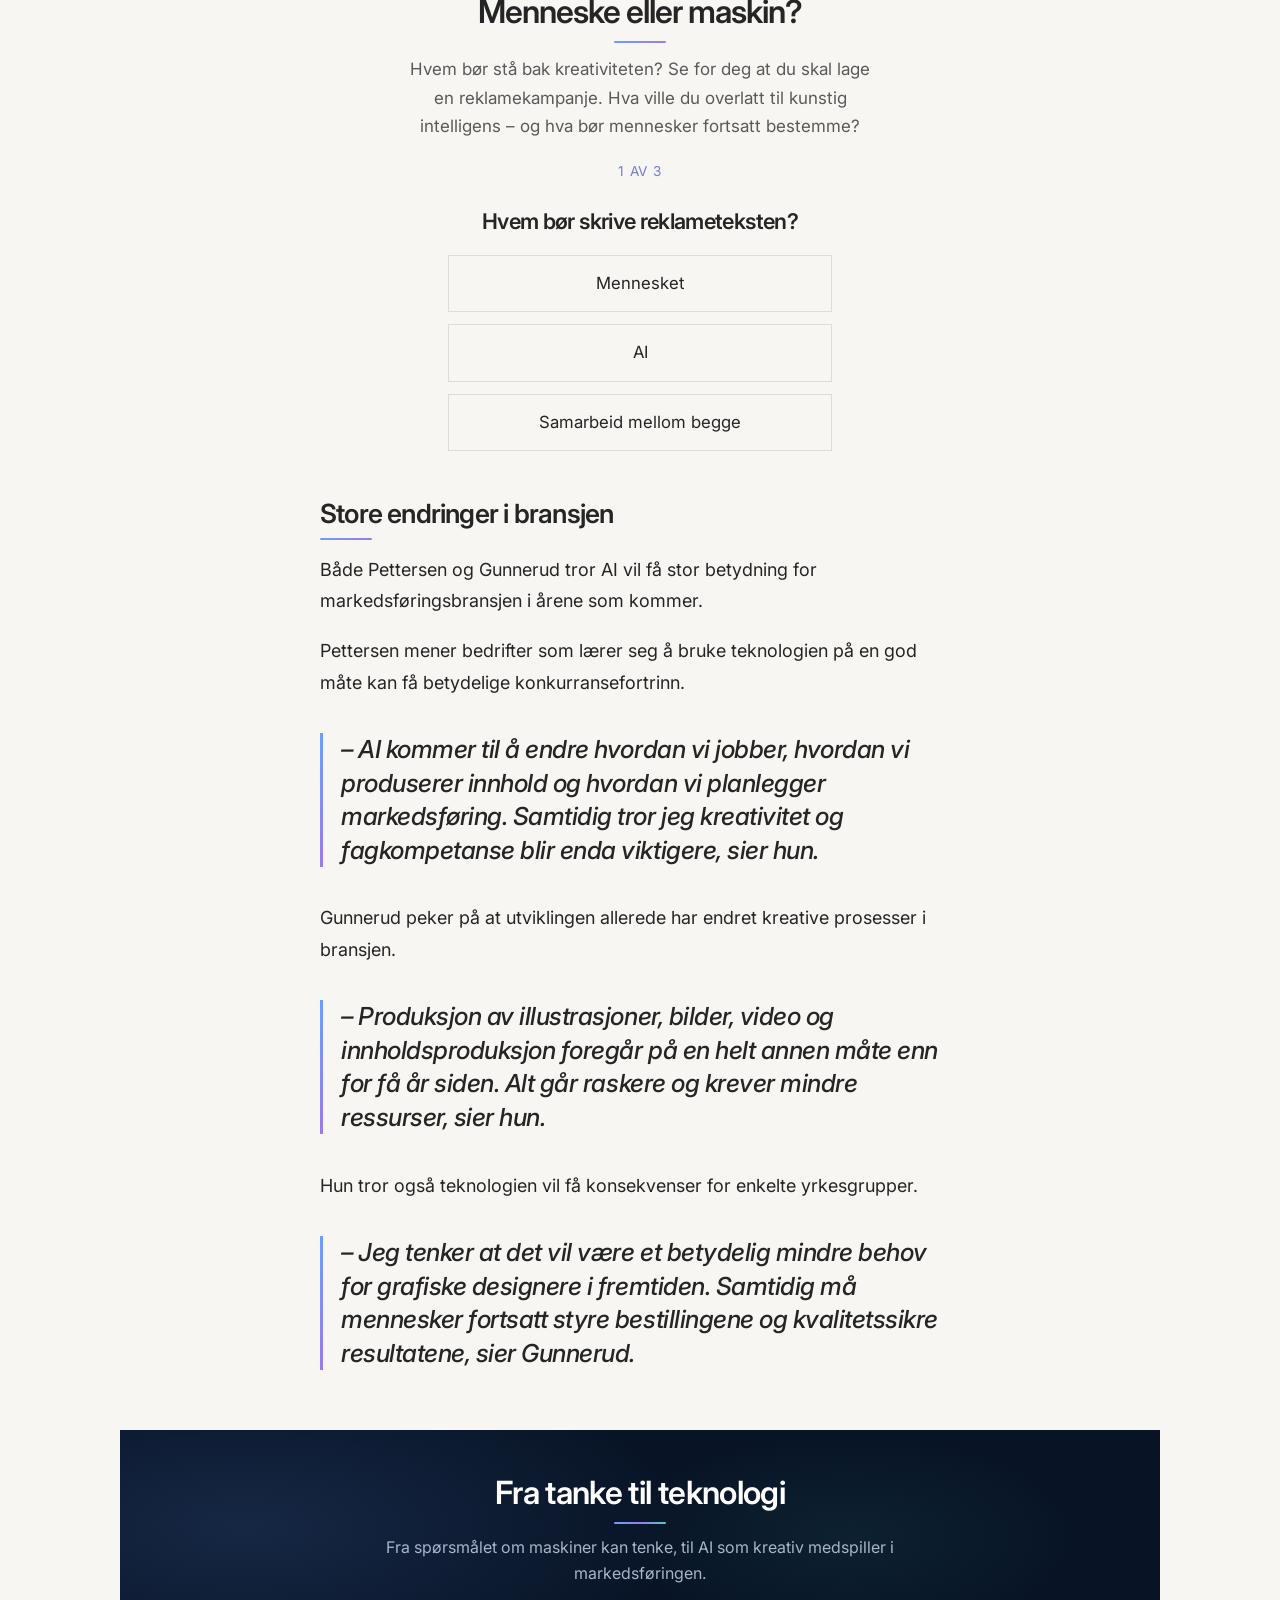
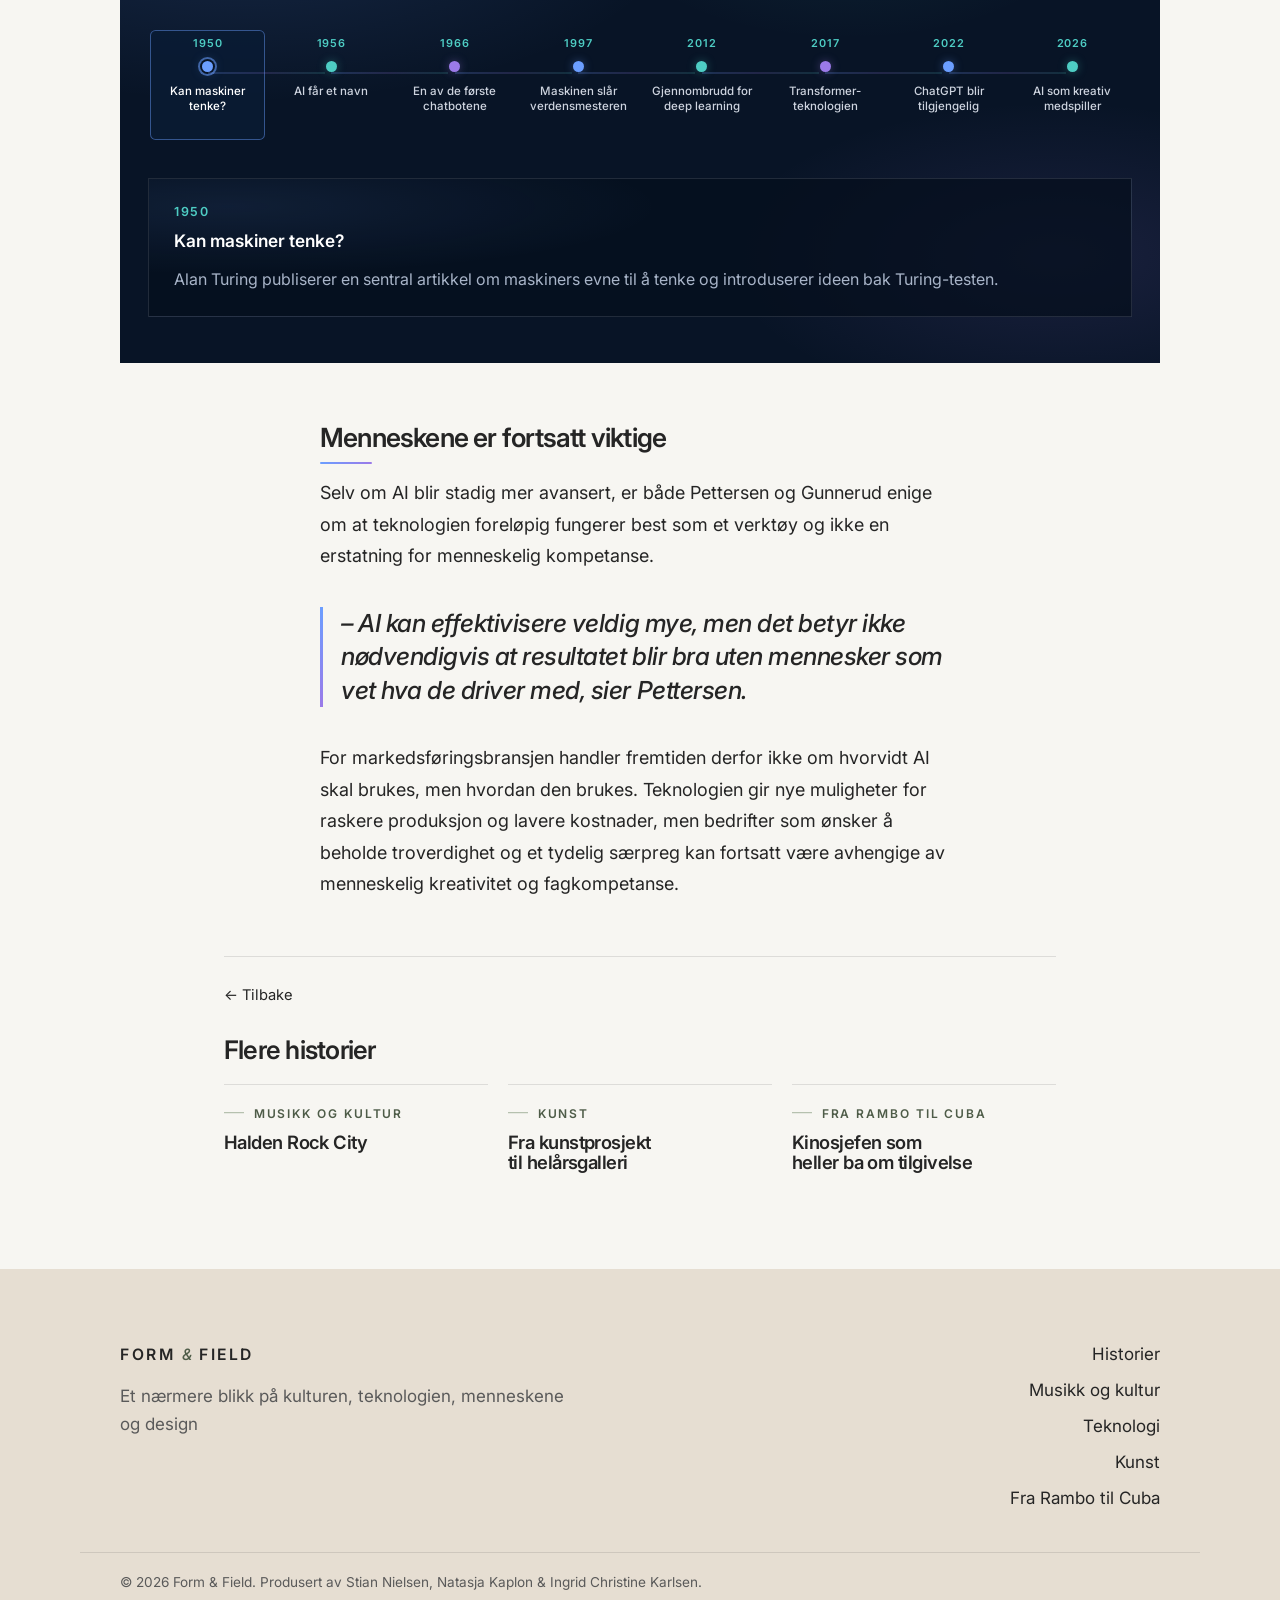
<file: articles/article-lifestyle.html>
<!DOCTYPE html>
<html lang="en">
<head>
  <meta charset="UTF-8">
  <meta name="viewport" content="width=device-width, initial-scale=1">
  <title>AI endrer markedsføringen: Frykter tap av troverdighet — Form &amp; Field</title>
  <meta name="description" content="Kunstig intelligens endrer markedsføringsbransjen i høyt tempo. Samtidig advarer både markedsførere og kommunikasjonsansvarlige om at dårlig bruk av AI kan svekke bedrifters troverdighet.">
  <script>document.documentElement.classList.add("js");</script>
  <link rel="preconnect" href="https://fonts.googleapis.com">
  <link rel="preconnect" href="https://fonts.gstatic.com" crossorigin>
  <link href="https://fonts.googleapis.com/css2?family=Inter:ital,wght@0,400;0,500;0,600;0,700;1,400;1,500&display=swap" rel="stylesheet">
  <link rel="stylesheet" href="../style.css">
  <link rel="stylesheet" href="ai-network.css">
  <link rel="stylesheet" href="ai-reflect.css">
  <link rel="stylesheet" href="ai-timeline.css?v=7">
  <link rel="icon" href="../images/favicon.svg" type="image/svg+xml">
</head>
<body class="page-ai">
  <a class="skip-link" href="#main">Skip to content</a>

  <header class="site-header">
    <div class="container header-inner">
      <a class="logo" href="../index.html" aria-label="Form &amp; Field, home">
        <span class="logo-name">Form <span class="logo-amp">&amp;</span> Field</span>
        <span class="logo-tagline">Historier, ideer og inspirasjon.</span>
      </a>
      <button class="nav-toggle" type="button" aria-expanded="false" aria-controls="site-nav">
        <span class="sr-only">Open menu</span>
        <span class="nav-toggle-bar" aria-hidden="true"></span>
      </button>
      <nav class="site-nav" id="site-nav" aria-label="Primary">
        <ul>
          <li><a href="../index.html#stories">Historier</a></li>
          <li><a href="article-culture.html">Musikk og kultur</a></li>
          <li><a href="article-lifestyle.html" aria-current="page">Teknologi</a></li>
          <li><a href="article-design.html">Kunst</a></li>
          <li><a href="article-inspiration.html">Fra Rambo til Cuba</a></li>
        </ul>
      </nav>
    </div>
  </header>

  <main id="main">
    <article class="article-wrap" lang="no">
      <div class="ai-hero">
        <svg class="ai-network" viewBox="0 0 1200 720" preserveAspectRatio="xMidYMid slice" aria-hidden="true" focusable="false">
          <defs>
            <radialGradient id="ai-glow" cx="50%" cy="40%" r="55%">
              <stop offset="0%" stop-color="#9b7ae8" stop-opacity="0.18"/>
              <stop offset="45%" stop-color="#6b9eff" stop-opacity="0.08"/>
              <stop offset="100%" stop-color="#081426" stop-opacity="0"/>
            </radialGradient>
            <filter id="ai-soft" x="-40%" y="-40%" width="180%" height="180%">
              <feGaussianBlur stdDeviation="1.2"/>
            </filter>
          </defs>
          <rect width="1200" height="720" fill="url(#ai-glow)"/>
          <g stroke-linecap="round" stroke-width="1" fill="none" opacity="0.9">
            <line x1="80" y1="120" x2="220" y2="180" stroke="#6b9eff" stroke-opacity="0.35"/>
            <line x1="220" y1="180" x2="360" y2="110" stroke="#9b7ae8" stroke-opacity="0.3"/>
            <line x1="220" y1="180" x2="310" y2="280" stroke="#4ecdc4" stroke-opacity="0.25"/>
            <line x1="360" y1="110" x2="520" y2="160" stroke="#6b9eff" stroke-opacity="0.32"/>
            <line x1="520" y1="160" x2="640" y2="90" stroke="#9b7ae8" stroke-opacity="0.28"/>
            <line x1="520" y1="160" x2="580" y2="260" stroke="#6b9eff" stroke-opacity="0.3"/>
            <line x1="310" y1="280" x2="460" y2="340" stroke="#9b7ae8" stroke-opacity="0.28"/>
            <line x1="580" y1="260" x2="460" y2="340" stroke="#4ecdc4" stroke-opacity="0.22"/>
            <line x1="580" y1="260" x2="720" y2="220" stroke="#6b9eff" stroke-opacity="0.33"/>
            <line x1="720" y1="220" x2="860" y2="140" stroke="#9b7ae8" stroke-opacity="0.3"/>
            <line x1="720" y1="220" x2="840" y2="300" stroke="#6b9eff" stroke-opacity="0.28"/>
            <line x1="860" y1="140" x2="980" y2="200" stroke="#4ecdc4" stroke-opacity="0.24"/>
            <line x1="840" y1="300" x2="980" y2="200" stroke="#9b7ae8" stroke-opacity="0.26"/>
            <line x1="840" y1="300" x2="960" y2="380" stroke="#6b9eff" stroke-opacity="0.28"/>
            <line x1="460" y1="340" x2="620" y2="420" stroke="#9b7ae8" stroke-opacity="0.25"/>
            <line x1="620" y1="420" x2="760" y2="380" stroke="#4ecdc4" stroke-opacity="0.22"/>
            <line x1="760" y1="380" x2="960" y2="380" stroke="#6b9eff" stroke-opacity="0.26"/>
            <line x1="140" y1="360" x2="310" y2="280" stroke="#6b9eff" stroke-opacity="0.22"/>
            <line x1="140" y1="360" x2="260" y2="480" stroke="#9b7ae8" stroke-opacity="0.2"/>
            <line x1="260" y1="480" x2="460" y2="340" stroke="#6b9eff" stroke-opacity="0.2"/>
            <line x1="620" y1="420" x2="700" y2="540" stroke="#9b7ae8" stroke-opacity="0.22"/>
            <line x1="960" y1="380" x2="1080" y2="480" stroke="#4ecdc4" stroke-opacity="0.2"/>
            <line x1="1080" y1="90" x2="980" y2="200" stroke="#6b9eff" stroke-opacity="0.24"/>
            <line x1="40" y1="520" x2="260" y2="480" stroke="#9b7ae8" stroke-opacity="0.18"/>
            <line x1="700" y1="540" x2="860" y2="500" stroke="#6b9eff" stroke-opacity="0.2"/>
            <line x1="860" y1="500" x2="1080" y2="480" stroke="#9b7ae8" stroke-opacity="0.18"/>
          </g>
          <g filter="url(#ai-soft)">
            <circle class="ai-node-pulse" cx="80" cy="120" r="3.5" fill="#6b9eff" opacity="0.7"/>
            <circle class="ai-node-pulse" cx="220" cy="180" r="4.5" fill="#9b7ae8" opacity="0.85"/>
            <circle class="ai-node-pulse" cx="360" cy="110" r="3" fill="#4ecdc4" opacity="0.65"/>
            <circle class="ai-node-pulse" cx="310" cy="280" r="3.5" fill="#6b9eff" opacity="0.7"/>
            <circle class="ai-node-pulse" cx="520" cy="160" r="5" fill="#9b7ae8" opacity="0.9"/>
            <circle class="ai-node-pulse" cx="640" cy="90" r="2.5" fill="#6b9eff" opacity="0.6"/>
            <circle class="ai-node-pulse" cx="580" cy="260" r="4" fill="#4ecdc4" opacity="0.75"/>
            <circle class="ai-node-pulse" cx="460" cy="340" r="4" fill="#9b7ae8" opacity="0.8"/>
            <circle class="ai-node-pulse" cx="720" cy="220" r="4.5" fill="#6b9eff" opacity="0.85"/>
            <circle class="ai-node-pulse" cx="860" cy="140" r="3" fill="#9b7ae8" opacity="0.65"/>
            <circle class="ai-node-pulse" cx="840" cy="300" r="3.5" fill="#4ecdc4" opacity="0.7"/>
            <circle class="ai-node-pulse" cx="980" cy="200" r="4" fill="#6b9eff" opacity="0.75"/>
            <circle class="ai-node-pulse" cx="960" cy="380" r="3.5" fill="#9b7ae8" opacity="0.7"/>
            <circle class="ai-node-pulse" cx="620" cy="420" r="3" fill="#6b9eff" opacity="0.65"/>
            <circle class="ai-node-pulse" cx="760" cy="380" r="2.5" fill="#4ecdc4" opacity="0.6"/>
            <circle class="ai-node-pulse" cx="140" cy="360" r="2.5" fill="#9b7ae8" opacity="0.55"/>
            <circle class="ai-node-pulse" cx="260" cy="480" r="3" fill="#6b9eff" opacity="0.6"/>
            <circle class="ai-node-pulse" cx="700" cy="540" r="3" fill="#9b7ae8" opacity="0.55"/>
            <circle class="ai-node-pulse" cx="1080" cy="90" r="2.5" fill="#4ecdc4" opacity="0.55"/>
            <circle class="ai-node-pulse" cx="1080" cy="480" r="3" fill="#6b9eff" opacity="0.55"/>
          </g>
        </svg>

        <div class="container">
          <p class="back-link"><a href="../index.html#stories"><span aria-hidden="true">← </span>Tilbake</a></p>

          <header class="article-header">
            <p class="kicker">Teknologi / AI</p>
            <h1>AI endrer markedsføringen: Frykter tap av troverdighet</h1>
            <p class="dek">Kunstig intelligens endrer markedsføringsbransjen i høyt tempo. Samtidig advarer både markedsførere og kommunikasjonsansvarlige om at dårlig bruk av AI kan svekke bedrifters troverdighet og visuelle identitet.</p>
          </header>

          <figure class="article-photo">
            <img src="../images/menneske-og-ai.jpg" alt="En menneskehånd og en robotarm jobber sammen over et bord med bilder, fargeprøver og en laptop." width="1024" height="576">
            <figcaption>Menneske og AI i kreativt samarbeid. Generert bilde i ChatGPT (OpenAi, 2026).</figcaption>
          </figure>
        </div>
      </div>

      <div class="ai-light">
      <div class="container">
        <div class="article-body">
          <p class="lead">På få år har kunstig intelligens gått fra å være et fremtidsfenomen til å bli et vanlig arbeidsverktøy i markedsføringsbransjen. Verktøy som ChatGPT, Midjourney og Adobe Firefly gjør det mulig å produsere tekst, bilder og kampanjemateriell på minutter, noe som tidligere kunne kreve både designere, fotografer og betydelig mer tid.</p>

          <p>Ved Høgskolen i Østfold har AI allerede blitt en del av arbeidsprosessene i kommunikasjonsarbeidet. Likevel har institusjonen satt klare grenser for hvordan teknologien skal brukes.</p>

          <figure class="ai-quote">
            <blockquote>
              <p>Vi ønsker å fremstå autentiske. Derfor bruker vi ikke AI-genererte bilder eller videoer som kan forveksles med ekte fotografier eller video.</p>
            </blockquote>
            <figcaption>
              <span class="ai-quote-name">Kirsten Gløckner Gunnerud</span>
              <span class="ai-quote-role">Høgskolen i Østfold</span>
            </figcaption>
          </figure>

          <p>Dersom høgskolen bruker AI-genererte illustrasjoner, skal de merkes tydelig.</p>

          <blockquote class="pull-quote">
            <p>– KI-generert innhold må alltid merkes. Det handler om å være åpen overfor mottakerne og sikre tillit til kommunikasjonen vår, sier hun.</p>
          </blockquote>

          <p>I praksis betyr det at høgskolen er bevisst på hvordan bilder og kampanjestoff fremstår – og at synlig KI-bruk ikke skal undergrave tilliten til budskapet.</p>

          <figure class="article-photo">
            <img src="../images/hiof-studentverv.jpg" alt="Rekrutteringsplakat fra Høgskolen i Østfold om ledige sentrale verv, med foto fra studiested Halden og Fredrikstad." width="1024" height="768">
            <figcaption>Rekrutteringsplakat for studentverv ved Høgskolen i Østfold. Foto: Stian Nielsen</figcaption>
          </figure>

          <h2>Effektiviserer arbeidet</h2>
          <p>For mange virksomheter handler AI først og fremst om effektivisering. Teknologien kan redusere kostnader, forkorte produksjonstiden og gjøre det enklere å produsere innhold til digitale kanaler.</p>
          <p>Kirsten Gløckner Gunnerud forteller at AI allerede brukes i kommunikasjonsarbeidet ved høgskolen.</p>

          <blockquote class="pull-quote">
            <p>– AI kan forenkle prosesser og være tidsbesparende. Det kan bidra til å hente ut viktig innhold i store dokumenter og fungere som en kreativ medhjelper i utviklingen av idéer, sier hun.</p>
          </blockquote>

          <p>Også Eva Pettersen, grafisk designer, daglig leder i BYRO og ekstern foreleser i digital markedsføring ved Høgskolen i Østfold, mener teknologien gir store muligheter.</p>

          <blockquote class="pull-quote">
            <p>– Det kan effektivisere produksjonen, redusere kostnader og gi flere kreative muligheter. Samtidig handler AI i markedsføring om langt mer enn bare å generere bilder. Teknologien kan også brukes til analyser, tekstproduksjon, idéutvikling og systemer som effektiviserer arbeidsprosesser, sier hun.</p>
          </blockquote>

          <h2>Frykter tap av troverdighet</h2>
          <p>Selv om AI kan gjøre markedsføringsarbeidet raskere og billigere, mener Pettersen at teknologien også innebærer risiko.</p>

          <figure class="ai-quote">
            <blockquote>
              <p>Dersom man helt åpenbart ser at en bedrift bruker AI-genererte bilder, spesielt hvis kvaliteten er dårlig, tror jeg det kan svekke troverdigheten.</p>
            </blockquote>
            <figcaption>
              <span class="ai-quote-name">Eva Pettersen</span>
              <span class="ai-quote-role">BYRO og Høgskolen i Østfold</span>
            </figcaption>
          </figure>

          <blockquote class="pull-quote">
            <p>– Det kan gi et inntrykk av at bedriften velger en enkel og billig løsning fremfor å lage godt innhold, sier hun.</p>
          </blockquote>

          <p>Når bildene oppleves som generiske – med feil detaljer, kunstig lys eller ansikter som ikke helt stemmer – kan det ifølge Pettersen svekke både reklamen og avsenderen bak.</p>

          <p>Hun tror mange forbrukere reagerer negativt dersom reklame fremstår som kunstig eller lite gjennomarbeidet.</p>

          <blockquote class="pull-quote">
            <p>– Mange oppdager slike bilder ganske raskt. Da kan det gi et negativt inntrykk av både reklamen og bedriften bak, forklarer hun.</p>
          </blockquote>

          <p>Pettersen mener derfor at bedrifter må være bevisste på hvordan teknologien brukes.</p>

          <blockquote class="pull-quote">
            <p>– Det er også en risiko for at bedrifter mister sitt eget visuelle særpreg dersom de blir for avhengige av AI-generert innhold, sier hun.</p>
          </blockquote>
        </div>

        <section class="ai-reflect" aria-labelledby="ai-reflect-title" data-ai-reflect>
          <h2 id="ai-reflect-title">Menneske eller maskin?</h2>
          <p class="ai-reflect-intro">Hvem bør stå bak kreativiteten? Se for deg at du skal lage en reklamekampanje. Hva ville du overlatt til kunstig intelligens – og hva bør mennesker fortsatt bestemme?</p>
          <p class="ai-reflect-progress" data-reflect-progress aria-live="polite">1 av 3</p>

          <div class="ai-reflect-step is-active" data-reflect-step>
            <h3 class="ai-reflect-question">Hvem bør skrive reklameteksten?</h3>
            <div class="ai-reflect-options" role="group" aria-label="Hvem bør skrive reklameteksten?">
              <button type="button" class="ai-reflect-option" data-value="human" aria-pressed="false">Mennesket</button>
              <button type="button" class="ai-reflect-option" data-value="ai" aria-pressed="false">AI</button>
              <button type="button" class="ai-reflect-option" data-value="both" aria-pressed="false">Samarbeid mellom begge</button>
            </div>
          </div>

          <div class="ai-reflect-step" data-reflect-step hidden>
            <h3 class="ai-reflect-question">Hvem bør bestemme hvordan en merkevare skal se ut?</h3>
            <div class="ai-reflect-options" role="group" aria-label="Hvem bør bestemme hvordan en merkevare skal se ut?">
              <button type="button" class="ai-reflect-option" data-value="human" aria-pressed="false">Mennesket</button>
              <button type="button" class="ai-reflect-option" data-value="ai" aria-pressed="false">AI</button>
              <button type="button" class="ai-reflect-option" data-value="both" aria-pressed="false">Samarbeid mellom begge</button>
            </div>
          </div>

          <div class="ai-reflect-step" data-reflect-step hidden>
            <h3 class="ai-reflect-question">Hvem bør ha siste ord før en kampanje publiseres?</h3>
            <div class="ai-reflect-options" role="group" aria-label="Hvem bør ha siste ord før en kampanje publiseres?">
              <button type="button" class="ai-reflect-option" data-value="human" aria-pressed="false">Mennesket</button>
              <button type="button" class="ai-reflect-option" data-value="ai" aria-pressed="false">AI</button>
              <button type="button" class="ai-reflect-option" data-value="both" aria-pressed="false">Samarbeid mellom begge</button>
            </div>
          </div>

          <div class="ai-reflect-result" data-reflect-result hidden>
            <p class="ai-reflect-summary" data-reflect-summary></p>
            <ul class="ai-reflect-recap" data-reflect-recap></ul>
            <p class="ai-reflect-closing">AI kan effektivisere arbeidet, men kreativitet, faglig vurdering og tillit er fortsatt sentrale deler av god markedsføring.</p>
            <button type="button" class="ai-reflect-retry" data-reflect-retry>Prøv igjen</button>
          </div>
        </section>

        <div class="article-body">
          <h2>Store endringer i bransjen</h2>
          <p>Både Pettersen og Gunnerud tror AI vil få stor betydning for markedsføringsbransjen i årene som kommer.</p>
          <p>Pettersen mener bedrifter som lærer seg å bruke teknologien på en god måte kan få betydelige konkurransefortrinn.</p>

          <blockquote class="pull-quote">
            <p>– AI kommer til å endre hvordan vi jobber, hvordan vi produserer innhold og hvordan vi planlegger markedsføring. Samtidig tror jeg kreativitet og fagkompetanse blir enda viktigere, sier hun.</p>
          </blockquote>

          <p>Gunnerud peker på at utviklingen allerede har endret kreative prosesser i bransjen.</p>

          <blockquote class="pull-quote">
            <p>– Produksjon av illustrasjoner, bilder, video og innholdsproduksjon foregår på en helt annen måte enn for få år siden. Alt går raskere og krever mindre ressurser, sier hun.</p>
          </blockquote>

          <p>Hun tror også teknologien vil få konsekvenser for enkelte yrkesgrupper.</p>

          <blockquote class="pull-quote">
            <p>– Jeg tenker at det vil være et betydelig mindre behov for grafiske designere i fremtiden. Samtidig må mennesker fortsatt styre bestillingene og kvalitetssikre resultatene, sier Gunnerud.</p>
          </blockquote>
        </div>

        <section class="ai-timeline" aria-labelledby="ai-timeline-title" data-ai-timeline lang="no">
          <div class="ai-timeline-heading">
            <h2 id="ai-timeline-title">Fra tanke til teknologi</h2>
            <p class="ai-timeline-lead">Fra spørsmålet om maskiner kan tenke, til AI som kreativ medspiller i markedsføringen.</p>
          </div>

          <ol class="ai-timeline-track" role="list">
            <li class="ai-timeline-item">
              <button
                type="button"
                class="ai-timeline-trigger"
                data-timeline-trigger="1950"
                data-milestone-year="1950"
                data-title="Kan maskiner tenke?"
                data-text="Alan Turing publiserer en sentral artikkel om maskiners evne til å tenke og introduserer ideen bak Turing-testen."
                aria-pressed="false"
              >
                <span class="ai-timeline-year">1950</span>
                <span class="ai-timeline-marker" aria-hidden="true"></span>
                <span class="ai-timeline-label">Kan maskiner tenke?</span>
              </button>
            </li>
            <li class="ai-timeline-item">
              <button
                type="button"
                class="ai-timeline-trigger"
                data-timeline-trigger="1956"
                data-milestone-year="1956"
                data-title="AI får et navn"
                data-text="Dartmouth-konferansen markerer etableringen av kunstig intelligens som eget forskningsfelt."
                aria-pressed="false"
              >
                <span class="ai-timeline-year">1956</span>
                <span class="ai-timeline-marker" aria-hidden="true"></span>
                <span class="ai-timeline-label">AI får et navn</span>
              </button>
            </li>
            <li class="ai-timeline-item">
              <button
                type="button"
                class="ai-timeline-trigger"
                data-timeline-trigger="1966"
                data-milestone-year="1966"
                data-title="En av de første chatbotene"
                data-text="ELIZA utvikles og kan føre en enkel tekstbasert samtale."
                aria-pressed="false"
              >
                <span class="ai-timeline-year">1966</span>
                <span class="ai-timeline-marker" aria-hidden="true"></span>
                <span class="ai-timeline-label">En av de første chatbotene</span>
              </button>
            </li>
            <li class="ai-timeline-item">
              <button
                type="button"
                class="ai-timeline-trigger"
                data-timeline-trigger="1997"
                data-milestone-year="1997"
                data-title="Maskinen slår verdensmesteren"
                data-text="IBMs Deep Blue beseirer sjakkverdensmester Garry Kasparov."
                aria-pressed="false"
              >
                <span class="ai-timeline-year">1997</span>
                <span class="ai-timeline-marker" aria-hidden="true"></span>
                <span class="ai-timeline-label">Maskinen slår verdensmesteren</span>
              </button>
            </li>
            <li class="ai-timeline-item">
              <button
                type="button"
                class="ai-timeline-trigger"
                data-timeline-trigger="2012"
                data-milestone-year="2012"
                data-title="Gjennombrudd for deep learning"
                data-text="AlexNet viser store fremskritt innen bildegjenkjenning ved hjelp av nevrale nettverk."
                aria-pressed="false"
              >
                <span class="ai-timeline-year">2012</span>
                <span class="ai-timeline-marker" aria-hidden="true"></span>
                <span class="ai-timeline-label">Gjennombrudd for deep learning</span>
              </button>
            </li>
            <li class="ai-timeline-item">
              <button
                type="button"
                class="ai-timeline-trigger"
                data-timeline-trigger="2017"
                data-milestone-year="2017"
                data-title="Transformer-teknologien"
                data-text="En ny modellarkitektur legger grunnlaget for mange moderne språkmodeller."
                aria-pressed="false"
              >
                <span class="ai-timeline-year">2017</span>
                <span class="ai-timeline-marker" aria-hidden="true"></span>
                <span class="ai-timeline-label">Transformer-teknologien</span>
              </button>
            </li>
            <li class="ai-timeline-item">
              <button
                type="button"
                class="ai-timeline-trigger"
                data-timeline-trigger="2022"
                data-milestone-year="2022"
                data-title="ChatGPT blir tilgjengelig"
                data-text="Generativ AI blir tilgjengelig for et bredt publikum gjennom en samtalebasert tjeneste."
                aria-pressed="false"
              >
                <span class="ai-timeline-year">2022</span>
                <span class="ai-timeline-marker" aria-hidden="true"></span>
                <span class="ai-timeline-label">ChatGPT blir tilgjengelig</span>
              </button>
            </li>
            <li class="ai-timeline-item">
              <button
                type="button"
                class="ai-timeline-trigger"
                data-timeline-trigger="2026"
                data-milestone-year="2026"
                data-title="AI som kreativ medspiller"
                data-text="AI brukes til tekstproduksjon, bildeproduksjon, analyse og idéutvikling, blant annet innen markedsføring."
                aria-pressed="false"
              >
                <span class="ai-timeline-year">2026</span>
                <span class="ai-timeline-marker" aria-hidden="true"></span>
                <span class="ai-timeline-label">AI som kreativ medspiller</span>
              </button>
            </li>
          </ol>

          <div class="ai-timeline-detail" data-timeline-detail>
            <span class="ai-timeline-detail-year" data-timeline-detail-year></span>
            <span class="ai-timeline-detail-title" data-timeline-detail-title></span>
            <p data-timeline-detail-text></p>
          </div>
        </section>

        <div class="article-body">
          <h2>Menneskene er fortsatt viktige</h2>
          <p>Selv om AI blir stadig mer avansert, er både Pettersen og Gunnerud enige om at teknologien foreløpig fungerer best som et verktøy og ikke en erstatning for menneskelig kompetanse.</p>

          <blockquote class="pull-quote">
            <p>– AI kan effektivisere veldig mye, men det betyr ikke nødvendigvis at resultatet blir bra uten mennesker som vet hva de driver med, sier Pettersen.</p>
          </blockquote>

          <p>For markedsføringsbransjen handler fremtiden derfor ikke om hvorvidt AI skal brukes, men hvordan den brukes. Teknologien gir nye muligheter for raskere produksjon og lavere kostnader, men bedrifter som ønsker å beholde troverdighet og et tydelig særpreg kan fortsatt være avhengige av menneskelig kreativitet og fagkompetanse.</p>
        </div>

        <div class="article-end">
          <p class="back-link"><a href="../index.html#stories"><span aria-hidden="true">← </span>Tilbake</a></p>
          <nav class="continue" aria-label="Flere historier">
            <h2>Flere historier</h2>
            <ul class="continue-list">
              <li>
                <a href="article-culture.html">
                  <span class="kicker">Musikk og kultur</span>
                  <h3>Halden Rock City</h3>
                </a>
              </li>
              <li>
                <a href="article-design.html">
                  <span class="kicker">Kunst</span>
                  <h3>Fra kunstprosjekt til helårsgalleri</h3>
                </a>
              </li>
              <li>
                <a href="article-inspiration.html">
                  <span class="kicker">Fra Rambo til Cuba</span>
                  <h3>Kinosjefen som heller ba om tilgivelse</h3>
                </a>
              </li>
            </ul>
          </nav>
        </div>
      </div>
      </div>
    </article>
  </main>

  <footer class="site-footer">
    <div class="container footer-grid">
      <div>
        <a class="logo" href="../index.html" aria-label="Form &amp; Field, home">
          <span class="logo-name">Form <span class="logo-amp">&amp;</span> Field</span>
        </a>
        <p class="footer-text">Et nærmere blikk på kulturen, teknologien, menneskene og design</p>
      </div>
      <nav class="footer-nav" aria-label="Footer">
        <ul>
          <li><a href="../index.html#stories">Historier</a></li>
          <li><a href="article-culture.html">Musikk og kultur</a></li>
          <li><a href="article-lifestyle.html">Teknologi</a></li>
          <li><a href="article-design.html">Kunst</a></li>
          <li><a href="article-inspiration.html">Fra Rambo til Cuba</a></li>
        </ul>
      </nav>
    </div>
    <div class="container footer-bottom">
      <p>&copy; <span data-year>2026</span> Form &amp; Field. Produsert av Stian Nielsen, Natasja Kaplon &amp; Ingrid Christine Karlsen.</p>
    </div>
  </footer>

  <script src="../script.js"></script>
  <script src="ai-reflect.js"></script>
  <script src="ai-timeline.js?v=7"></script>
</body>
</html>
</file>
<file: style.css>
/*
  Form & Field
  Shared styles for the homepage and article pages.

  Palette
  --bg         page background
  --text       body text and headlines
  --sage       accents only (rules, borders, hover lines)
  --sage-deep  label text. Darker than --sage so it stays readable
  --beige      bands, notes and image fallbacks
  --white      cards
*/

:root {
  --bg: #f7f6f2;
  --text: #252525;
  --sage: #a7b5a0;
  --sage-deep: #4e5c48;
  --beige: #e6ded2;
  --white: #ffffff;
  --muted: #5a5a5a;
  --line: rgba(37, 37, 37, 0.12);
  --font: "Inter", system-ui, sans-serif;
  --header-offset: 5.5rem;
}

*,
*::before,
*::after {
  box-sizing: border-box;
}

html {
  scroll-behavior: smooth;
}

body {
  margin: 0;
  font-family: var(--font);
  font-size: 1.0625rem;
  line-height: 1.6;
  color: var(--text);
  background: var(--bg);
}

img {
  max-width: 100%;
  display: block;
}

h1,
h2,
h3,
p,
figure,
blockquote,
ul {
  margin: 0;
}

h1,
h2,
h3 {
  font-weight: 600;
  letter-spacing: -0.03em;
  line-height: 1.08;
  text-wrap: balance;
}

a {
  color: inherit;
}

::selection {
  background: var(--sage);
  color: var(--text);
}

:focus-visible {
  outline: 2px solid var(--text);
  outline-offset: 3px;
}

/* Skip link sits over the header when focused. */
.skip-link {
  position: absolute;
  left: 1rem;
  top: -100%;
  z-index: 100;
  background: var(--text);
  color: var(--bg);
  padding: 0.75rem 1rem;
  text-decoration: none;
}

.skip-link:focus {
  top: 0.75rem;
}

.sr-only {
  position: absolute;
  width: 1px;
  height: 1px;
  padding: 0;
  margin: -1px;
  overflow: hidden;
  clip: rect(0, 0, 0, 0);
  white-space: nowrap;
  border: 0;
}

.container {
  width: min(1120px, 100%);
  margin-inline: auto;
  padding-inline: clamp(1.25rem, 4vw, 2.5rem);
}

/* Small uppercase labels used for categories and issue info. */
.kicker {
  font-size: 0.75rem;
  font-weight: 600;
  letter-spacing: 0.16em;
  text-transform: uppercase;
  color: var(--sage-deep);
}

.kicker::before {
  content: "";
  display: inline-block;
  width: 1.25rem;
  height: 1px;
  margin-right: 0.6rem;
  background: var(--sage);
  vertical-align: middle;
  transform: translateY(-0.15em);
}

.article-header .kicker::before {
  display: none;
}

/* ---------- Header and navigation ---------- */

.site-header {
  position: sticky;
  top: 0;
  z-index: 30;
  background: var(--bg);
  border-top: 4px solid var(--sage);
  border-bottom: 1px solid var(--line);
}

.header-inner {
  display: flex;
  align-items: center;
  justify-content: space-between;
  gap: 1.5rem;
  min-height: 4.75rem;
}

.logo {
  display: inline-flex;
  flex-direction: column;
  gap: 0.15rem;
  color: inherit;
  text-decoration: none;
}

.logo-name {
  font-size: 0.98rem;
  font-weight: 600;
  letter-spacing: 0.16em;
  text-transform: uppercase;
}

.logo-amp {
  font-style: italic;
  font-weight: 500;
  letter-spacing: 0;
  text-transform: none;
  color: var(--sage-deep);
}

.logo-tagline {
  font-size: 0.72rem;
  font-weight: 400;
  letter-spacing: 0.01em;
  text-transform: none;
  color: var(--muted);
}

.site-nav ul {
  display: flex;
  align-items: center;
  gap: clamp(0.9rem, 2vw, 1.6rem);
  list-style: none;
  padding: 0;
}

.site-nav a {
  display: inline-block;
  font-size: 0.92rem;
  text-decoration: none;
  white-space: nowrap;
}

.site-nav a::after {
  content: "";
  display: block;
  height: 1px;
  background: var(--sage);
  transform: scaleX(0);
  transform-origin: left;
  transition: transform 0.25s ease;
}

.site-nav a:hover::after,
.site-nav a[aria-current="page"]::after {
  transform: scaleX(1);
}

.nav-toggle {
  display: none;
  align-items: center;
  justify-content: center;
  width: 2.75rem;
  height: 2.75rem;
  padding: 0;
  border: 0;
  background: transparent;
  cursor: pointer;
}

.nav-toggle-bar,
.nav-toggle-bar::before,
.nav-toggle-bar::after {
  display: block;
  width: 22px;
  height: 1.5px;
  background: var(--text);
  position: relative;
  transition: transform 0.2s ease, opacity 0.2s ease;
}

.nav-toggle-bar::before,
.nav-toggle-bar::after {
  content: "";
  position: absolute;
  left: 0;
}

.nav-toggle-bar::before {
  top: -7px;
}

.nav-toggle-bar::after {
  top: 7px;
}

.nav-toggle[aria-expanded="true"] .nav-toggle-bar {
  background: transparent;
}

.nav-toggle[aria-expanded="true"] .nav-toggle-bar::before {
  top: 0;
  transform: rotate(45deg);
}

.nav-toggle[aria-expanded="true"] .nav-toggle-bar::after {
  top: 0;
  transform: rotate(-45deg);
}

/* ---------- Homepage ---------- */

.hero {
  padding-block: clamp(3rem, 8vw, 6.5rem);
}

.hero-grid {
  display: grid;
  grid-template-columns: 1.05fr 0.95fr;
  gap: clamp(2rem, 5vw, 4.5rem);
  align-items: center;
}

.hero-copy h1 {
  max-width: 9em;
  margin-top: 0.9rem;
  font-size: clamp(2.8rem, 6.4vw, 5.35rem);
}

.hero-intro {
  max-width: 36rem;
  margin-top: 1.35rem;
  font-size: 1.125rem;
  line-height: 1.7;
  color: var(--muted);
}

.button {
  display: inline-flex;
  align-items: center;
  gap: 0.45rem;
  margin-top: 1.85rem;
  padding: 0.9rem 1.25rem;
  background: var(--text);
  color: var(--bg);
  text-decoration: none;
  transition: background-color 0.2s ease;
}

.button:hover,
.button:focus-visible {
  background: var(--sage-deep);
  color: var(--bg);
}

.hero-figure {
  margin: 0;
}

.hero-figure figcaption {
  margin-top: 0.75rem;
  font-size: 0.85rem;
  color: var(--muted);
}

.featured {
  background: var(--beige);
  padding-block: clamp(3.5rem, 7vw, 6rem);
}

.section-heading {
  margin-bottom: 1.5rem;
}

.section-heading h2,
.stories-heading h2 {
  font-size: clamp(1.8rem, 3vw, 2.4rem);
}

.section-intro {
  max-width: 36rem;
  margin-top: 0.75rem;
  color: var(--muted);
}

.feature {
  display: grid;
  grid-template-columns: 0.86fr 1.14fr;
  background: var(--white);
  color: inherit;
  text-decoration: none;
  border: 1px solid transparent;
  transition: border-color 0.25s ease;
}

.feature:hover,
.feature:focus-visible {
  border-color: var(--sage);
}

.feature-body {
  display: flex;
  flex-direction: column;
  justify-content: center;
  gap: 0.9rem;
  padding: clamp(1.5rem, 4vw, 3rem);
}

.feature-body h3 {
  font-size: clamp(2rem, 3.4vw, 3rem);
}

.dek {
  font-size: 1.125rem;
  font-style: italic;
  font-weight: 400;
  line-height: 1.55;
  color: var(--muted);
}

.byline {
  color: var(--muted);
  font-size: 0.95rem;
}

.stories {
  padding-block: clamp(4rem, 8vw, 7rem);
  scroll-margin-top: var(--header-offset);
}

.stories-heading {
  max-width: 40rem;
}

/* Two columns on larger screens, one column on small screens. */
.card-grid {
  display: grid;
  grid-template-columns: repeat(2, minmax(0, 1fr));
  gap: clamp(1.25rem, 3vw, 2.25rem);
  margin-top: clamp(2rem, 4vw, 3rem);
}

.card {
  display: flex;
  flex-direction: column;
  background: var(--white);
  color: inherit;
  text-decoration: none;
  border: 1px solid var(--line);
  transition: border-color 0.25s ease, transform 0.25s ease;
}

.card:hover,
.card:focus-visible {
  border-color: var(--sage);
  transform: translateY(-4px);
}

.card-meta {
  display: flex;
  justify-content: space-between;
  align-items: baseline;
  gap: 1rem;
}

.index {
  font-size: 0.75rem;
  letter-spacing: 0.14em;
  color: var(--sage-deep);
}

.card-body {
  display: flex;
  flex-direction: column;
  gap: 0.75rem;
  flex: 1;
  padding: 1.25rem 1.35rem 1.45rem;
}

.card-body h3 {
  font-size: clamp(1.45rem, 2vw, 1.85rem);
}

.card-body p:not(.card-meta) {
  color: var(--muted);
  line-height: 1.6;
}

.read-more {
  width: fit-content;
  padding-top: 0.35rem;
  font-size: 0.92rem;
  font-weight: 500;
  text-underline-offset: 0.25em;
}

/* Pushes the link to the bottom of shorter cards so a row lines up. */
.card .read-more {
  margin-top: auto;
}

.card:hover .read-more,
.feature:hover .read-more,
.card:focus-visible .read-more,
.feature:focus-visible .read-more {
  text-decoration: underline;
  text-decoration-color: var(--sage-deep);
}

.arrow {
  display: inline-block;
  transition: transform 0.25s ease;
}

.card:hover .arrow,
.feature:hover .arrow,
.button:hover .arrow,
.card:focus-visible .arrow,
.feature:focus-visible .arrow,
.button:focus-visible .arrow {
  transform: translateX(4px);
}

/*
  Locked image frame.
  The box keeps its shape when you swap the SVG for a photograph.
  object-fit: cover crops the new image to the same frame.
*/
.media {
  position: relative;
  overflow: hidden;
  aspect-ratio: 4 / 5;
  background: var(--beige);
}

.media-dark {
  background: #1c1c1a;
}

.media img {
  position: absolute;
  inset: 0;
  width: 100%;
  height: 100%;
  object-fit: cover;
  transition: transform 0.6s ease;
}

.card:hover .media img,
.feature:hover .media img,
.card:focus-visible .media img,
.feature:focus-visible .media img {
  transform: scale(1.045);
}

/* ---------- Article pages ---------- */

.article-wrap {
  padding-block: clamp(2.25rem, 6vw, 4.5rem) clamp(3.5rem, 8vw, 6rem);
}

.back-link {
  margin-bottom: 1.75rem;
}

.back-link a {
  text-decoration: none;
  font-size: 0.92rem;
}

.back-link a:hover,
.back-link a:focus-visible {
  text-decoration: underline;
  text-decoration-color: var(--sage-deep);
  text-underline-offset: 0.22em;
}

.article-header {
  max-width: 44rem;
  margin: 0 auto 2rem;
  text-align: center;
}

.article-header h1 {
  margin-top: 0.8rem;
  font-size: clamp(2.4rem, 5vw, 4.1rem);
}

.article-header .dek {
  margin-top: 1.1rem;
  font-size: clamp(1.1rem, 2vw, 1.3rem);
}

.article-header .byline {
  margin-top: 1.25rem;
}

.article-figure {
  max-width: 32rem;
  margin: 0 auto 2.75rem;
}

.article-figure figcaption,
.article-photo figcaption,
.article-video figcaption {
  margin-top: 0.75rem;
  font-size: 0.85rem;
  line-height: 1.5;
  text-align: center;
  color: var(--muted);
}

/* Real photographs keep their own shape instead of the portrait card crop. */
.article-photo {
  max-width: 52rem;
  margin: 0 auto 2.5rem;
}

.article-body .article-photo {
  margin: 2rem auto;
}

.article-photo img {
  width: 100%;
  height: auto;
}

.article-photo-portrait {
  max-width: 24rem;
}

.article-video {
  max-width: 24rem;
  margin: 2.5rem auto 0;
}

.article-video video {
  width: 100%;
  height: auto;
  aspect-ratio: 3 / 4;
  object-fit: cover;
  object-position: center;
  background: var(--beige);
}

.artwork-carousel {
  max-width: 36rem;
  margin: 2.25rem auto 2.75rem;
}

.carousel-viewport {
  position: relative;
  container-type: inline-size;
}

.js .carousel-slide:not(.is-active) {
  display: none;
}

.carousel-slide img {
  width: 100%;
  height: auto;
  aspect-ratio: 1;
  object-fit: cover;
  background: var(--beige);
}

.carousel-slide figcaption {
  margin-top: 0.75rem;
  font-size: 0.85rem;
  line-height: 1.5;
  text-align: center;
  color: var(--muted);
}

.carousel-control {
  position: absolute;
  top: calc(50cqw - 1.25rem);
  z-index: 1;
  display: grid;
  place-items: center;
  width: 2.5rem;
  height: 2.5rem;
  padding: 0;
  border: 1px solid var(--line);
  background: var(--bg);
  color: var(--text);
  font: inherit;
  font-size: 1.15rem;
  line-height: 1;
  cursor: pointer;
}

.carousel-prev {
  left: 0.75rem;
}

.carousel-next {
  right: 0.75rem;
}

.carousel-control:hover,
.carousel-control:focus-visible {
  border-color: var(--sage-deep);
  color: var(--sage-deep);
}

.carousel-status {
  margin: 0.85rem 0 0;
  text-align: center;
  font-size: 0.85rem;
  color: var(--muted);
}

.carousel-dots {
  display: flex;
  justify-content: center;
  gap: 0.45rem;
  margin-top: 0.7rem;
}

.carousel-dot {
  width: 0.7rem;
  height: 0.7rem;
  padding: 0;
  border: 1px solid var(--sage-deep);
  background: transparent;
  cursor: pointer;
}

.carousel-dot[aria-current="true"] {
  background: var(--sage-deep);
}

.article-body blockquote:not(.pull-quote) {
  margin: 1.6rem 0 1.4rem;
  padding-left: 1.15rem;
  border-left: 2px solid var(--sage);
}

.article-body blockquote:not(.pull-quote) p {
  margin: 0;
}

.media img.crop-harbor {
  object-position: center 38%;
}

.article-body {
  max-width: 40rem;
  margin-inline: auto;
  font-size: 1.125rem;
  line-height: 1.75;
}

.article-body p {
  margin-bottom: 1.15rem;
}

.article-body h2 {
  margin: 2.4rem 0 0.85rem;
  font-size: 1.65rem;
}

.article-rules .article-header h1,
.article-rules .article-body h2,
.article-rules .venue-map h2,
.article-title-rule .article-header h1 {
  padding-bottom: 0.75rem;
  border-bottom: 1px solid var(--line);
}

.article-rules .venue-map {
  border-top: 0;
}

.article-rules .article-header .dek,
.article-title-rule .article-header .dek,
.article-rules .venue-map > p {
  margin-top: 1rem;
}

/* XL story: archival at the start, cleaner toward the digital ending. */
.article-title-rule .article-header h1,
.article-title-rule .article-header .dek,
.article-title-rule .pull-quote {
  font-family: "Iowan Old Style", Palatino, "Palatino Linotype", Georgia, serif;
}

.photo-frame {
  position: relative;
}

.photo-frame::after {
  content: "";
  position: absolute;
  inset: 0;
  pointer-events: none;
  background-image: url("images/grain.svg");
  background-size: 160px 160px;
  mix-blend-mode: multiply;
}

.photo-era-early img {
  filter: sepia(0.42) saturate(0.62) contrast(1.06);
}

.photo-era-early .photo-frame::after {
  opacity: 0.55;
}

.photo-era-mid img {
  filter: sepia(0.16) saturate(0.86) contrast(1.03);
}

.photo-era-mid .photo-frame::after {
  opacity: 0.28;
}

.photo-era-soft img {
  filter: sepia(0.06) saturate(0.94);
}

.photo-era-soft .photo-frame::after {
  opacity: 0.12;
}

.photo-era-late .photo-frame::after {
  opacity: 0;
}

.film-timeline {
  margin: 0.4rem 0 1.8rem;
  padding: 0;
  list-style: none;
}

.film-timeline li {
  position: relative;
  margin: 0;
  padding: 0 0 1.15rem 1.35rem;
  border-left: 1px solid var(--line);
  line-height: 1.45;
}

.film-timeline li:last-child {
  padding-bottom: 0;
  border-left-color: transparent;
}

.film-timeline li::before {
  content: "";
  position: absolute;
  top: 0.35rem;
  left: -0.28rem;
  width: 0.5rem;
  height: 0.5rem;
  border: 1px solid var(--text);
  border-radius: 50%;
  background: var(--bg);
}

.film-timeline li:first-child {
  color: var(--muted);
  font-family: "Iowan Old Style", Palatino, "Palatino Linotype", Georgia, serif;
}

.film-timeline span {
  display: block;
  margin-bottom: 0.15rem;
  font-family: var(--font);
  font-size: 0.78rem;
  font-weight: 600;
  letter-spacing: 0.08em;
  text-transform: uppercase;
  color: var(--sage-deep);
}

.side-story {
  margin: 2.4rem 0 2rem;
  padding: 1.35rem 1.2rem 0.4rem;
  background: var(--beige);
}

.side-story-label {
  margin: 0 0 0.85rem;
  font-size: 0.78rem;
  font-weight: 600;
  letter-spacing: 0.12em;
  text-transform: uppercase;
  color: var(--text);
}

.side-story .pull-quote {
  margin-top: 0;
}

.lead::first-letter {
  float: left;
  padding: 0.08em 0.12em 0 0;
  font-size: 3.35rem;
  font-weight: 600;
  line-height: 0.8;
}

.pull-quote {
  margin: 2.2rem 0;
  padding-left: 1.15rem;
  border-left: 2px solid var(--sage);
  font-size: 1.55rem;
  font-style: italic;
  font-weight: 500;
  line-height: 1.35;
  letter-spacing: -0.02em;
}

.pull-quote p {
  margin: 0;
}

.callout {
  margin: 1.8rem 0;
  padding: 1.15rem 1.3rem;
  background: var(--beige);
}

.callout p {
  margin: 0;
}

.article-end {
  max-width: 52rem;
  margin: 3.5rem auto 0;
  padding-top: 1.5rem;
  border-top: 1px solid var(--line);
}

/* Map under the Halden article. Kept below the sticky header. */
.venue-map {
  max-width: 52rem;
  margin: 3rem auto 0;
  padding-top: 1.5rem;
  border-top: 1px solid var(--line);
  scroll-margin-top: var(--header-offset);
}

.venue-map h2 {
  margin-bottom: 0.75rem;
  font-size: clamp(1.6rem, 3vw, 2rem);
}

.venue-map > p {
  max-width: 40rem;
  margin-bottom: 1.25rem;
  color: var(--muted);
  line-height: 1.7;
}

.map-frame {
  width: 100%;
  height: min(28rem, 70vh);
  min-height: 16rem;
  overflow: hidden;
  background: var(--beige);
}

.map-frame iframe {
  display: block;
  width: 100%;
  height: 100%;
  border: 0;
}

.map-credit {
  margin-top: 0.85rem;
  margin-bottom: 0;
  font-size: 0.92rem;
}

.map-credit a {
  color: inherit;
}

/* Local poll at the end of the Cube 8 article. Nothing is sent anywhere. */
.poll {
  max-width: 52rem;
  margin: 3rem auto 0;
  padding-top: 1.5rem;
  border-top: 1px solid var(--line);
  text-align: center;
}

.poll h2 {
  margin-bottom: 0.75rem;
  font-size: clamp(1.6rem, 3vw, 2rem);
}

.poll > p:not(.poll-thanks) {
  max-width: 36rem;
  margin: 0 auto 1.5rem;
  color: var(--muted);
  line-height: 1.7;
}

.poll-options {
  display: grid;
  gap: 0.75rem;
  max-width: 24rem;
  margin: 0 auto;
}

.poll-option {
  display: block;
  width: 100%;
  padding: 1rem 1.15rem;
  border: 1px solid var(--line);
  background: transparent;
  color: var(--text);
  font: inherit;
  font-size: 1.05rem;
  line-height: 1.4;
  text-align: center;
  cursor: pointer;
  appearance: none;
  transition: background-color 0.2s ease, border-color 0.2s ease;
}

.poll-option:hover {
  background: var(--beige);
}

.poll-option[aria-pressed="true"] {
  border-color: var(--sage-deep);
  background: var(--beige);
}

.poll .poll-thanks {
  margin: 1.15rem 0 0;
  color: var(--sage-deep);
  font-weight: 600;
  text-align: center;
}

/* Soundtrack in the Halden article. A dark pause in the light page, with one red stage light. */
.soundtrack {
  position: relative;
  max-width: 52rem;
  margin: 3rem auto;
  padding: clamp(1.75rem, 4.5vw, 3rem);
  overflow: hidden;
  background:
    radial-gradient(ellipse 55% 48% at 100% 0%, rgba(196, 58, 52, 0.42), transparent 70%),
    radial-gradient(ellipse 40% 35% at 88% 18%, rgba(164, 40, 36, 0.28), transparent 65%),
    #171717;
  color: #f3f1ea;
}

.soundtrack h2,
.soundtrack-intro,
.soundtrack-player,
.soundtrack-out {
  position: relative;
  z-index: 1;
}

.soundtrack h2 {
  max-width: 12ch;
  scroll-margin-top: calc(var(--header-offset) + 1rem);
  font-size: clamp(2.5rem, 6vw, 4.15rem);
  font-weight: 600;
  line-height: 0.92;
  letter-spacing: -0.04em;
  color: #f3f1ea;
}

.soundtrack-mark {
  color: #e85a52;
  text-shadow: 0 0 18px rgba(232, 90, 82, 0.65), 0 0 36px rgba(196, 58, 52, 0.4);
}

.soundtrack h2::after {
  content: "";
  display: block;
  width: 2.25rem;
  height: 1px;
  margin-top: 1.1rem;
  background: #e85a52;
  box-shadow: 0 0 12px rgba(232, 90, 82, 0.55);
}

.soundtrack-intro {
  max-width: 22rem;
  margin-top: 1.15rem;
  color: rgba(243, 241, 234, 0.72);
  font-size: 1.05rem;
  line-height: 1.55;
}

.soundtrack-player {
  margin-top: 1.75rem;
  background: #171717;
  box-shadow: 0 0 0 1px rgba(243, 241, 234, 0.08);
  transition: box-shadow 0.25s ease;
}

.soundtrack-player:hover {
  box-shadow: 0 0 0 1px rgba(196, 90, 82, 0.55);
}

.soundtrack-player iframe {
  display: block;
  width: 100%;
  height: 352px;
  border: 0;
  background: #171717;
}

.soundtrack-out {
  margin-top: 1.15rem;
}

.soundtrack-out a {
  display: inline-flex;
  align-items: center;
  gap: 0.55rem;
  color: rgba(243, 241, 234, 0.82);
  font-size: 0.92rem;
  text-decoration: none;
  transition: color 0.2s ease;
}

.soundtrack-logo {
  display: block;
  flex: none;
}

.soundtrack-out a:hover,
.soundtrack-out a:focus-visible {
  color: #e7b2ad;
  text-decoration: underline;
  text-underline-offset: 0.22em;
}

.soundtrack a:focus-visible,
.soundtrack iframe:focus-visible {
  outline: 2px solid #e7b2ad;
  outline-offset: 3px;
}


.continue h2 {
  margin: 0.25rem 0 1.25rem;
  font-size: 1.6rem;
}

.continue-list {
  display: grid;
  grid-template-columns: repeat(3, minmax(0, 1fr));
  gap: 1.25rem;
  list-style: none;
  padding: 0;
}

.continue-list a {
  display: block;
  height: 100%;
  padding-top: 0.9rem;
  text-decoration: none;
  border-top: 1px solid var(--line);
}

.continue-list h3 {
  margin-top: 0.45rem;
  font-size: 1.15rem;
}

.continue-list a:hover h3,
.continue-list a:focus-visible h3 {
  text-decoration: underline;
  text-decoration-color: var(--sage-deep);
  text-underline-offset: 0.18em;
}

/* ---------- Footer ---------- */

.site-footer {
  background: var(--beige);
  padding: clamp(3rem, 6vw, 4.5rem) 0 1.5rem;
}

.footer-grid {
  display: grid;
  grid-template-columns: 1.4fr 1fr;
  gap: 2rem 3rem;
}

.footer-text {
  max-width: 28rem;
  margin-top: 0.85rem;
  color: var(--muted);
  line-height: 1.65;
}

.footer-nav ul {
  display: grid;
  gap: 0.55rem;
  justify-items: end;
  list-style: none;
  padding: 0;
}

.footer-nav a {
  text-decoration: none;
}

.footer-nav a:hover,
.footer-nav a:focus-visible {
  text-decoration: underline;
  text-decoration-color: var(--sage-deep);
  text-underline-offset: 0.2em;
}

.footer-bottom {
  margin-top: 2.5rem;
  padding-top: 1.15rem;
  border-top: 1px solid rgba(37, 37, 37, 0.12);
  font-size: 0.85rem;
  color: var(--muted);
}

/* ---------- Responsive layout ---------- */

@media (max-width: 900px) {
  .hero-grid,
  .feature {
    grid-template-columns: 1fr;
  }

  .hero-copy h1 {
    max-width: none;
  }

  .continue-list {
    grid-template-columns: 1fr;
  }
}

@media (max-width: 860px) {
  .logo-tagline {
    display: none;
  }

  .header-inner {
    flex-wrap: wrap;
  }

  .site-nav {
    width: 100%;
  }

  .site-nav ul {
    flex-direction: column;
    align-items: stretch;
    gap: 0;
  }

  .site-nav a {
    display: block;
    padding: 0.9rem 0;
    border-bottom: 1px solid var(--line);
    font-size: 1.05rem;
  }

  /*
    With JavaScript, the links collapse into a button.
    Without it, the list above stays open so nothing is hidden.
  */
  .js .nav-toggle {
    display: inline-flex;
  }

  .js .header-inner {
    flex-wrap: nowrap;
  }

  .js .site-nav {
    display: none;
    width: auto;
  }

  .js .site-nav.is-open {
    display: block;
    position: absolute;
    top: 100%;
    left: 0;
    right: 0;
    padding: 0.35rem clamp(1.25rem, 4vw, 2.5rem) 0.75rem;
    background: var(--bg);
    border-bottom: 1px solid var(--line);
    box-shadow: 0 16px 30px rgba(37, 37, 37, 0.06);
  }
}

@media (max-width: 700px) {
  .card-grid,
  .footer-grid {
    grid-template-columns: 1fr;
  }

  .footer-nav ul {
    justify-items: start;
    margin-top: 0.25rem;
  }

  .pull-quote {
    font-size: 1.3rem;
  }
}

@media (prefers-reduced-motion: reduce) {
  html {
    scroll-behavior: auto;
  }

  .card,
  .feature,
  .media img,
  .arrow,
  .site-nav a::after,
  .nav-toggle-bar,
  .nav-toggle-bar::before,
  .nav-toggle-bar::after,
  .button,
  .soundtrack-out a,
  .soundtrack-player {
    transition: none;
  }

  .card:hover,
  .card:focus-visible,
  .card:hover .media img,
  .feature:hover .media img,
  .card:focus-visible .media img,
  .feature:focus-visible .media img {
    transform: none;
  }
}
</file>
<file: articles/rock-spotlight.css>
/*
  Halden Rock City only.
  Stage light behind the title, painted with gradients so it stays visible.
  Loaded only by article-culture.html.
*/

@property --spot-x {
  syntax: "<percentage>";
  inherits: false;
  initial-value: 50%;
}

@property --spot-y {
  syntax: "<length>";
  inherits: false;
  initial-value: 9rem;
}

.page-rock {
  --bg: #171717;
  --text: #f3ecdf;
  --muted: #d2c6b4;
  --line: rgba(243, 236, 223, 0.16);
  --sage-deep: #e7d8c6;
  --beige: #1b1b1b;
  --white: #1f1f1f;
  color: var(--text);
  background-color: #171717;
  color-scheme: dark;
}

.page-rock .article-wrap {
  position: relative;
  background-color: #171717;
}

.page-rock .article-wrap::before {
  content: "";
  position: absolute;
  z-index: 0;
  top: 0;
  left: 0;
  width: 100%;
  height: 40rem;
  pointer-events: none;
  background-image:
    radial-gradient(ellipse 48% 16rem at var(--spot-x) calc(var(--spot-y) + 2rem), rgba(236, 214, 186, 0.28), transparent 68%),
    radial-gradient(ellipse 78% 28rem at var(--spot-x) var(--spot-y), rgba(196, 58, 52, 0.55), transparent 72%),
    radial-gradient(ellipse 90% 34rem at var(--spot-x) var(--spot-y), rgba(150, 40, 40, 0.4), transparent 78%);
  background-repeat: no-repeat;
  animation: spot-drift 22s ease-in-out infinite alternate;
}

.page-rock .article-wrap > * {
  position: relative;
  z-index: 1;
}

@keyframes spot-drift {
  from {
    --spot-x: 47%;
    --spot-y: 8.6rem;
  }
  to {
    --spot-x: 53%;
    --spot-y: 9.5rem;
  }
}

.page-rock .site-header {
  background: #171717;
}

.page-rock .soundtrack {
  box-shadow:
    0 0 90px 14px rgba(150, 40, 40, 0.45),
    0 0 40px 4px rgba(196, 58, 52, 0.28);
}

.page-rock .footer-bottom {
  border-top-color: var(--line);
}

.page-rock ::selection {
  background: #6a3330;
  color: #f3ecdf;
}

@media (max-width: 700px) {
  .page-rock .article-wrap::before {
    height: 34rem;
    background-image:
      radial-gradient(ellipse 90% 13rem at var(--spot-x) calc(var(--spot-y) + 1.4rem), rgba(236, 214, 186, 0.26), transparent 70%),
      radial-gradient(ellipse 150% 24rem at var(--spot-x) var(--spot-y), rgba(196, 58, 52, 0.5), transparent 74%),
      radial-gradient(ellipse 160% 28rem at var(--spot-x) var(--spot-y), rgba(150, 40, 40, 0.38), transparent 80%);
  }
}

@media (prefers-reduced-motion: reduce) {
  .page-rock .article-wrap::before {
    animation: none;
  }
}
</file>
<file: articles/cube8-brush.css>
/*
  Cube8 Gallery only.
  Soft brush accents under the title and section headings.
  Loaded only by article-design.html.
*/

.page-art {
  --brush-red: #b85a48;
  --brush-orange: #d4783c;
  --brush-ink: #2c2a28;
  --brush-mark: url("../images/brush-stroke-red.svg");
}

/* Trade hairline rules for painted marks on article headings. */
.page-art .article-rules .article-header h1,
.page-art.article-rules .article-header h1,
.page-art .article-rules .article-body h2,
.page-art.article-rules .article-body h2,
.page-art .article-rules .venue-map h2,
.page-art.article-rules .venue-map h2 {
  padding-bottom: 0;
  border-bottom: 0;
}

.page-art .article-header h1 {
  margin-bottom: 0.2rem;
}

.page-art .brush-stroke {
  display: block;
  width: min(19rem, 78%);
  height: auto;
  margin: 0.2rem auto 0.85rem;
  color: var(--brush-red);
  pointer-events: none;
  user-select: none;
}

.page-art .brush-stroke--hero {
  width: min(22rem, 88%);
  margin-top: 0.35rem;
  margin-bottom: 0.15rem;
  color: var(--brush-orange);
  opacity: 0.9;
  transform: rotate(-0.6deg);
}

.page-art .brush-stroke--section {
  width: min(9.5rem, 46%);
  margin: 0.15rem 0 1rem;
  color: var(--brush-red);
  opacity: 0.82;
  transform: rotate(0.8deg);
}

.page-art .brush-stroke--quote {
  width: min(7rem, 38%);
  margin: 0.85rem 0 0;
  color: var(--brush-ink);
  opacity: 0.55;
  transform: rotate(-1.2deg);
}

/* Painted mark under every body section heading and the map heading. */
.page-art .article-body h2,
.page-art .venue-map h2 {
  width: fit-content;
  max-width: 100%;
  margin-bottom: 0.2rem;
  margin-inline: 0;
  text-align: left;
}

.page-art .article-body h2::after,
.page-art .venue-map h2::after {
  content: "";
  display: block;
  width: 11.5rem;
  max-width: 100%;
  height: 0.8rem;
  margin: 0.35rem 0 0.95rem 0;
  background-image: var(--brush-mark);
  background-repeat: no-repeat;
  background-position: left center;
  background-size: 100% 100%;
  transform: none;
  pointer-events: none;
}

.page-art .venue-map h2::after {
  width: 10rem;
  filter: hue-rotate(18deg) saturate(1.1);
}

.page-art .pull-quote.has-brush {
  margin-bottom: 1.5rem;
}

.page-art .pull-quote.has-brush .brush-stroke--quote {
  margin-left: 0.15rem;
}

/* Closing quote after Marbella section */
.page-art .article-body .closing-quote {
  margin: 2.75rem auto 2.5rem;
  padding: 0;
  border: 0;
  max-width: 36rem;
  text-align: center;
  display: grid;
  justify-items: center;
  gap: 0;
}

.page-art .article-body .closing-quote p {
  margin: 0;
  font-family: "Iowan Old Style", Palatino, "Palatino Linotype", Georgia, serif;
  font-size: clamp(1.35rem, 3.4vw, 1.75rem);
  font-style: italic;
  font-weight: 400;
  line-height: 1.4;
  letter-spacing: -0.01em;
  color: var(--text);
  text-wrap: balance;
}

.page-art .brush-stroke--closing {
  width: min(11rem, 55%);
  margin: 1rem auto 0;
  color: var(--brush-red);
  opacity: 0.78;
  transform: rotate(-0.8deg);
}

/* Portrait: full frame so Malin and the artwork stay visible. */
.page-art .article-photo-portrait {
  max-width: min(30rem, 100%);
}

.page-art .article-photo-portrait img {
  width: 100%;
  height: auto;
  object-fit: contain;
  object-position: center center;
}

/* Carousel captions: artist first, supporting credit underneath. */
.page-art .carousel-slide figcaption {
  display: grid;
  gap: 0.2rem;
  justify-items: center;
  text-align: center;
}

.page-art .carousel-artist {
  display: block;
  font-size: 0.95rem;
  font-weight: 600;
  letter-spacing: -0.02em;
  color: var(--text);
}

.page-art .carousel-work {
  display: block;
  font-size: 0.88rem;
  font-style: italic;
  color: var(--text);
}

.page-art .carousel-meta {
  display: block;
  font-size: 0.8rem;
  line-height: 1.45;
  color: var(--muted);
}

/* More air between poll, video and map — poll stays a standalone block. */
.page-art .poll {
  margin-top: 3.5rem;
  margin-bottom: 0;
  padding-bottom: 0.25rem;
}

.page-art .poll + .article-video {
  margin-top: 4rem;
}

.page-art .article-video + .venue-map {
  margin-top: 5rem;
}

/* Poll accents match the brush marks on this page only. */
.page-art .poll-option:hover {
  border-color: var(--brush-red);
}

.page-art .poll-option:focus-visible {
  outline: 2px solid var(--brush-red);
  outline-offset: 3px;
}

.page-art .poll-option[aria-pressed="true"] {
  border-color: var(--brush-red);
  background: var(--beige);
}

.page-art .poll .poll-thanks {
  color: var(--brush-red);
}

@media (max-width: 700px) {
  .page-art .article-photo-portrait {
    max-width: min(22rem, 100%);
  }

  .page-art .poll + .article-video {
    margin-top: 3.25rem;
  }

  .page-art .article-video + .venue-map {
    margin-top: 4rem;
  }

  .page-art .brush-stroke--hero {
    width: min(17rem, 92%);
    margin-bottom: 0.35rem;
  }

  .page-art .brush-stroke--section {
    width: min(8rem, 52%);
  }

  .page-art .brush-stroke--quote {
    width: min(6rem, 42%);
  }

  .page-art .article-body .closing-quote {
    margin: 2.25rem auto 2rem;
    max-width: 100%;
  }

  .page-art .article-body .closing-quote p {
    font-size: clamp(1.2rem, 5.2vw, 1.45rem);
  }

  .page-art .brush-stroke--closing {
    width: min(9rem, 58%);
  }

  .page-art .article-body h2::after,
  .page-art .venue-map h2::after {
    width: 11.5rem;
    max-width: 85%;
    height: 0.75rem;
    margin-left: 0;
    margin-right: auto;
    background-position: left center;
  }
}

@media (prefers-reduced-motion: reduce) {
  .page-art .brush-stroke,
  .page-art .article-body h2::after,
  .page-art .venue-map h2::after {
    transform: none;
  }
}
</file>
<file: articles/kinosjefen.css>
/* Layout: one reading column inside a dark cinema hall; each chapter is a film reel, the grain fades as the story moves from 35 mm to digital, Cuba switches to warm Havana colours. */
:root {
  --bg: #0c0e13;          /* the dark hall */
  --bg-2: #151923;        /* raised surface */
  --fg: #ece6da;          /* light on the screen */
  --muted: #9aa0ab;
  --line: #2a303c;
  --lamp: #f2b35b;        /* projector lamp */
  --grotte: #6aa3e8;      /* Blå Grotte */
  --havana: #0f3b3a;
  --havana-2: #14504d;
  --coral: #ff8f73;
  --display: "Limelight", "Didot", Georgia, serif;
  --body: "Newsreader", Georgia, "Times New Roman", serif;
  --mono: "IBM Plex Mono", ui-monospace, Menlo, Consolas, monospace;
  color-scheme: dark;
}
* { box-sizing: border-box; }
body {
  background: var(--bg);
  color: var(--fg);
  font-family: var(--body);
  font-size: 1.15rem;
  line-height: 1.6;
}
body::before { content: ""; position: fixed; inset: 0 0 auto; height: env(safe-area-inset-top, 0px); z-index: 10; background: var(--bg); }
#grain {
  position: fixed;
  inset: 0;
  width: 100%;
  height: 100%;
  pointer-events: none;
  z-index: 5;
  mix-blend-mode: soft-light;
  opacity: .22;
  image-rendering: pixelated;
  -webkit-mask-image: linear-gradient(to bottom, #000 0%, #000 24%, rgba(0,0,0,.6) 42%, rgba(0,0,0,.25) 65%, rgba(0,0,0,.08) 85%, transparent 100%);
  mask-image: linear-gradient(to bottom, #000 0%, #000 24%, rgba(0,0,0,.6) 42%, rgba(0,0,0,.25) 65%, rgba(0,0,0,.08) 85%, transparent 100%);
}
.wrap { padding-left: max(16px, env(safe-area-inset-left, 0px)); padding-right: max(16px, env(safe-area-inset-right, 0px)); }
.col { width: 100%; max-width: 40rem; min-width: 0; margin-inline: auto; justify-self: center; }
.wide { width: 100%; max-width: 60rem; min-width: 0; margin-inline: auto; justify-self: center; }
p { margin: 0; }
.prose { display: grid; gap: 1.1rem; }
.quote { font-size: 1.3rem; font-style: italic; color: var(--fg); border-left: 2px solid var(--lamp); padding-left: 1rem; }
.reel { font-family: var(--mono); font-size: .75rem; letter-spacing: .14em; text-transform: uppercase; color: var(--lamp); }
h1, h2 { text-wrap: balance; margin: 0; font-weight: 400; }
h2 { font-family: var(--display); font-size: clamp(1.9rem, 5vw, 2.8rem); line-height: 1.1; }
section.chapter { padding-block: 5rem 3rem; display: grid; gap: 2rem; justify-items: center; }
.chapter-head { display: grid; gap: .6rem; }
.note { font-family: var(--mono); font-size: .75rem; color: var(--muted); letter-spacing: .02em; }
button { font: inherit; cursor: pointer; }
:focus-visible { outline: 2px solid var(--lamp); outline-offset: 3px; }
.btn { font-family: var(--mono); font-size: .8rem; letter-spacing: .06em; text-transform: uppercase; background: transparent; color: var(--fg); border: 1px solid var(--line); border-radius: 999px; padding: .55rem 1rem; transition: border-color .2s, background .2s; }
.btn:hover { border-color: var(--lamp); }
.btn[aria-pressed="true"] { background: var(--lamp); color: var(--bg); border-color: var(--lamp); }
.listen { display: inline-flex; align-items: center; gap: .5rem; }
.listen::before { content: ""; width: 0; height: 0; border-left: 8px solid currentColor; border-top: 5px solid transparent; border-bottom: 5px solid transparent; }
.listen.is-playing::before,
.listen[aria-pressed="true"]::before {
  width: 8px;
  height: 10px;
  border: 0;
  background: linear-gradient(to right, currentColor 0 3px, transparent 3px 5px, currentColor 5px 8px);
}

/* film-frame placeholder for photos */
.frame { position: relative; z-index: 6; background: var(--bg-2); border-block: 14px solid #000; aspect-ratio: 16 / 9; max-width: 100%; display: grid; place-items: center; text-align: center; padding: 1rem; color: var(--muted); font-family: var(--mono); font-size: .8rem; }
.frame::before, .frame::after { content: ""; position: absolute; left: 0; right: 0; height: 14px; background: repeating-linear-gradient(90deg, transparent 0 10px, #3a3f4a 10px 20px, transparent 20px 30px); background-size: 30px 6px; background-repeat: repeat-x; background-position: 0 4px; }
.frame::before { top: -14px; }
.frame::after { bottom: -14px; }
.frame img, .frame video { position: absolute; inset: 0; width: 100%; height: 100%; object-fit: cover; }
.chapter-photo {
  width: min(100%, 40rem);
  max-width: 40rem;
  margin-block: 0;
  margin-inline: auto;
  justify-self: center;
  display: grid;
  gap: 0.85rem;
}
.chapter-photo .frame {
  width: 100%;
  aspect-ratio: 1024 / 765;
  padding: 0;
}
.chapter-photo .frame img {
  object-fit: contain;
  object-position: center;
  background: #000;
}
.chapter-photo .note { width: 100%; text-align: left; }

/* hero */
.back-link { margin: 0; }
.back-link a { font-family: var(--mono); font-size: .8rem; letter-spacing: .06em; text-transform: uppercase; color: var(--fg); text-decoration: none; }
.back-link a:hover { color: var(--lamp); }
.hero { padding-block: 4rem 3rem; display: grid; gap: 2rem; }
.hero h1 { font-family: var(--display); font-size: clamp(2.4rem, 8vw, 4.8rem); line-height: 1.02; color: var(--fg); text-align: center; animation: flicker 6s infinite; }
@keyframes flicker { 0%, 100% { opacity: 1 } 3% { opacity: .82 } 5% { opacity: 1 } 47% { opacity: .93 } 49% { opacity: 1 } }
.ingress {
  position: relative;
  z-index: 6;
  font-size: 1.3rem;
  font-weight: 600;
  line-height: 1.45;
  background: #161922;
  padding: 1.5rem;
}
.byline { font-family: var(--mono); font-size: .75rem; color: var(--muted); letter-spacing: .06em; text-transform: uppercase; }
.hero-photo { position: relative; z-index: 6; margin: 0; display: grid; gap: 0.85rem; }
.hero-quote {
  position: relative;
  z-index: 6;
  display: grid;
  gap: 1rem;
  justify-items: start;
  background: #161922;
  padding: 1.5rem;
}
.hero-quote blockquote { margin: 0; font-family: var(--display); font-size: clamp(1.4rem, 4vw, 2.1rem); line-height: 1.25; color: var(--lamp); text-wrap: balance; }

/* clippings */
.clips { display: grid; grid-template-columns: repeat(auto-fit, minmax(14rem, 1fr)); gap: 1rem; }
.clip { text-align: left; background: #e8e2d4; color: #1d1b17; border: 0; padding: 1rem 1rem 1.2rem; display: grid; gap: .4rem; transform: rotate(-1deg); transition: transform .2s; box-shadow: 0 6px 18px rgba(0,0,0,.4); }
.clip:nth-child(2) { transform: rotate(1.2deg); }
.clip:hover { transform: rotate(0) scale(1.02); }
.clip .paper { font-family: var(--mono); font-size: .65rem; letter-spacing: .1em; text-transform: uppercase; }
.clip .headline { font-family: var(--body); font-weight: 600; font-size: 1.15rem; line-height: 1.2; }
.clip .open { font-family: var(--mono); font-size: .7rem; color: #5a5446; }

/* argus folders */
#liv > .col.prose,
#begynte > .col.prose,
#forandrer > .col.prose {
  position: relative;
  z-index: 6;
  background: #161922;
  padding: 1.5rem;
}
.argus { position: relative; z-index: 6; display: grid; grid-template-columns: auto 1fr; gap: 1.5rem; align-items: end; background: #161922; padding: 1.5rem; }
.folders { display: flex; align-items: end; gap: 1rem; }
.folder { width: 4.5rem; background: #c9b38a; color: #2a2418; font-family: var(--mono); font-size: .6rem; text-transform: uppercase; letter-spacing: .08em; display: grid; place-items: center; writing-mode: vertical-rl; transform: rotate(180deg); border-radius: 2px; }
.folder.big { height: 9rem; width: 5.5rem; }
.folder.small { height: 9rem; width: 1.4rem; }
@media (max-width: 480px) { .argus { grid-template-columns: 1fr; } }

/* chart */
.chart-box { position: relative; z-index: 6; background: #161922; padding: 1.25rem; display: grid; gap: 1.15rem; }
.chart-box svg { width: 100%; height: auto; display: block; }
.chart-point .chart-glow {
  r: 11;
  opacity: 0.14;
  transition: opacity 0.35s ease, r 0.35s ease;
}
.chart-point .chart-ring {
  r: 12;
  opacity: 0;
  transition: opacity 0.35s ease, r 0.35s ease;
}
.chart-point .chart-dot {
  r: 5;
  transition: r 0.35s ease, fill 0.35s ease;
}
.chart-point.is-active .chart-glow {
  opacity: 0.28;
  r: 14;
}
.chart-point.is-active .chart-ring {
  opacity: 0.55;
  r: 14;
}
.chart-point.is-active .chart-dot {
  r: 7.5;
  fill: var(--lamp);
}
.steps {
  display: flex;
  flex-wrap: wrap;
  justify-content: center;
  align-items: center;
  gap: 0.65rem;
  width: 100%;
}
.steps .chart-step {
  flex: 0 0 5.75rem;
  box-sizing: border-box;
  width: 5.75rem;
  height: 3.35rem;
  display: inline-flex;
  flex-direction: column;
  align-items: center;
  justify-content: center;
  gap: 0.18rem;
  padding: 0.35rem 0.45rem;
  text-align: center;
  border-color: rgba(242, 179, 91, 0.42);
  background: transparent;
  color: var(--fg);
  transition: border-color 0.28s ease, background 0.28s ease, color 0.28s ease;
}
.steps .chart-step:hover:not([aria-pressed="true"]) {
  border-color: rgba(242, 179, 91, 0.78);
  background: rgba(242, 179, 91, 0.06);
}
.steps .chart-step[aria-pressed="true"] {
  background: var(--lamp);
  color: var(--bg);
  border-color: var(--lamp);
}
.chart-step-year {
  font-family: var(--mono);
  font-size: 0.92rem;
  font-weight: 500;
  letter-spacing: 0.06em;
  line-height: 1.1;
  text-transform: uppercase;
}
.chart-step-tag {
  display: block;
  min-height: 0.7em;
  font-family: var(--mono);
  font-size: 0.58rem;
  font-weight: 400;
  letter-spacing: 0.08em;
  line-height: 1.2;
  text-transform: uppercase;
  opacity: 0.72;
}
.steps .chart-step[aria-pressed="true"] .chart-step-tag {
  opacity: 0.88;
}
@media (max-width: 560px) {
  .steps {
    gap: 0.55rem;
  }
  .steps .chart-step {
    flex-basis: 5.4rem;
    width: 5.4rem;
    height: 3.25rem;
  }
}
.annot { min-height: 3.2em; font-size: 1.05rem; }
.annot strong { color: var(--lamp); font-family: var(--mono); font-weight: 500; }
.chart-box .annot {
  color: var(--fg);
  font-size: 1.05rem;
  line-height: 1.55;
  min-height: 4.2em;
  padding-top: 0.15rem;
}
.chart-box .annot strong {
  display: block;
  margin-bottom: 0.4rem;
  font-size: clamp(1.15rem, 3.2vw, 1.4rem);
  font-weight: 500;
  letter-spacing: 0.02em;
  line-height: 1.3;
  color: var(--lamp);
}

/* gallery */
.gallery { position: relative; z-index: 6; display: grid; grid-auto-flow: column; grid-auto-columns: minmax(16rem, 78%); gap: 1rem; overflow-x: auto; scroll-snap-type: x mandatory; padding-bottom: 1rem; }
@media (min-width: 760px) { .gallery { grid-auto-columns: minmax(16rem, 32%); } }
.card { scroll-snap-align: start; background: var(--bg-2); border: 1px solid var(--line); display: grid; min-width: 0; height: 100%; }
.card-body { padding: 1rem; display: flex; flex-direction: column; gap: .6rem; height: 100%; }
.card h3 { margin: 0; font-family: var(--body); font-size: 1.2rem; font-weight: 600; }
.card .year { font-family: var(--mono); font-size: .7rem; color: var(--lamp); letter-spacing: .08em; }
.card p { font-size: 1rem; }
.card .card-quote { font-style: italic; color: var(--muted); }
.card-body .listen { margin-top: auto; align-self: start; }

/* choice */
.choice { position: relative; z-index: 6; background: var(--bg-2); padding: 1.5rem; display: grid; gap: 1rem; }
.options { display: grid; gap: .6rem; }
.option { text-align: left; background: transparent; color: var(--fg); border: 1px solid var(--line); padding: .8rem 1rem; display: grid; grid-template-columns: auto 1fr; gap: .8rem; align-items: start; }
.option:hover { border-color: var(--lamp); }
.option .n { font-family: var(--mono); color: var(--lamp); }
.option[aria-pressed="true"] { border-color: var(--lamp); background: rgba(242,179,91,.08); }
.reveal { border-top: 1px solid var(--line); padding-top: 1rem; }
.fox-exits {
  display: grid;
  grid-template-columns: repeat(3, minmax(0, 1fr));
  gap: 1rem;
  margin-block: .4rem .2rem;
}
.fox-exit {
  display: grid;
  gap: .45rem;
  align-content: start;
}
.fox-label {
  font-family: var(--mono);
  font-size: .68rem;
  letter-spacing: .1em;
  text-transform: uppercase;
  color: var(--muted);
  padding-bottom: .35rem;
  border-bottom: 1px solid var(--line);
}
.fox-exit.is-open .fox-label {
  color: var(--lamp);
  border-bottom-color: var(--lamp);
}
.fox-exit p {
  font-size: 1rem;
  line-height: 1.45;
  color: var(--fg);
}
@media (max-width: 640px) {
  .fox-exits { grid-template-columns: 1fr; }
}

/* screen masking */
.screen-demo { background: var(--bg-2); padding: 1.25rem; display: grid; gap: 1rem; }
.stage { position: relative; width: 100%; aspect-ratio: 1.85 / 1; background: #000; overflow: hidden; }
.picture { position: absolute; left: 50%; top: 50%; transform: translate(-50%, -50%); background: linear-gradient(160deg, #3b6ea8, #1d3550 60%, #0f1a28); transition: width .6s ease, height .6s ease; display: grid; place-items: center; color: #dfe9f5; font-family: var(--mono); font-size: .75rem; text-align: center; padding: .5rem; }
.toggle { display: flex; flex-wrap: wrap; gap: .5rem; }

/* tech timeline */
.tech { display: grid; grid-template-columns: repeat(auto-fit, minmax(12rem, 1fr)); gap: 1rem; }
.tech div { border-top: 2px solid var(--grotte); padding-top: .8rem; display: grid; gap: .3rem; }
.tech .when { font-family: var(--mono); font-size: .75rem; color: var(--grotte); letter-spacing: .06em; }

/* price */
.price { position: relative; z-index: 6; background: #161922; padding: 1.5rem; display: grid; gap: 1rem; }
.price input[type=range] { width: 100%; accent-color: var(--lamp); }
.price-out { display: grid; grid-template-columns: repeat(auto-fit, minmax(10rem, 1fr)); gap: 1rem; }
.price-out div { display: grid; }
.price-out .big { font-family: var(--mono); font-size: 1.8rem; color: var(--lamp); font-variant-numeric: tabular-nums; }
.price-out .lbl { font-family: var(--mono); font-size: .7rem; color: var(--muted); text-transform: uppercase; letter-spacing: .08em; }

/* cuba */
.cuba { background: var(--havana); }
.cuba .reel { color: var(--coral); }
.cuba .quote { border-color: var(--coral); }
.cuba .note { color: #a9c9c5; }
.cuba figure { position: relative; z-index: 6; margin: 0; display: grid; gap: 0.85rem; }
.map { background: var(--havana-2); padding: 1rem; display: grid; gap: 1rem; }
.map svg { width: 100%; height: auto; display: block; }
.facts {
  display: grid;
  grid-template-columns: repeat(4, minmax(0, 1fr));
  gap: 1rem 1.25rem;
  width: 100%;
  box-sizing: border-box;
}
.facts div {
  display: grid;
  gap: 0.35rem;
  justify-items: center;
  text-align: center;
  min-width: 0;
}
.facts .big {
  font-family: var(--display);
  font-size: 2rem;
  color: var(--coral);
  line-height: 1;
  max-width: 100%;
}
.facts .lbl {
  font-size: .95rem;
  color: #d4e4e1;
  max-width: 100%;
  overflow-wrap: break-word;
}
@media (max-width: 900px) {
  .facts { grid-template-columns: repeat(2, minmax(0, 1fr)); }
}
@media (max-width: 380px) {
  .facts { grid-template-columns: minmax(0, 1fr); }
}
.cuba .facts + .prose { margin-top: 0.85rem; }
#konkurranse .prose > p.quote { margin-top: 0.65rem; }
.cuba .btn:hover { border-color: var(--coral); }

/* ending */
.ending { padding-block: 6rem; text-align: center; display: grid; gap: 2rem; justify-items: center; transition: background 1.2s; }
.ending blockquote { margin: 0; font-family: var(--display); font-size: clamp(1.8rem, 6vw, 3rem); line-height: 1.15; color: var(--lamp); max-width: 30rem; text-wrap: balance; transition: text-shadow 1.2s, color 1.2s; }
body.lights-out { background: #000; }
body.lights-out .ending blockquote { text-shadow: 0 0 40px rgba(242,179,91,.6); }
body.lights-out main > *:not(.ending) { opacity: .15; transition: opacity 1.2s; }
.credits { font-family: var(--mono); font-size: .75rem; color: var(--muted); display: grid; gap: .3rem; letter-spacing: .06em; text-transform: uppercase; }

/* lightbox + toast */
[hidden] { display: none !important; }
.lightbox {
  position: fixed;
  inset: 0;
  background: rgba(0,0,0,.8);
  z-index: 20;
  display: grid;
  align-items: start;
  justify-items: center;
  overflow-y: auto;
  padding: max(1rem, env(safe-area-inset-top, 0px)) max(16px, env(safe-area-inset-left, 0px)) max(1.5rem, env(safe-area-inset-bottom, 0px));
}
.lightbox-inner {
  background: #e8e2d4;
  color: #1d1b17;
  max-width: 34rem;
  width: 100%;
  max-height: min(92vh, 56rem);
  margin-block: auto;
  padding: 1.5rem;
  display: grid;
  gap: .8rem;
  overflow-y: auto;
}
.lightbox-inner #lb-paper,
.lightbox-inner #lb-title,
.lightbox-inner #lb-text {
  color: #1d1b17;
}
.lightbox-inner #lb-paper {
  color: #5a5446;
}
.lightbox-inner img#lb-shot {
  display: block;
  width: 100%;
  max-height: min(38vh, 18rem);
  height: auto;
  object-fit: contain;
  background: #d9d2c3;
}
.lightbox-inner .btn { color: #1d1b17; border-color: #8a8270; justify-self: start; }
.toast { position: fixed; left: 50%; bottom: calc(1.5rem + env(safe-area-inset-bottom, 0px)); transform: translateX(-50%); background: var(--fg); color: var(--bg); font-family: var(--mono); font-size: .8rem; padding: .6rem 1rem; z-index: 21; max-width: calc(100% - 32px); }

@media (prefers-reduced-motion: reduce) {
  .hero h1 { animation: none; }
  * { transition: none !important; }
  .chart-point .chart-glow,
  .chart-point .chart-ring,
  .chart-point .chart-dot { transition: none; }
}
</file>
<file: articles/ai-network.css>
/*
  AI article only — digital network hero and soft tech accents.
  Loaded only by article-lifestyle.html.
*/

.page-ai {
  --ai-navy: #081426;
  --ai-blue: #6b9eff;
  --ai-purple: #9b7ae8;
  --ai-teal: #4ecdc4;
  --ai-ink: #e8eef8;
  --ai-muted: #a8b4c8;
  --ai-line: rgba(107, 158, 255, 0.22);
  --ai-accent: #6b7fd7;
}

.page-ai .site-header {
  background: var(--ai-navy);
  border-top-color: var(--ai-teal);
  border-bottom-color: rgba(232, 238, 248, 0.1);
  color: var(--ai-ink);
}

.page-ai .site-header .logo-name {
  color: var(--ai-ink);
}

.page-ai .site-header .logo-amp {
  color: var(--ai-teal);
}

.page-ai .site-header .logo-tagline {
  color: var(--ai-muted);
}

.page-ai .site-nav a {
  color: var(--ai-ink);
}

.page-ai .site-nav a::after {
  background: var(--ai-teal);
}

.page-ai .nav-toggle-bar,
.page-ai .nav-toggle-bar::before,
.page-ai .nav-toggle-bar::after {
  background: var(--ai-ink);
}

@media (max-width: 860px) {
  .page-ai .js .site-nav.is-open {
    background: var(--ai-navy);
    border-bottom-color: rgba(232, 238, 248, 0.12);
  }

  .page-ai .js .site-nav.is-open a {
    color: var(--ai-ink);
    border-bottom-color: rgba(232, 238, 248, 0.12);
  }
}

.page-ai .article-wrap {
  padding-top: 0;
  background: var(--bg);
}

/* ---------- Dark network hero ---------- */

.page-ai .ai-hero {
  position: relative;
  isolation: isolate;
  background: var(--ai-navy);
  color: var(--ai-ink);
  padding: clamp(1.75rem, 4vw, 2.75rem) 0 clamp(2.5rem, 6vw, 4rem);
  overflow: hidden;
}

.page-ai .ai-network {
  position: absolute;
  inset: 0;
  z-index: 0;
  width: 100%;
  height: 100%;
  pointer-events: none;
  opacity: 0.85;
}

.page-ai .ai-hero .container {
  position: relative;
  z-index: 1;
}

.page-ai .ai-hero .back-link a {
  color: var(--ai-muted);
}

.page-ai .ai-hero .back-link a:hover,
.page-ai .ai-hero .back-link a:focus-visible {
  color: var(--ai-ink);
  text-decoration-color: var(--ai-teal);
}

.page-ai .ai-hero .article-header {
  position: relative;
  color: var(--ai-ink);
  max-width: 40rem;
}

.page-ai .ai-hero .article-header::before {
  content: "";
  position: absolute;
  z-index: -1;
  inset: -1.25rem -1.5rem -1rem;
  background: radial-gradient(
    ellipse 85% 70% at 30% 40%,
    rgba(8, 20, 38, 0.82) 0%,
    rgba(8, 20, 38, 0.35) 55%,
    transparent 100%
  );
  pointer-events: none;
}

.page-ai .ai-hero .kicker {
  color: var(--ai-teal);
}

.page-ai .ai-hero .article-header h1 {
  color: #ffffff;
  text-shadow: 0 1px 24px rgba(8, 20, 38, 0.55);
}

.page-ai .ai-hero .dek {
  color: var(--ai-muted);
  max-width: 36rem;
}

.page-ai .ai-hero .article-photo {
  position: relative;
  margin: 0 auto;
  max-width: 52rem;
}

.page-ai .ai-hero .article-photo img {
  display: block;
  width: 100%;
  height: auto;
  border-radius: 0;
  box-shadow:
    0 0 0 1px rgba(107, 158, 255, 0.18),
    0 20px 60px rgba(0, 0, 0, 0.45),
    0 0 80px rgba(155, 122, 232, 0.12);
  mask-image: linear-gradient(to bottom, #000 72%, transparent 100%);
  -webkit-mask-image: linear-gradient(to bottom, #000 72%, transparent 100%);
}

.page-ai .ai-hero .article-photo figcaption {
  color: var(--ai-muted);
  margin-top: 0.85rem;
}

/* Soft fade from navy into the light magazine page */
.page-ai .ai-hero::after {
  content: "";
  position: absolute;
  z-index: 2;
  left: 0;
  right: 0;
  bottom: -1px;
  height: 3.5rem;
  pointer-events: none;
  background: linear-gradient(to bottom, transparent, var(--bg));
}

/* ---------- Light article body ---------- */

.page-ai .ai-light {
  position: relative;
  z-index: 1;
  background: var(--bg);
  padding-top: clamp(0.5rem, 2vw, 1.25rem);
}

.page-ai .article-body h2 {
  color: var(--text);
  border-image: none;
}

.page-ai .article-body h2::after {
  content: "";
  display: block;
  width: 3.25rem;
  height: 2px;
  margin: 0.65rem 0 0.15rem;
  background: linear-gradient(90deg, var(--ai-blue), var(--ai-purple));
  border-radius: 1px;
}

.page-ai .pull-quote {
  border-left: 3px solid transparent;
  border-image: linear-gradient(180deg, var(--ai-blue), var(--ai-purple)) 1;
  padding-left: 1.15rem;
}

.page-ai .pull-quote p {
  color: var(--text);
}

/* ---------- Featured interview quotes ---------- */

.page-ai .ai-quote {
  position: relative;
  max-width: 38rem;
  margin: clamp(2.25rem, 5vw, 3.25rem) auto;
  padding: clamp(1.75rem, 4vw, 2.35rem) clamp(1.25rem, 3.5vw, 2rem) clamp(1.5rem, 3.5vw, 2rem) clamp(1.5rem, 3.8vw, 2.1rem);
  border: 0;
  background:
    radial-gradient(ellipse 90% 80% at 12% 20%, rgba(107, 158, 255, 0.1) 0%, transparent 58%),
    radial-gradient(ellipse 70% 70% at 88% 85%, rgba(155, 122, 232, 0.08) 0%, transparent 55%);
  overflow: hidden;
}

.page-ai .ai-quote::after {
  content: "";
  position: absolute;
  top: 0.85rem;
  bottom: 0.85rem;
  left: 0;
  width: 2px;
  border-radius: 1px;
  background: linear-gradient(180deg, var(--ai-blue), var(--ai-purple));
  pointer-events: none;
}

.page-ai .ai-quote::before {
  content: "«";
  position: absolute;
  top: 0.15rem;
  left: 0.95rem;
  font-family: Georgia, "Times New Roman", serif;
  font-size: clamp(4.5rem, 10vw, 6.5rem);
  font-weight: 400;
  line-height: 1;
  color: var(--ai-purple);
  opacity: 0.18;
  pointer-events: none;
  user-select: none;
}

.page-ai .ai-quote blockquote {
  margin: 0;
  padding: 0;
  border: 0;
}

.page-ai .ai-quote blockquote p {
  position: relative;
  z-index: 1;
  margin: 0;
  font-size: clamp(1.2rem, 2.4vw, 1.45rem);
  font-weight: 500;
  line-height: 1.55;
  letter-spacing: -0.01em;
  color: var(--text);
}

.page-ai .ai-quote figcaption {
  position: relative;
  z-index: 1;
  display: flex;
  flex-direction: column;
  gap: 0.2rem;
  margin: 1.25rem 0 0;
  padding-top: 1rem;
  border-top: 1px solid rgba(107, 126, 215, 0.22);
}

.page-ai .ai-quote-name {
  font-size: 0.95rem;
  font-weight: 600;
  letter-spacing: 0.02em;
  color: var(--text);
}

.page-ai .ai-quote-role {
  font-size: 0.82rem;
  letter-spacing: 0.04em;
  text-transform: uppercase;
  color: var(--ai-accent);
}

@media (max-width: 700px) {
  .page-ai .ai-quote {
    margin-left: 0;
    margin-right: 0;
    padding-left: 1.15rem;
    padding-right: 1.1rem;
  }

  .page-ai .ai-quote::before {
    left: 0.55rem;
    top: 0;
  }
}

.page-ai ::selection {
  background: rgba(107, 158, 255, 0.28);
  color: var(--text);
}

/* ---------- Reflect module accents ---------- */

.page-ai .ai-reflect {
  border-top-color: rgba(107, 126, 215, 0.28);
}

.page-ai .ai-reflect h2::after {
  content: "";
  display: block;
  width: 3.25rem;
  height: 2px;
  margin: 0.7rem auto 0.15rem;
  background: linear-gradient(90deg, var(--ai-blue), var(--ai-purple));
  border-radius: 1px;
}

.page-ai .ai-reflect-progress {
  color: var(--ai-accent);
}

.page-ai .ai-reflect-option:hover,
.page-ai .ai-reflect-retry:hover {
  background: rgba(107, 158, 255, 0.08);
  border-color: rgba(107, 158, 255, 0.35);
}

.page-ai .ai-reflect-option[aria-pressed="true"] {
  border-color: var(--ai-accent);
  background: rgba(155, 122, 232, 0.1);
}

.page-ai .ai-reflect-option:focus-visible,
.page-ai .ai-reflect-retry:focus-visible {
  outline: 2px solid var(--ai-blue);
  outline-offset: 3px;
}

.page-ai .ai-reflect-retry {
  border-color: var(--ai-accent);
  background: rgba(107, 158, 255, 0.1);
}

.page-ai .ai-reflect-summary {
  color: var(--text);
}

/* ---------- Network node pulse ---------- */

.page-ai .ai-network .ai-node-pulse {
  transform-box: fill-box;
  transform-origin: center;
  animation: ai-node-pulse 7.5s ease-in-out infinite;
}

.page-ai .ai-network .ai-node-pulse:nth-child(odd) {
  animation-delay: -2.4s;
  animation-duration: 9s;
}

.page-ai .ai-network .ai-node-pulse:nth-child(3n) {
  animation-delay: -4.8s;
  animation-duration: 11s;
}

@keyframes ai-node-pulse {
  0%,
  100% {
    opacity: 0.45;
    transform: scale(1);
  }
  50% {
    opacity: 1;
    transform: scale(1.35);
  }
}

@media (max-width: 700px) {
  .page-ai .ai-hero {
    padding-bottom: 2.75rem;
  }

  .page-ai .ai-network {
    opacity: 0.7;
  }

  .page-ai .ai-hero .article-header h1 {
    font-size: clamp(1.85rem, 8vw, 2.4rem);
  }

  .page-ai .article-body h2::after {
    width: 2.75rem;
  }
}

@media (prefers-reduced-motion: reduce) {
  .page-ai .ai-network .ai-node-pulse {
    animation: none;
    opacity: 0.75;
    transform: none;
  }
}
</file>
<file: articles/ai-reflect.css>
/* «Menneske eller maskin?» — only loaded on the technology article. */

.ai-reflect {
  max-width: 36rem;
  margin: 3rem auto;
  padding: 2rem 0 0;
  border-top: 1px solid var(--line);
  text-align: center;
}

.ai-reflect h2 {
  margin: 0 0 0.75rem;
  font-size: clamp(1.6rem, 3vw, 2rem);
}

.ai-reflect-intro {
  max-width: 30rem;
  margin: 0 auto 1.25rem;
  color: var(--muted);
  line-height: 1.7;
}

.ai-reflect-progress {
  margin: 0 0 1.5rem;
  font-size: 0.85rem;
  letter-spacing: 0.06em;
  text-transform: uppercase;
  color: var(--sage-deep);
}

.ai-reflect-question {
  margin: 0 0 1.15rem;
  font-size: clamp(1.15rem, 2.4vw, 1.35rem);
  font-weight: 600;
  line-height: 1.35;
}

.ai-reflect-options {
  display: grid;
  gap: 0.75rem;
  max-width: 24rem;
  margin: 0 auto;
}

.ai-reflect-option,
.ai-reflect-retry {
  display: block;
  width: 100%;
  padding: 1rem 1.15rem;
  border: 1px solid var(--line);
  background: transparent;
  color: var(--text);
  font: inherit;
  font-size: 1.05rem;
  line-height: 1.4;
  text-align: center;
  cursor: pointer;
  appearance: none;
  transition: background-color 0.2s ease, border-color 0.2s ease;
}

.ai-reflect-option:hover,
.ai-reflect-retry:hover {
  background: var(--beige);
}

.ai-reflect-option[aria-pressed="true"] {
  border-color: var(--sage-deep);
  background: var(--beige);
}

.ai-reflect-result {
  margin-top: 0.25rem;
}

.ai-reflect-summary {
  margin: 0 0 1.15rem;
  font-size: 1.1rem;
  font-weight: 600;
  line-height: 1.5;
}

.ai-reflect-recap {
  list-style: none;
  max-width: 24rem;
  margin: 0 auto 1.5rem;
  padding: 0;
  text-align: left;
}

.ai-reflect-recap li {
  padding: 0.65rem 0;
  border-top: 1px solid var(--line);
  color: var(--muted);
  font-size: 0.98rem;
  line-height: 1.5;
}

.ai-reflect-recap li:last-child {
  border-bottom: 1px solid var(--line);
}

.ai-reflect-recap strong {
  display: block;
  margin-bottom: 0.15rem;
  color: var(--text);
  font-weight: 600;
}

.ai-reflect-closing {
  max-width: 30rem;
  margin: 0 auto 1.5rem;
  color: var(--muted);
  line-height: 1.7;
}

.ai-reflect-retry {
  max-width: 24rem;
  margin: 0 auto;
  border-color: var(--sage-deep);
  background: var(--beige);
  font-weight: 600;
}

@media (max-width: 700px) {
  .ai-reflect {
    margin: 2.5rem auto;
    padding-top: 1.5rem;
  }
}

@media (prefers-reduced-motion: reduce) {
  .ai-reflect-option,
  .ai-reflect-retry {
    transition: none;
  }
}
</file>
<file: articles/ai-timeline.css>
/*
  «Fra tanke til teknologi» — editorial AI timeline.
  Loaded only by article-lifestyle.html.
*/

.page-ai .ai-timeline {
  --ai-navy: #081426;
  --ai-blue: #6b9eff;
  --ai-purple: #9b7ae8;
  --ai-teal: #4ecdc4;
  --ai-ink: #e8eef8;
  --ai-muted: #a8b4c8;
  --ai-line: rgba(107, 158, 255, 0.38);
  --ai-marker: 0.7rem;
  --ai-year-size: 0.72rem;
  --ai-gap-y: 0.7rem;

  position: relative;
  isolation: isolate;
  box-sizing: border-box;
  display: flex;
  flex-direction: column;
  gap: 2.15rem;
  width: 100%;
  margin: clamp(2.5rem, 6vw, 3.75rem) 0;
  padding: clamp(1.85rem, 4vw, 2.85rem) clamp(1.1rem, 3vw, 2rem);
  overflow: hidden;
  background: var(--ai-navy);
  color: var(--ai-ink);
  border: 0;
}

.page-ai .ai-timeline *,
.page-ai .ai-timeline *::before,
.page-ai .ai-timeline *::after {
  box-sizing: border-box;
}

.page-ai .ai-timeline::before {
  content: "";
  position: absolute;
  inset: 0;
  z-index: 0;
  pointer-events: none;
  background:
    radial-gradient(ellipse 70% 55% at 12% 18%, rgba(107, 158, 255, 0.14), transparent 60%),
    radial-gradient(ellipse 55% 50% at 90% 80%, rgba(155, 122, 232, 0.12), transparent 58%),
    radial-gradient(ellipse 40% 35% at 70% 20%, rgba(78, 205, 196, 0.07), transparent 55%);
}

.page-ai .ai-timeline > * {
  position: relative;
  z-index: 1;
  min-width: 0;
}

.page-ai .ai-timeline-heading {
  max-width: 36rem;
  margin: 0 auto;
  text-align: center;
}

.page-ai .ai-timeline-heading h2 {
  margin: 0 0 0.7rem;
  font-size: clamp(1.55rem, 3.2vw, 2rem);
  font-weight: 600;
  letter-spacing: -0.02em;
  color: #ffffff;
}

.page-ai .ai-timeline-heading h2::after {
  content: "";
  display: block;
  width: 3.25rem;
  height: 2px;
  margin: 0.75rem auto 0;
  background: linear-gradient(90deg, var(--ai-blue), var(--ai-purple), var(--ai-teal));
  border-radius: 1px;
}

.page-ai .ai-timeline-lead {
  margin: 0;
  color: var(--ai-muted);
  font-size: 1rem;
  line-height: 1.6;
}

/* ---------- Mobile: vertical timeline ---------- */

.page-ai .ai-timeline-track {
  display: flex;
  flex-direction: column;
  gap: 0;
  margin: 0;
  padding: 0 0 0 0.15rem;
  list-style: none;
  width: 100%;
}

.page-ai .ai-timeline-item {
  position: relative;
  list-style: none;
  min-width: 0;
}

.page-ai .ai-timeline-trigger {
  position: relative;
  display: grid;
  grid-template-columns: 1.4rem minmax(0, 1fr);
  grid-template-rows: auto auto;
  column-gap: 0.95rem;
  row-gap: 0.25rem;
  width: 100%;
  margin: 0;
  padding: 0.85rem 0.55rem 0.85rem 0.1rem;
  border: 1px solid transparent;
  border-radius: 0.35rem;
  background: transparent;
  color: inherit;
  font: inherit;
  text-align: left;
  cursor: pointer;
  appearance: none;
  transition:
    background-color 0.25s ease,
    border-color 0.25s ease,
    box-shadow 0.25s ease;
}

.page-ai .ai-timeline-trigger::before {
  content: "";
  position: absolute;
  top: calc(0.85rem + 0.35rem + var(--ai-marker) / 2);
  bottom: -0.05rem;
  left: calc(0.1rem + 0.7rem - 0.5px);
  width: 1px;
  background: linear-gradient(
    180deg,
    rgba(107, 158, 255, 0.45),
    rgba(155, 122, 232, 0.3),
    rgba(78, 205, 196, 0.25)
  );
  pointer-events: none;
}

.page-ai .ai-timeline-item:last-child .ai-timeline-trigger::before {
  display: none;
}

.page-ai .ai-timeline-year {
  grid-column: 2;
  grid-row: 1;
  font-size: 0.78rem;
  font-weight: 600;
  letter-spacing: 0.12em;
  text-transform: uppercase;
  color: var(--ai-teal);
}

.page-ai .ai-timeline-marker {
  grid-column: 1;
  grid-row: 1 / span 2;
  align-self: start;
  justify-self: center;
  width: var(--ai-marker);
  height: var(--ai-marker);
  margin-top: 0.35rem;
  border-radius: 50%;
  background: var(--ai-blue);
  box-shadow: 0 0 10px rgba(107, 158, 255, 0.4);
  transition: box-shadow 0.3s ease, transform 0.3s ease;
}

.page-ai .ai-timeline-item:nth-child(3n) .ai-timeline-marker {
  background: var(--ai-purple);
  box-shadow: 0 0 10px rgba(155, 122, 232, 0.4);
}

.page-ai .ai-timeline-item:nth-child(3n + 2) .ai-timeline-marker {
  background: var(--ai-teal);
  box-shadow: 0 0 10px rgba(78, 205, 196, 0.35);
}

.page-ai .ai-timeline-label {
  grid-column: 2;
  grid-row: 2;
  max-width: 22rem;
  font-size: 0.95rem;
  font-weight: 500;
  line-height: 1.4;
  color: rgba(232, 238, 248, 0.88);
  hyphens: none;
  -webkit-hyphens: none;
  overflow-wrap: normal;
  word-break: normal;
}

.page-ai .ai-timeline-trigger:hover .ai-timeline-label,
.page-ai .ai-timeline-trigger[aria-pressed="true"] .ai-timeline-label {
  color: #ffffff;
}

.page-ai .ai-timeline-trigger:focus-visible {
  outline: none;
  border-color: rgba(107, 158, 255, 0.45);
  background: rgba(107, 158, 255, 0.08);
}

.page-ai .ai-timeline-trigger[aria-pressed="true"] {
  background: rgba(10, 28, 52, 0.85);
  border-color: rgba(107, 158, 255, 0.45);
}

.page-ai .ai-timeline-trigger[aria-pressed="true"] .ai-timeline-marker {
  box-shadow:
    0 0 0 2px rgba(8, 20, 38, 1),
    0 0 0 4px rgba(107, 158, 255, 0.55),
    0 0 12px rgba(107, 158, 255, 0.35);
}

.page-ai .ai-timeline-item:nth-child(3n) .ai-timeline-trigger[aria-pressed="true"] .ai-timeline-marker {
  box-shadow:
    0 0 0 2px rgba(8, 20, 38, 1),
    0 0 0 4px rgba(155, 122, 232, 0.55),
    0 0 12px rgba(155, 122, 232, 0.3);
}

.page-ai .ai-timeline-item:nth-child(3n + 2) .ai-timeline-trigger[aria-pressed="true"] .ai-timeline-marker {
  box-shadow:
    0 0 0 2px rgba(8, 20, 38, 1),
    0 0 0 4px rgba(78, 205, 196, 0.5),
    0 0 12px rgba(78, 205, 196, 0.28);
}

/* ---------- Detail panel ---------- */

.page-ai .ai-timeline-detail {
  width: 100%;
  min-height: 6.75rem;
  padding: 1.35rem 1.35rem 1.4rem;
  border: 1px solid rgba(232, 238, 248, 0.12);
  background:
    radial-gradient(ellipse 80% 90% at 8% 20%, rgba(107, 158, 255, 0.1), transparent 55%),
    rgba(5, 14, 28, 0.72);
  color: var(--ai-muted);
  font-size: 1rem;
  line-height: 1.65;
  overflow-wrap: normal;
  word-break: normal;
  hyphens: none;
  transition: opacity 0.32s ease;
}

.page-ai .ai-timeline-detail.is-changing {
  opacity: 0.28;
}

.page-ai .ai-timeline-detail-year {
  display: block;
  margin-bottom: 0.4rem;
  font-size: 0.78rem;
  font-weight: 600;
  letter-spacing: 0.14em;
  text-transform: uppercase;
  color: var(--ai-teal);
}

.page-ai .ai-timeline-detail-title {
  display: block;
  margin-bottom: 0.7rem;
  font-size: 1.08rem;
  font-weight: 600;
  line-height: 1.35;
  color: #ffffff;
}

.page-ai .ai-timeline-detail p {
  margin: 0;
  color: var(--ai-muted);
}

/* Shared horizontal milestone layout */
@media (min-width: 700px) {
  .page-ai .ai-timeline-item {
    display: flex;
    min-width: 0;
    max-width: 100%;
  }

  .page-ai .ai-timeline-trigger {
    display: grid;
    grid-template-columns: minmax(0, 1fr);
    grid-template-rows: auto var(--ai-marker) auto;
    justify-items: center;
    align-items: start;
    row-gap: var(--ai-gap-y);
    width: 100%;
    min-width: 0;
    height: 100%;
    padding: 0.55rem 0.4rem 0.65rem;
    text-align: center;
  }

  .page-ai .ai-timeline-trigger::before {
    top: calc(0.55rem + 1em + var(--ai-gap-y) + var(--ai-marker) / 2);
    bottom: auto;
    left: 50%;
    right: calc(-50% - 0.5rem);
    width: auto;
    height: 1px;
    transform: translateY(-50%);
    background: var(--ai-line);
  }

  .page-ai .ai-timeline-year {
    grid-column: 1;
    grid-row: 1;
    justify-self: center;
    font-size: var(--ai-year-size);
    letter-spacing: 0.08em;
    line-height: 1;
  }

  .page-ai .ai-timeline-marker {
    grid-column: 1;
    grid-row: 2;
    align-self: center;
    justify-self: center;
    margin-top: 0;
    width: var(--ai-marker);
    height: var(--ai-marker);
  }

  .page-ai .ai-timeline-label {
    grid-column: 1;
    grid-row: 3;
    width: 100%;
    max-width: 100%;
    min-height: 3.9em;
    font-size: 0.78rem;
    line-height: 1.3;
    text-wrap: pretty;
    overflow-wrap: normal;
    word-break: normal;
    hyphens: none;
    -webkit-hyphens: none;
  }
}

/* ---------- Tablet: two rows of four ---------- */

@media (min-width: 700px) and (max-width: 1099px) {
  .page-ai .ai-timeline {
    gap: 2rem;
  }

  .page-ai .ai-timeline-track {
    display: grid;
    grid-template-columns: repeat(4, minmax(0, 1fr));
    gap: 1.5rem 0.85rem;
    padding: 0.25rem 0 0;
  }

  .page-ai .ai-timeline-item:nth-child(4n) .ai-timeline-trigger::before,
  .page-ai .ai-timeline-item:last-child .ai-timeline-trigger::before {
    display: none;
  }

  .page-ai .ai-timeline-trigger::before {
    right: calc(-50% - 0.425rem);
  }

  .page-ai .ai-timeline-label {
    font-size: 0.76rem;
  }
}

/* ---------- Desktop: one continuous horizontal timeline ---------- */

@media (min-width: 1100px) {
  .page-ai .ai-timeline {
    --ai-year-size: 0.68rem;
    --ai-gap-y: 0.75rem;
    gap: 2.35rem;
    padding-left: 1.75rem;
    padding-right: 1.75rem;
  }

  .page-ai .ai-timeline-track {
    display: grid;
    grid-template-columns: repeat(8, minmax(0, 1fr));
    gap: 0 0.55rem;
    align-items: stretch;
    padding: 0.35rem 0.15rem 0;
  }

  .page-ai .ai-timeline-item:last-child .ai-timeline-trigger::before {
    display: none;
  }

  .page-ai .ai-timeline-trigger {
    padding: 0.45rem 0.25rem 0.55rem;
  }

  .page-ai .ai-timeline-trigger::before {
    top: calc(0.45rem + 1em + var(--ai-gap-y) + var(--ai-marker) / 2);
    right: calc(-50% - 0.275rem);
    background: linear-gradient(
      90deg,
      rgba(107, 158, 255, 0.42),
      rgba(155, 122, 232, 0.34),
      rgba(78, 205, 196, 0.3)
    );
  }

  .page-ai .ai-timeline-label {
    min-height: 4em;
    font-size: 0.72rem;
    line-height: 1.32;
  }

  .page-ai .ai-timeline-detail {
    min-height: 7.25rem;
    padding: 1.45rem 1.55rem 1.5rem;
  }

  .page-ai .ai-timeline-detail-year {
    margin-bottom: 0.45rem;
  }

  .page-ai .ai-timeline-detail-title {
    margin-bottom: 0.8rem;
  }
}

@media (prefers-reduced-motion: reduce) {
  .page-ai .ai-timeline-detail,
  .page-ai .ai-timeline-marker,
  .page-ai .ai-timeline-trigger {
    transition: none;
  }

  .page-ai .ai-timeline-detail.is-changing {
    opacity: 1;
  }
}
</file>
